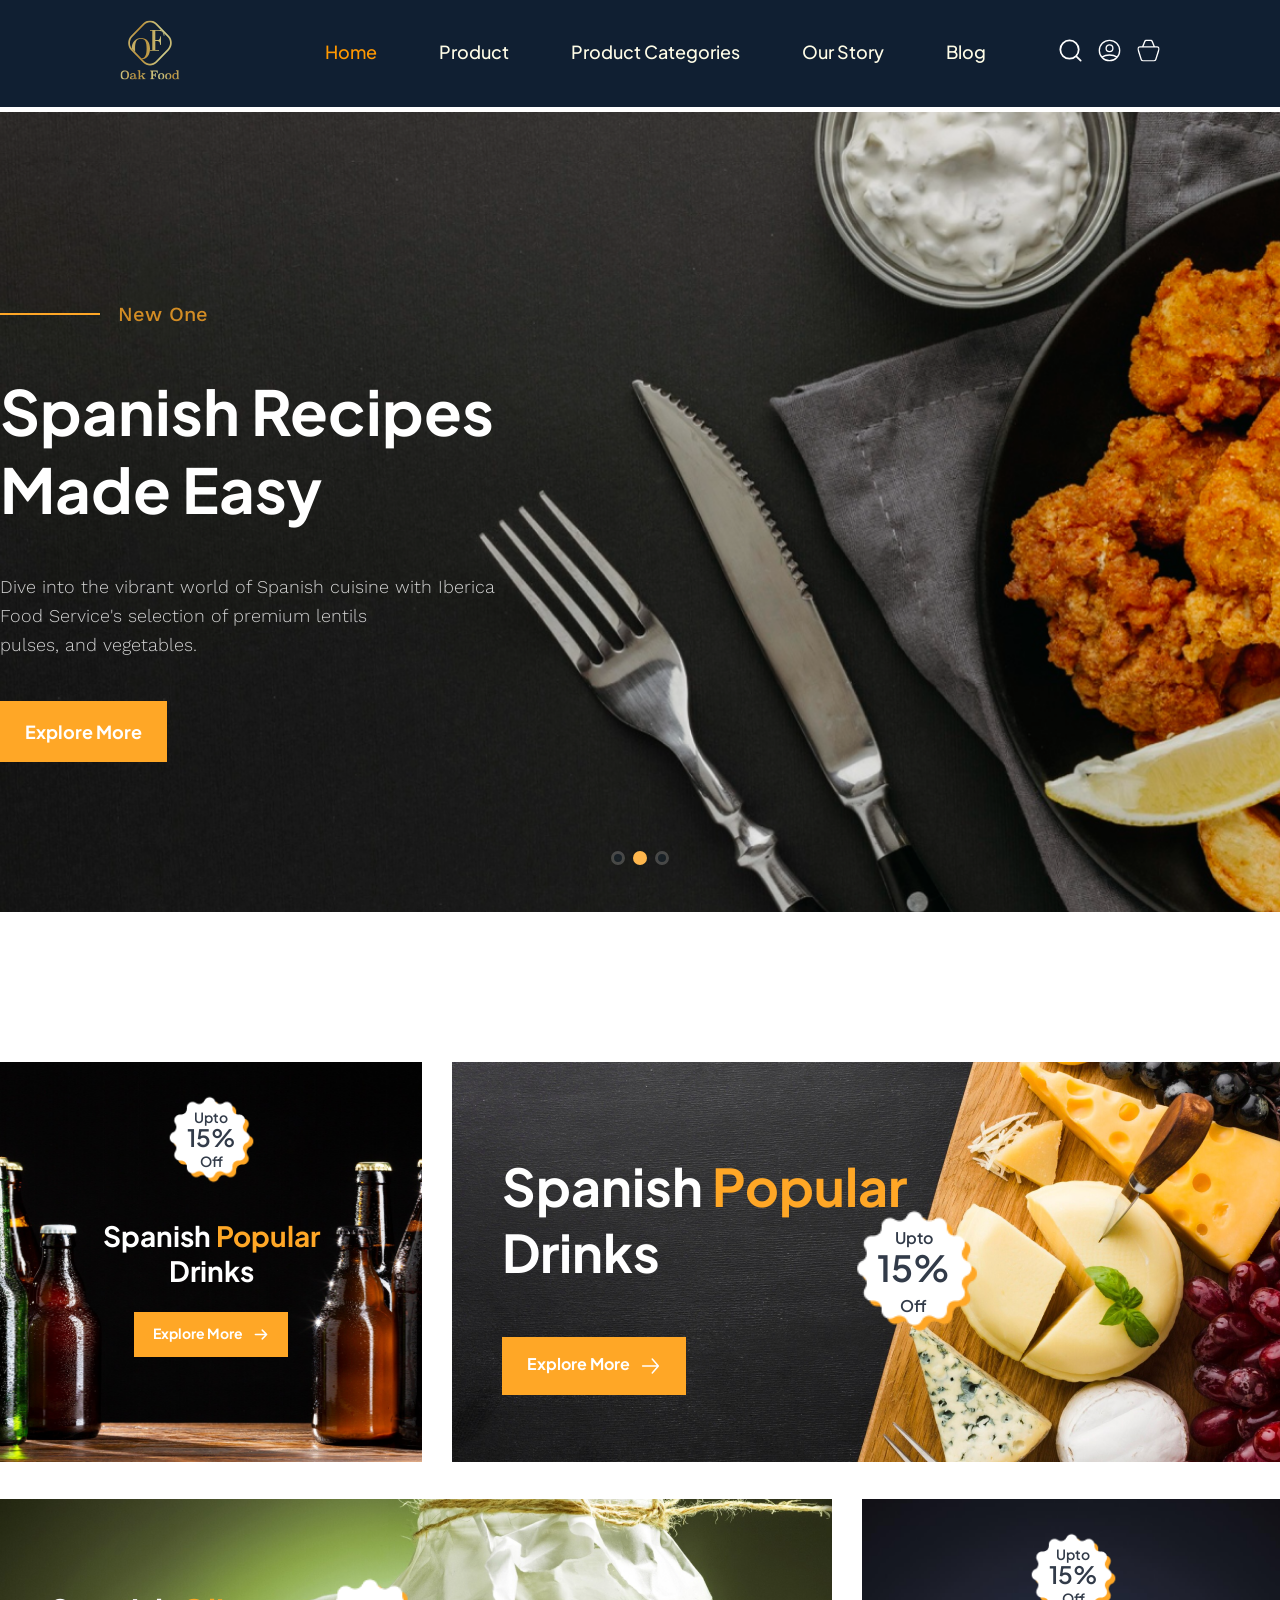
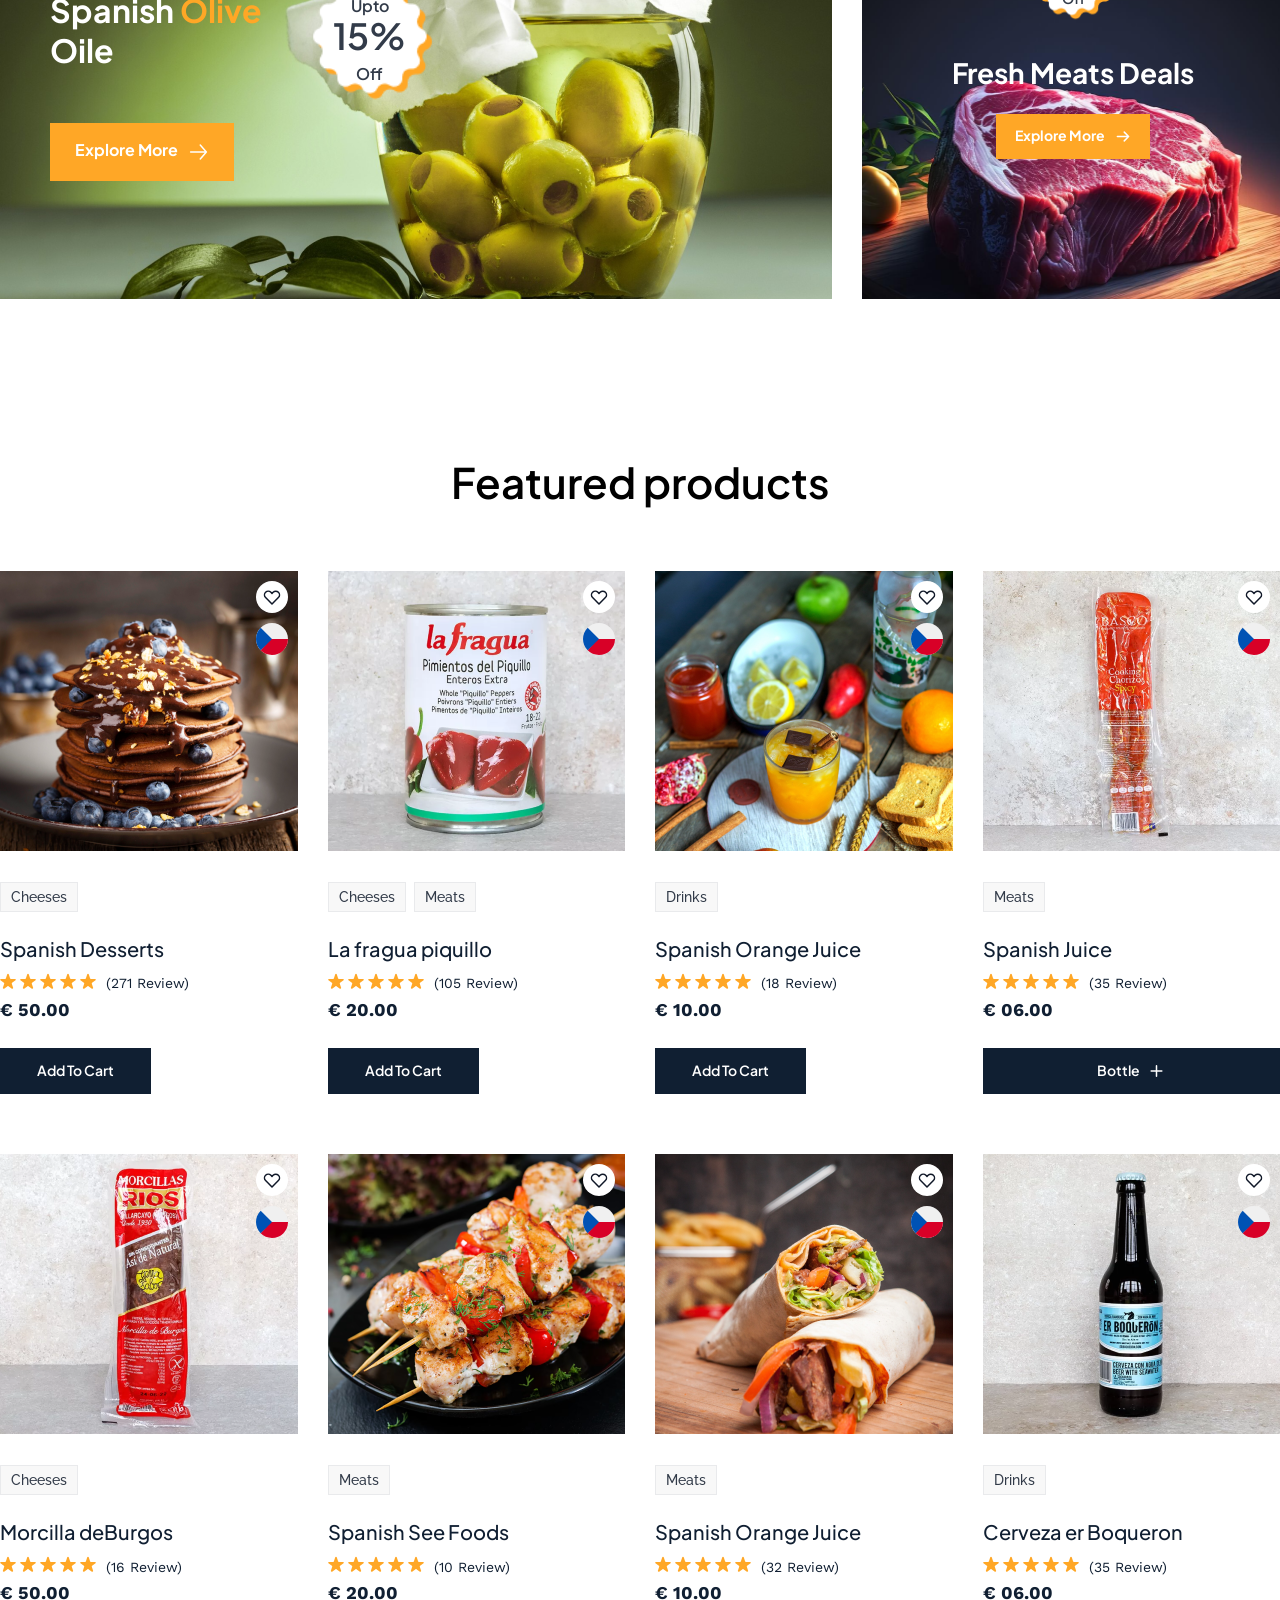
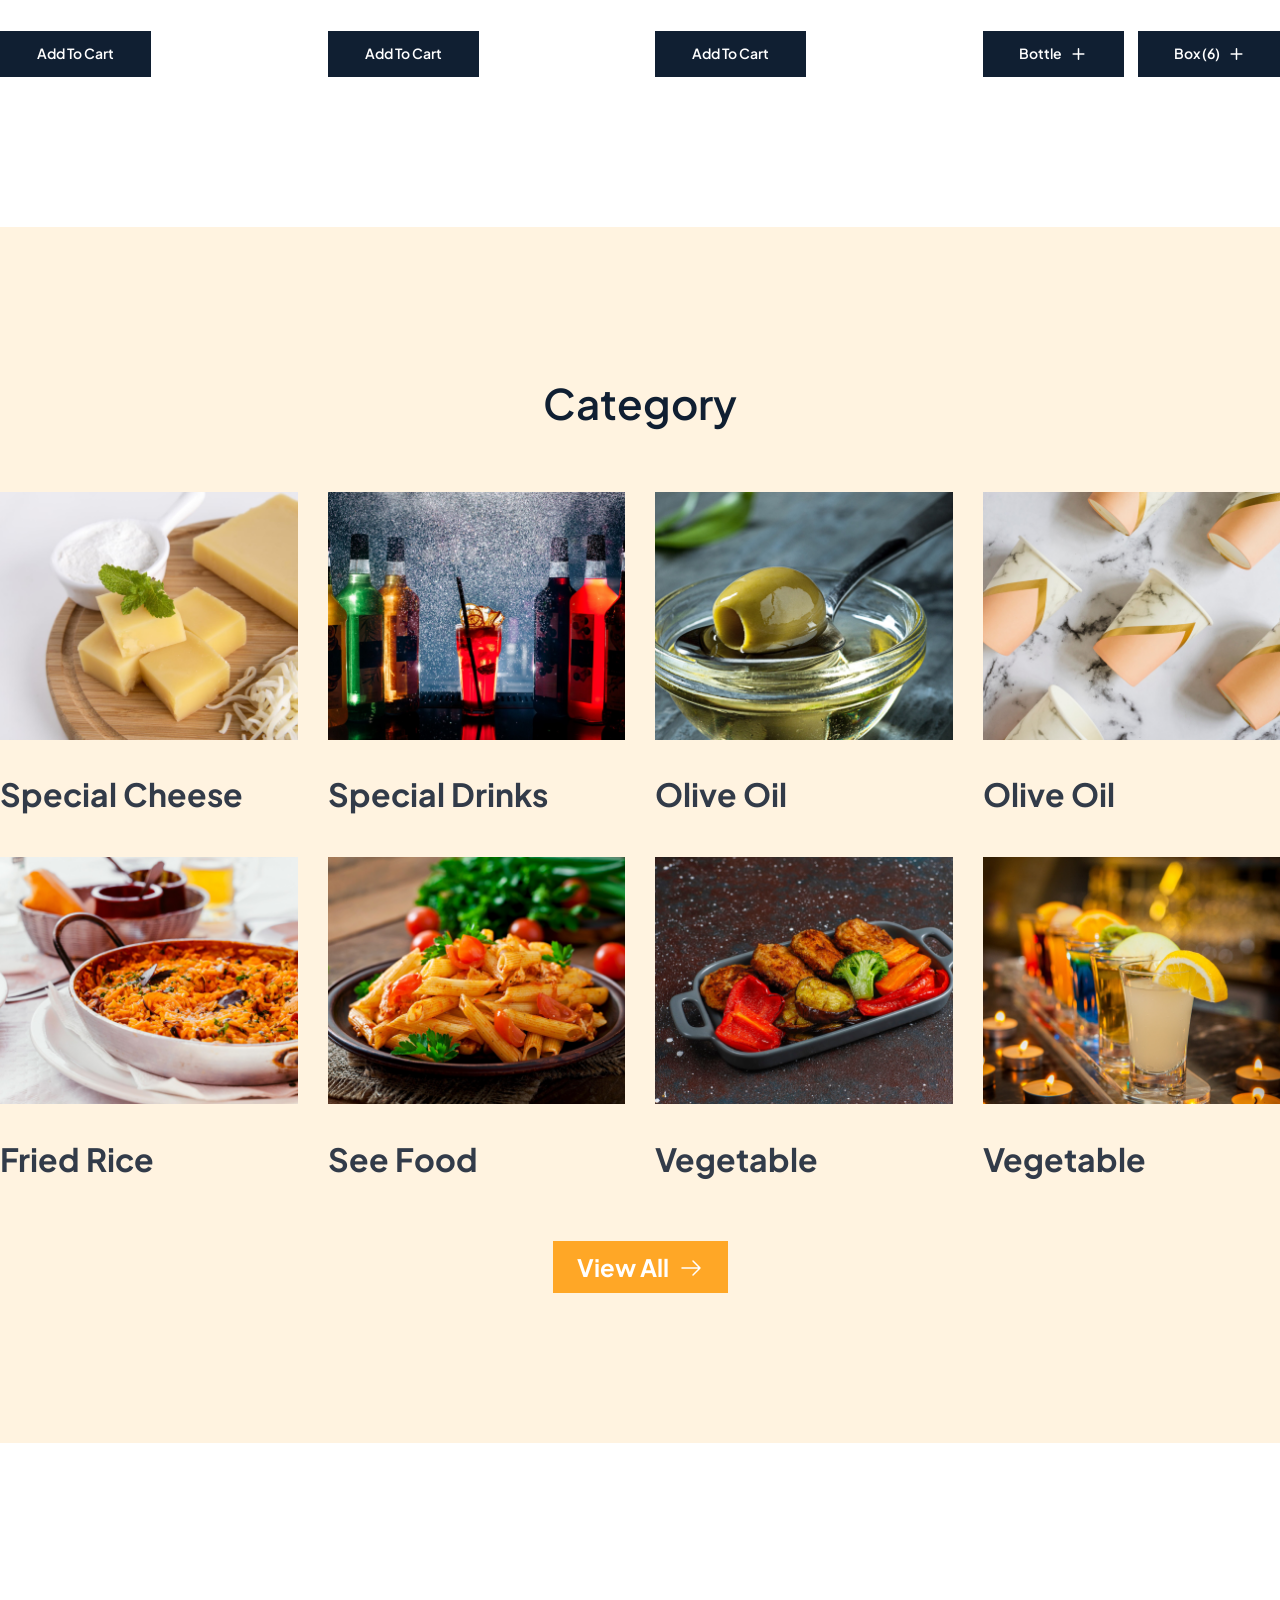
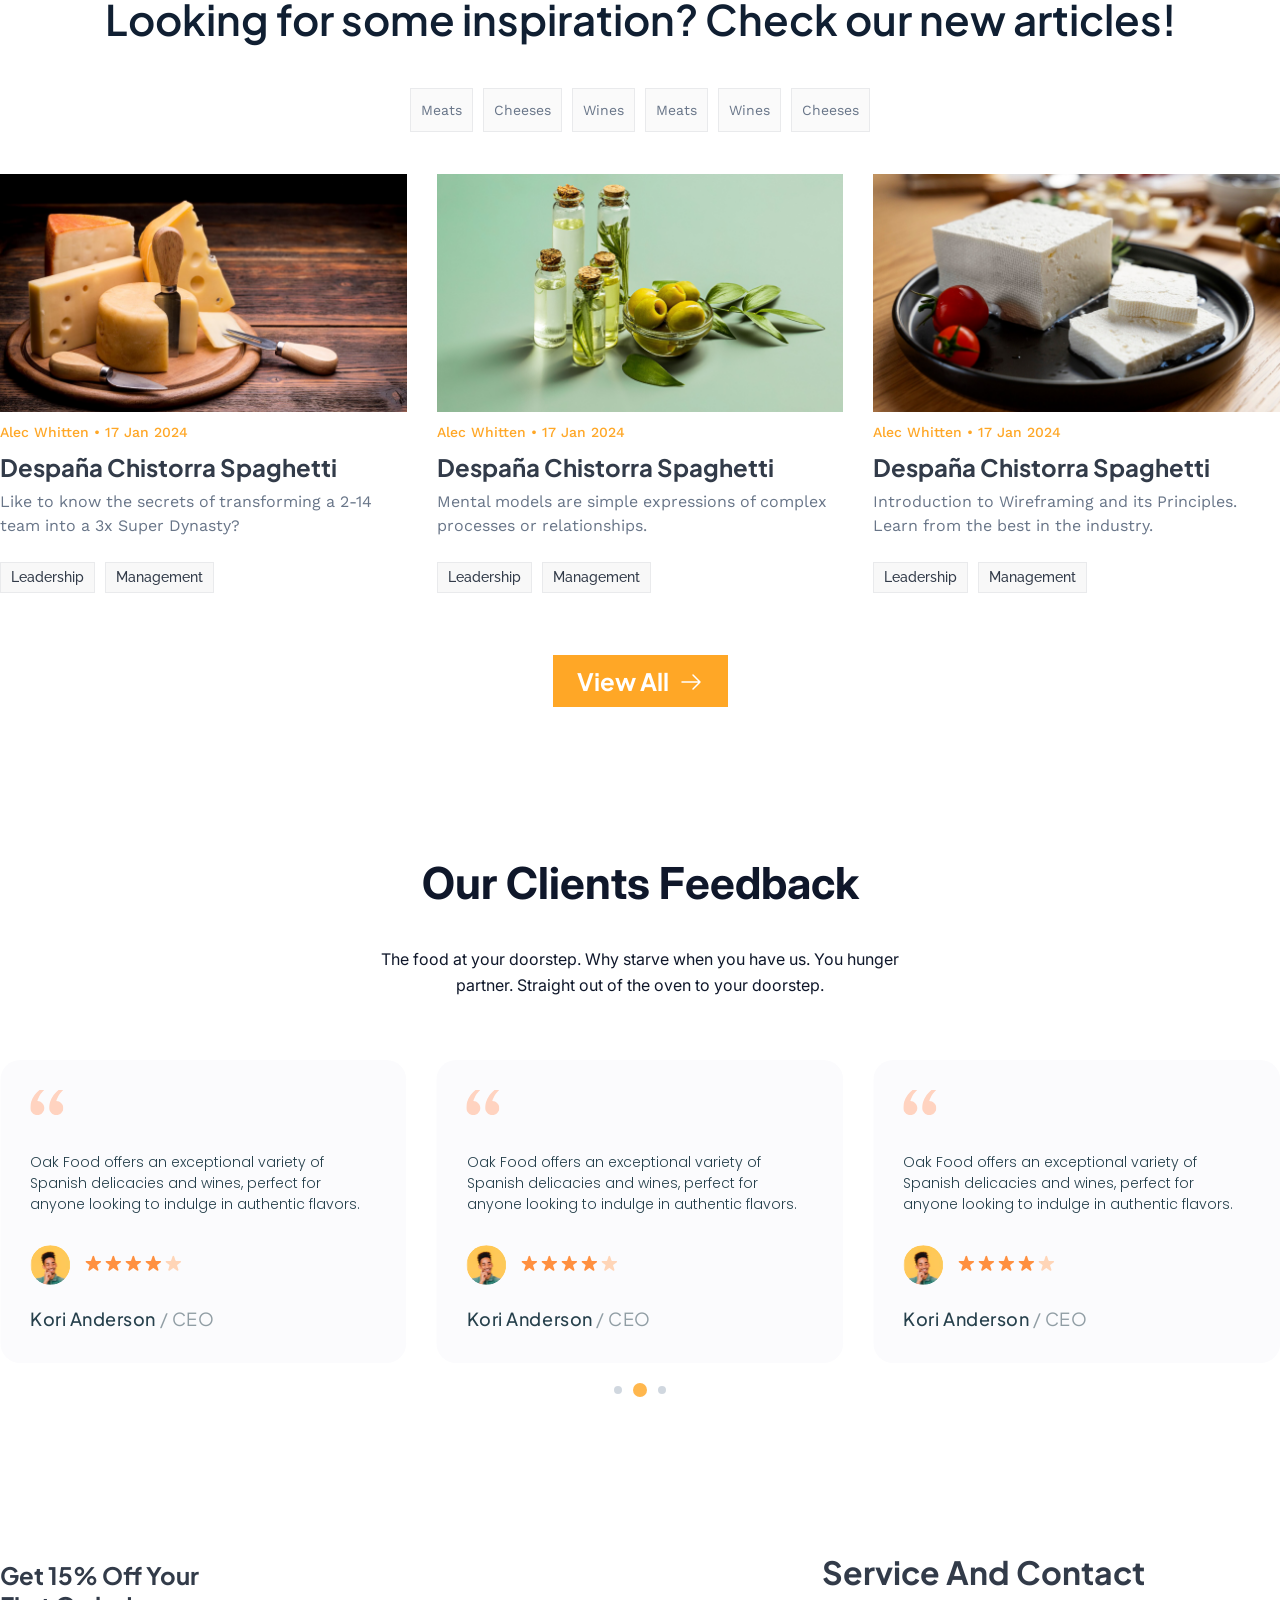
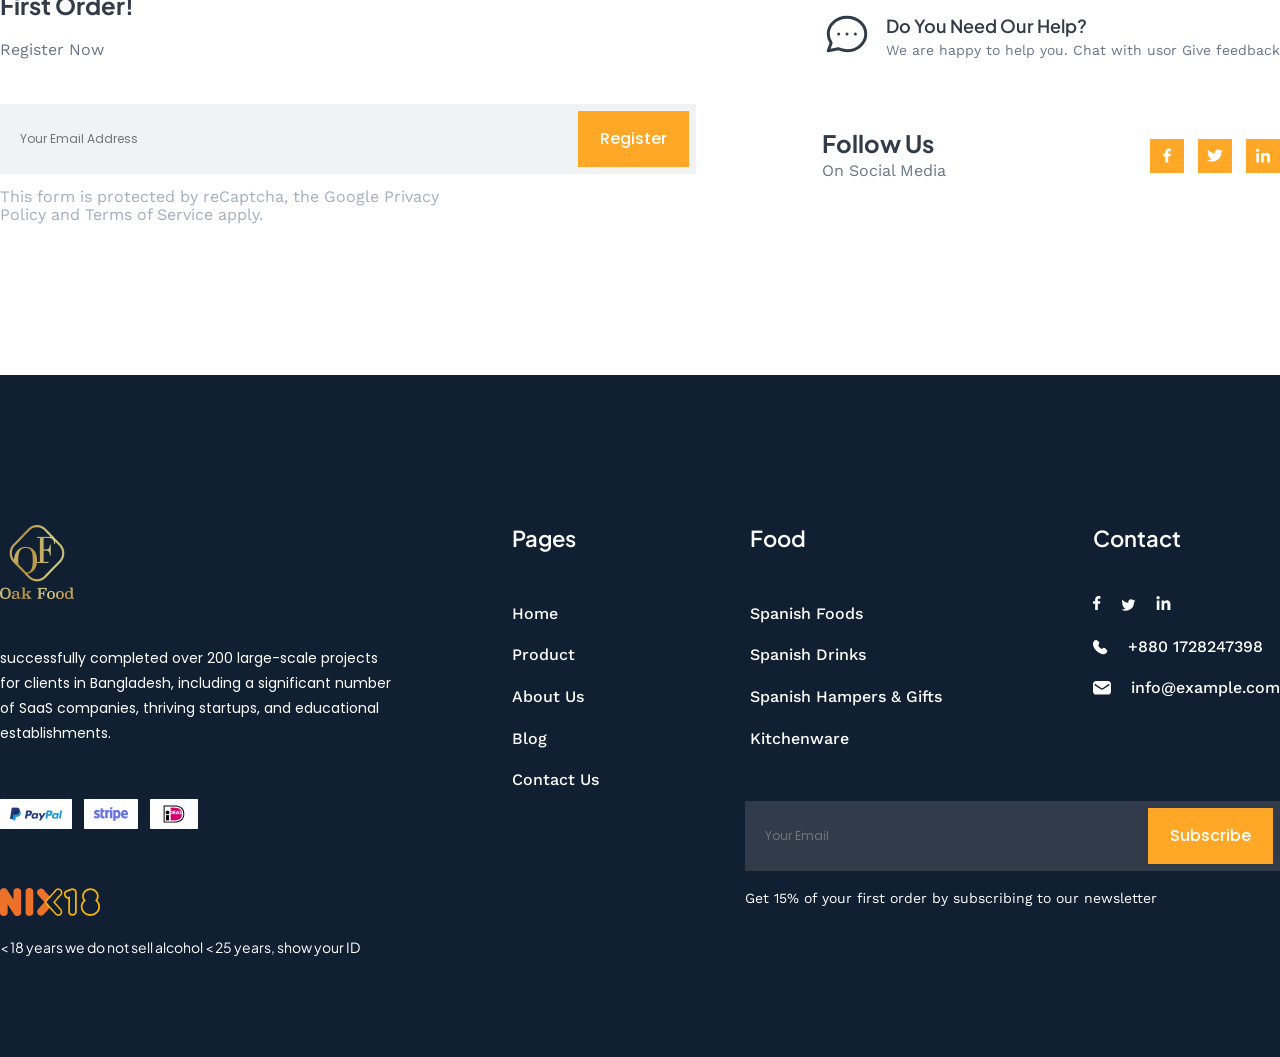
<file: public/html/index.html>
<!DOCTYPE html>
<html lang="en">
<head>
    <meta charset="UTF-8">
    <meta name="viewport" content="width=device-width, initial-scale=1.0">
    <title>oak website</title>
    <!-- swiper-js -->
    <link rel="stylesheet" href="https://cdn.jsdelivr.net/npm/swiper@11/swiper-bundle.min.css"/>
    <!-- swiper-js -->
    <link rel="stylesheet" href="https://cdnjs.cloudflare.com/ajax/libs/font-awesome/6.5.2/css/all.min.css" integrity="sha512-SnH5WK+bZxgPHs44uWIX+LLJAJ9/2PkPKZ5QiAj6Ta86w+fsb2TkcmfRyVX3pBnMFcV7oQPJkl9QevSCWr3W6A==" crossorigin="anonymous" referrerpolicy="no-referrer" />
    <link rel="stylesheet" href="assets/css/style.css">
    <link rel="stylesheet" href="assets/css/responsive.css">
</head>
<body>
    <!-- nav-secion -->
    <div class="header-all">
        <section class="nav-section">
            <div class="nav">
                <a href="#">
                    <img class="logo" width="60px" height="60px" src="assets/img/logo.svg" alt="logo"> 
                </a> 
    
                <input type="checkbox" id="check" name="nav-toggle"> 
                <label for="check">
                    <span class="menu">
                        <img src="assets/img/icon/menu-icon.svg" alt="icon">
                    </span>
                    <span class="menu-close">
                        <img src="assets/img/icon/menu-x.svg" alt="icon">
                    </span>
                </label>
    
                <ul class="nav-list-items">
                    <li>
                        <a class="nav-active" href="#">Home</a>
                    </li>
                    <li>
                        <a href="#">Product</a>
                    </li>
                    <li>
                        <a href="#">Product Categories</a>
                    </li>
                    <li>
                        <a href="#">Our Story</a>
                    </li>
                    <li>
                        <a href="#">Blog</a>
                    </li>
                </ul> 
                <div class="nav-icons">
                    <a href="#">
                        <img width="23px" height="23px" src="assets/img/icon/ser-icon.svg" alt="icon">
                    </a>
                    <a href="#">
                        <img width="23px" height="23px" src="assets/img/icon/user-icon.svg" alt="icon">
                    </a>
                    <a href="#">
                        <img width="23px" height="23px" src="assets/img/icon/in-icon.svg" alt="icon">
                    </a>
                </div>
            </div>
        </section>
        <!-- nav-secion -->
        <!-- hero-section --> 
        <!-- Swiper -->
        <div class="swiper heroSwiper">
            <div class="swiper-wrapper swiper-wrapper-extra">
                <div class="swiper-slide swiper-slide-extra">
                    <!-- hero-section -->
                    <section class="hero-section" style="background-image: url('./assets/img/hero-bg.png');">
                        <div class="container">
                            <div class="hero-all-content">
                                <div class="hero-title">
                                    <div class="dot"></div>
                                    <span>New One</span>
                                </div>
                                <h3>Spanish Recipes
                                    Made Easy
                                </h3>
                                <p>Dive into the vibrant world of Spanish cuisine with Iberica<br>
                                    Food Service's selection of premium lentils<br>
                                    pulses, and vegetables.
                                </p>
                                <a href="#">Explore More</a>   
                            </div>  
                        </div>
                    </section> 
                    <!-- hero-section --> 
                </div>
                
                <div class="swiper-slide swiper-slide-extra">
                    <!-- hero-section -->
                    <section class="hero-section" style="background-image: url('./assets/img/hero-bg-02.png');">
                        <div class="container">
                            <div class="hero-all-content hero-two">
                                <div class="hero-title">
                                    <div class="dot"></div>
                                    <span>New One</span>
                                </div>
                                <h3>Spanish Recipes
                                    Made Easy
                                </h3>
                                <p>Dive into the vibrant world of Spanish cuisine with Iberica<br>
                                    Food Service's selection of premium lentils<br>
                                    pulses, and vegetables.
                                </p>
                                <a href="#">Explore More</a>  
                            </div>  
                        </div>
                    </section>
                    <!-- hero-section -->  
                </div>  
                <div class="swiper-slide swiper-slide-extra">
                    <!-- hero-section -->
                    <section class="hero-section" style="background-image: url('./assets/img/hero-bg-03.png');">
                        <div class="container">
                            <div class="hero-all-content">
                                <div class="hero-special">
                                    <div class="hero-title">
                                        <div class="dot"></div>
                                        <span>New One</span>
                                    </div>
                                    <h3>Spanish Recipes
                                        Made Easy
                                    </h3>
                                </div>
                                <div class="hero-text">
                                    <p>Dive into the vibrant world of Spanish cuisine with Iberica<br>
                                        Food Service's selection of premium lentils<br>
                                        pulses, and vegetables.
                                    </p>
                                    <a href="#">Explore More</a> 
                                </div> 
                            </div>  
                        </div>
                    </section>
                    <!-- hero-section -->  
                </div>  
            </div> 
            <div class="swiper-pagination hero-pagination"></div>
        </div> 
    </div>
    <!-- Swiper JS --> 
    <!-- hero-section -->
    <!-- popular-products -->
    <section class="popular-products">
        <div class="container">
            <div class="popular-all-item">
                <!-- item -->
                <div class="discount-item">
                    <img width="100%" height="400px" src="assets/img/popular-product-01.png" alt="img">
                    <div class="popular-discount">
                        <div class="discount-text">
                            <img src="assets/img/discount-bg.png" alt="img">
                            <div class="discount-offer">
                                <p>Upto<br>
                                    <span>15%</span>
                                    <br>Off 
                                </p>
                            </div>
                        </div>
                        <h3>Spanish <span>Popular</span><br>
                            Drinks
                        </h3>
                        <a href="#"> 
                            <span>Explore More</span>
                            <svg width="16" height="15" viewBox="0 0 16 15" fill="none" xmlns="http://www.w3.org/2000/svg">
                                <path d="M9.25 3.125L13.625 7.5M13.625 7.5L9.25 11.875M13.625 7.5L2.375 7.5" stroke="white" stroke-width="1.5" stroke-linecap="round" stroke-linejoin="round"/>
                            </svg>   
                        </a>
                    </div>
                </div>
                <!-- item -->
                <!-- item -->
                <div class="big-discount-item">
                    <img class="bit-item-img" height="400px" src="assets/img/popular-product-02.png" alt="img">
                    <div class="popular-big-discount">
                        <div class="discount-text big-discount-text">
                            <img class="big-small-bg" src="assets/img/discount-bg.png" alt="img">
                            <img class="big-item-bg" src="assets/img/popular-discount-bg.png" alt="img">
                            <div class="discount-offer discount-big-offer">
                                <p>Upto<br>
                                    <span>15%</span>
                                    <br>Off 
                                </p>
                            </div>
                        </div>
                        <div class="big-discount-text">
                            <h3>Spanish <span>Popular</span><br>
                                Drinks
                            </h3>
                            <a href="#"> 
                                <span>Explore More</span>
                                <svg width="21" height="24" viewBox="0 0 21 24" fill="none" xmlns="http://www.w3.org/2000/svg">
                                    <path d="M12.25 5L18.375 12M18.375 12L12.25 19M18.375 12L2.625 12" stroke="white" stroke-width="1.5" stroke-linecap="round" stroke-linejoin="round"/>
                                </svg>  
                            </a>
                        </div>
                    </div>
                </div>
                <!-- item --> 
            </div>
            <div class="popular-all-bottom-item">
                <!-- item -->
                <div class="big-discount-item big-discount-item-extra">
                    <img height="400px" src="assets/img/popular-product-03.png" alt="img">
                    <div class="popular-big-discount popular-big-discount-extra">
                        <div class="discount-text big-discount-text big-discount-offar">
                            <img class="big-small-bg" src="assets/img/discount-bg.png" alt="img">
                            <img class="big-item-bg" src="assets/img/popular-discount-bg.png" alt="img">
                            <div class="discount-offer discount-big-offer">
                                <p>Upto<br>
                                    <span>15%</span>
                                    <br>Off 
                                </p>
                            </div>
                        </div>
                        <div class="big-discount-text big-discount-text-extra">
                            <h3>Spanish <span>Olive</span><br>
                                Oile
                            </h3>
                            <a href="#"> 
                                <span>Explore More</span>
                                <svg width="21" height="24" viewBox="0 0 21 24" fill="none" xmlns="http://www.w3.org/2000/svg">
                                    <path d="M12.25 5L18.375 12M18.375 12L12.25 19M18.375 12L2.625 12" stroke="white" stroke-width="1.5" stroke-linecap="round" stroke-linejoin="round"/>
                                </svg>   
                            </a>
                        </div>
                    </div>
                </div>
                <!-- item --> 
                <!-- item -->
                <div class="discount-item">
                    <img width="100%" height="400px" src="assets/img/popular-product-04.png" alt="img">
                    <div class="popular-discount">
                        <div class="discount-text">
                            <img src="assets/img/discount-bg.png" alt="img">
                            <div class="discount-offer">
                                <p>Upto<br>
                                    <span>15%</span>
                                    <br>Off 
                                </p>
                            </div>
                        </div>
                        <h3>Fresh Meats Deals</h3>
                        <a href="#"> 
                            <span>Explore More</span>
                            <svg width="16" height="15" viewBox="0 0 16 15" fill="none" xmlns="http://www.w3.org/2000/svg">
                                <path d="M9.25 3.125L13.625 7.5M13.625 7.5L9.25 11.875M13.625 7.5L2.375 7.5" stroke="white" stroke-width="1.5" stroke-linecap="round" stroke-linejoin="round"/>
                            </svg>   
                        </a>
                    </div>
                </div>
                <!-- item --> 
            </div>
        </div>
    </section>
    <!-- popular-products -->
    <!-- featured-products -->
    <section class="featured-section">
        <div class="container">
            <div class="all-featured-item">
                <h3>Featured products</h3>
                <div class="product-items">
                    <!-- item -->
                    <div class="product-card">
                        <div class="product-card-image">
                            <a href="#">
                                <img class="product-img" src="assets/img/dessert-item.png" alt="img">
                            </a>
                            <div class="product-view-icon">
                                <div class="product-card-view">
                                    <img src="assets/img/icon/view-white.png" alt="icon">
                                </div>
                            </div>
                            <div class="product-icon">
                                <div class="heart-icon">
                                    <img src="assets/img/heart-icon.svg" alt="icon">
                                </div>
                                <div class="flag-icon">
                                    <img width="32px" height="32px" src="assets/img/flag-icon.svg" alt="icon">
                                </div>
                            </div> 
                        </div> 
                        <div class="product-card-text">
                            <h4>Cheeses</h4>
                            <h5>Spanish Desserts</h5>
                            <div class="reviews">
                                <div class="stars-iocn">
                                    <img src="assets/img/star-icon.svg" alt="star">
                                    <img src="assets/img/star-icon.svg" alt="star">
                                    <img src="assets/img/star-icon.svg" alt="star">
                                    <img src="assets/img/star-icon.svg" alt="star">
                                    <img src="assets/img/star-icon.svg" alt="star"> 
                                </div>
                                <span>(271 Review)</span>
                            </div>
                            <p>€ 50.00</p>
                            <a href="#" class="card-button">Add To Cart</a>
                        </div>
                    </div>
                    <!-- item -->
                    <!-- item -->
                    <div class="product-card">
                        <div class="product-card-image">
                            <a href="#">
                                <img class="product-img" src="assets/img/la-fargua.png" alt="img">
                            </a>
                            <div class="product-view-icon">
                                <div class="product-card-view">
                                    <img src="assets/img/icon/view-white.png" alt="icon">
                                </div>
                            </div>
                            <div class="product-icon">
                                <div class="heart-icon">
                                    <img src="assets/img/heart-icon.svg" alt="icon">
                                </div>
                                <div class="flag-icon">
                                    <img width="32px" height="32px" src="assets/img/flag-icon.svg" alt="icon">
                                </div>
                            </div> 
                        </div> 
                        <div class="product-card-text">
                            <div class="product-card-two-btn">
                                <h4>Cheeses</h4>
                                <h4>Meats</h4>
                            </div>
                            <h5>La fragua piquillo</h5>
                            <div class="reviews">
                                <div class="stars-iocn">
                                    <img src="assets/img/star-icon.svg" alt="star">
                                    <img src="assets/img/star-icon.svg" alt="star">
                                    <img src="assets/img/star-icon.svg" alt="star">
                                    <img src="assets/img/star-icon.svg" alt="star">
                                    <img src="assets/img/star-icon.svg" alt="star"> 
                                </div>
                                <span>(105 Review)</span>
                            </div>
                            <p>€ 20.00</p>
                            <a href="#" class="card-button">Add To Cart</a>
                        </div>
                    </div>
                    <!-- item -->
                    <!-- item -->
                    <div class="product-card">
                        <div class="product-card-image">
                            <a href="#">
                                <img class="product-img" src="assets/img/spanish-orans.png" alt="img">
                            </a>
                            <div class="product-view-icon">
                                <div class="product-card-view">
                                    <img src="assets/img/icon/view-white.png" alt="icon">
                                </div>
                            </div>
                            <div class="product-icon">
                                <div class="heart-icon">
                                    <img src="assets/img/heart-icon.svg" alt="icon">
                                </div>
                                <div class="flag-icon">
                                    <img width="32px" height="32px" src="assets/img/flag-icon.svg" alt="icon">
                                </div>
                            </div> 
                        </div> 
                        <div class="product-card-text">
                            <h4>Drinks</h4>
                            <h5>Spanish Orange Juice</h5>
                            <div class="reviews">
                                <div class="stars-iocn">
                                    <img src="assets/img/star-icon.svg" alt="star">
                                    <img src="assets/img/star-icon.svg" alt="star">
                                    <img src="assets/img/star-icon.svg" alt="star">
                                    <img src="assets/img/star-icon.svg" alt="star">
                                    <img src="assets/img/star-icon.svg" alt="star"> 
                                </div>
                                <span>(18 Review)</span>
                            </div>
                            <p>€ 10.00</p>
                            <a href="#" class="card-button">Add To Cart</a>
                        </div>
                    </div>
                    <!-- item -->
                    <!-- item -->
                    <div class="product-card product-card-extra">
                        <div class="product-card-image">
                            <a href="#">
                                <img class="product-img" src="assets/img/spanish-juice.png" alt="img">
                            </a>
                            <div class="product-view-icon">
                                <div class="product-card-view">
                                    <img src="assets/img/icon/view-white.png" alt="icon">
                                </div>
                            </div>
                            <div class="product-icon">
                                <div class="heart-icon">
                                    <img src="assets/img/heart-icon.svg" alt="icon">
                                </div>
                                <div class="flag-icon">
                                    <img width="32px" height="32px" src="assets/img/flag-icon.svg" alt="icon">
                                </div>
                            </div> 
                        </div> 
                        <div class="product-card-text">
                            <h4>Meats</h4>
                            <h5>Spanish Juice</h5>
                            <div class="reviews">
                                <div class="stars-iocn">
                                    <img src="assets/img/star-icon.svg" alt="star">
                                    <img src="assets/img/star-icon.svg" alt="star">
                                    <img src="assets/img/star-icon.svg" alt="star">
                                    <img src="assets/img/star-icon.svg" alt="star">
                                    <img src="assets/img/star-icon.svg" alt="star"> 
                                </div>
                                <span>(35 Review)</span>
                            </div>
                            <p>€ 06.00</p>
                            <a href="#" class="card-button bottle-button">Bottle
                                <span class="add-plus-white">
                                    <svg width="17" height="16" viewBox="0 0 17 16" fill="none" xmlns="http://www.w3.org/2000/svg">
                                        <path d="M8.49984 2.66675V13.3334M13.8332 8.00008L3.1665 8.00008" stroke="white" stroke-width="1.5" stroke-linecap="round" stroke-linejoin="round"/>
                                    </svg>
                                </span>
                                <span class="add-plus-black">
                                    <svg width="17" height="16" viewBox="0 0 17 16" fill="#101F32" xmlns="http://www.w3.org/2000/svg">
                                        <path d="M8.49984 2.66675V13.3334M13.8332 8.00008L3.1665 8.00008" stroke="#101F32" stroke-width="1.5" stroke-linecap="round" stroke-linejoin="round"/>
                                    </svg>
                                </span>
                            </a>
                        </div>
                    </div>
                    <!-- item -->
                    <!-- item -->
                    <div class="product-card product-card-bottom">
                        <div class="product-card-image">
                            <a href="#">
                                <img class="product-img" src="assets/img/morcila-deburgos.png" alt="img">
                            </a>
                            <div class="product-view-icon">
                                <div class="product-card-view">
                                    <img src="assets/img/icon/view-white.png" alt="icon">
                                </div>
                            </div>
                            <div class="product-icon">
                                <div class="heart-icon">
                                    <img src="assets/img/heart-icon.svg" alt="icon">
                                </div>
                                <div class="flag-icon">
                                    <img width="32px" height="32px" src="assets/img/flag-icon.svg" alt="icon">
                                </div>
                            </div> 
                        </div> 
                        <div class="product-card-text">
                            <h4>Cheeses</h4>
                            <h5>Morcilla deBurgos</h5>
                            <div class="reviews">
                                <div class="stars-iocn">
                                    <img src="assets/img/star-icon.svg" alt="star">
                                    <img src="assets/img/star-icon.svg" alt="star">
                                    <img src="assets/img/star-icon.svg" alt="star">
                                    <img src="assets/img/star-icon.svg" alt="star">
                                    <img src="assets/img/star-icon.svg" alt="star"> 
                                </div>
                                <span>(16 Review)</span>
                            </div>
                            <p>€ 50.00</p>
                            <a href="#" class="card-button">Add To Cart</a>
                        </div>
                    </div>
                    <!-- item -->
                    <!-- item -->
                    <div class="product-card product-card-bottom">
                        <div class="product-card-image">
                            <a href="#">
                                <img class="product-img" src="assets/img/spnish-see-food.png" alt="img">
                            </a>
                            <div class="product-view-icon">
                                <div class="product-card-view">
                                    <img src="assets/img/icon/view-white.png" alt="icon">
                                </div>
                            </div>
                            <div class="product-icon">
                                <div class="heart-icon">
                                    <img src="assets/img/heart-icon.svg" alt="icon">
                                </div>
                                <div class="flag-icon">
                                    <img width="32px" height="32px" src="assets/img/flag-icon.svg" alt="icon">
                                </div>
                            </div> 
                        </div>
                        <div class="product-card-text">
                            <h4>Meats</h4>
                            <h5>Spanish See Foods</h5>
                            <div class="reviews">
                                <div class="stars-iocn">
                                    <img src="assets/img/star-icon.svg" alt="star">
                                    <img src="assets/img/star-icon.svg" alt="star">
                                    <img src="assets/img/star-icon.svg" alt="star">
                                    <img src="assets/img/star-icon.svg" alt="star">
                                    <img src="assets/img/star-icon.svg" alt="star"> 
                                </div>
                                <span>(10 Review)</span>
                            </div>
                            <p>€ 20.00</p>
                            <a href="#" class="card-button">Add To Cart</a>
                        </div>
                    </div>
                    <!-- item -->
                    <!-- item -->
                    <div class="product-card product-card-bottom">
                        <div class="product-card-image">
                            <a href="#">
                                <img class="product-img" src="assets/img/spanish-orange-juice.png" alt="img">
                            </a>
                            <div class="product-view-icon">
                                <div class="product-card-view">
                                    <img src="assets/img/icon/view-white.png" alt="icon">
                                </div>
                            </div>
                            <div class="product-icon">
                                <div class="heart-icon">
                                    <img src="assets/img/heart-icon.svg" alt="icon">
                                </div>
                                <div class="flag-icon">
                                    <img width="32px" height="32px" src="assets/img/flag-icon.svg" alt="icon">
                                </div>
                            </div> 
                        </div>
                        <div class="product-card-text">
                            <h4>Meats</h4>
                            <h5>Spanish Orange Juice</h5>
                            <div class="reviews">
                                <div class="stars-iocn">
                                    <img src="assets/img/star-icon.svg" alt="star">
                                    <img src="assets/img/star-icon.svg" alt="star">
                                    <img src="assets/img/star-icon.svg" alt="star">
                                    <img src="assets/img/star-icon.svg" alt="star">
                                    <img src="assets/img/star-icon.svg" alt="star"> 
                                </div>
                                <span>(32 Review)</span>
                            </div>
                            <p>€ 10.00</p>
                            <a href="#" class="card-button">Add To Cart</a>
                        </div>
                    </div>
                    <!-- item -->
                    <!-- item -->
                    <div class="product-card product-card-bottom">
                        <div class="product-card-image">
                            <a href="#">
                                <img class="product-img" src="assets/img/cerveza-boqueron.png" alt="img">
                            </a>
                            <div class="product-view-icon">
                                <div class="product-card-view">
                                    <img src="assets/img/icon/view-white.png" alt="icon">
                                </div>
                            </div>
                            <div class="product-icon">
                                <div class="heart-icon">
                                    <img src="assets/img/heart-icon.svg" alt="icon">
                                </div>
                                <div class="flag-icon">
                                    <img width="32px" height="32px" src="assets/img/flag-icon.svg" alt="icon">
                                </div>
                            </div> 
                        </div>
                        <div class="product-card-text">
                            <h4>Drinks</h4>
                            <h5>Cerveza er Boqueron</h5>
                            <div class="reviews">
                                <div class="stars-iocn">
                                    <img src="assets/img/star-icon.svg" alt="star">
                                    <img src="assets/img/star-icon.svg" alt="star">
                                    <img src="assets/img/star-icon.svg" alt="star">
                                    <img src="assets/img/star-icon.svg" alt="star">
                                    <img src="assets/img/star-icon.svg" alt="star"> 
                                </div>
                                <span>(35 Review)</span>
                            </div>
                            <p>€ 06.00</p>
                            <div class="bottle-tow-button">
                                <a href="#" class="card-button bottle-button">Bottle
                                    <span class="add-plus-white">
                                        <svg width="17" height="16" viewBox="0 0 17 16" fill="none" xmlns="http://www.w3.org/2000/svg">
                                            <path d="M8.49984 2.66675V13.3334M13.8332 8.00008L3.1665 8.00008" stroke="white" stroke-width="1.5" stroke-linecap="round" stroke-linejoin="round"/>
                                        </svg>
                                    </span>
                                    <span class="add-plus-black">
                                        <svg width="17" height="16" viewBox="0 0 17 16" fill="#101F32" xmlns="http://www.w3.org/2000/svg">
                                            <path d="M8.49984 2.66675V13.3334M13.8332 8.00008L3.1665 8.00008" stroke="#101F32" stroke-width="1.5" stroke-linecap="round" stroke-linejoin="round"/>
                                        </svg>
                                    </span>
                                </a>
                                <a href="#" class="card-button bottle-button">Box (6)
                                    <span class="add-plus-white">
                                        <svg width="17" height="16" viewBox="0 0 17 16" fill="none" xmlns="http://www.w3.org/2000/svg">
                                            <path d="M8.49984 2.66675V13.3334M13.8332 8.00008L3.1665 8.00008" stroke="white" stroke-width="1.5" stroke-linecap="round" stroke-linejoin="round"/>
                                        </svg>
                                    </span>
                                    <span class="add-plus-black">
                                        <svg width="17" height="16" viewBox="0 0 17 16" fill="#101F32" xmlns="http://www.w3.org/2000/svg">
                                            <path d="M8.49984 2.66675V13.3334M13.8332 8.00008L3.1665 8.00008" stroke="#101F32" stroke-width="1.5" stroke-linecap="round" stroke-linejoin="round"/>
                                        </svg>
                                    </span>
                                </a>
                            </div>
                        </div>
                    </div>
                    <!-- item -->
                </div>
            </div>
        </div>
    </section>
    <!-- featured-products -->
    <!-- category-section -->
    <section class="category-section">
        <div class="container">
            <div class="category-all-content">
                <h3>Category</h3>

                <div class="category-items">
                    <div class="category-card">
                        <div class="category-img">
                            <a href="#">
                                <img src="assets/img/category-img-01.png" alt="img"> 
                            </a>
                        </div>
                        <p>Special Cheese</p>
                    </div>
                    <div class="category-card"> 
                        <div class="category-img">
                            <a href="#">
                                <img src="assets/img/category-img-02.png" alt="img"> 
                            </a>
                        </div> 
                        <p>Special Drinks</p>
                    </div>
                    <div class="category-card">
                        <div class="category-img">
                            <a href="#">
                                <img src="assets/img/category-img-03.png" alt="img"> 
                            </a>
                        </div>  
                        <p>Olive Oil</p>
                    </div>
                    <div class="category-card">
                        <div class="category-img">
                            <a href="#">
                                <img src="assets/img/category-img-04.png" alt="img"> 
                            </a>
                        </div>  
                        <p>Olive Oil</p>
                    </div>
                    <div class="category-card category-bottom-item">
                        <div class="category-img">
                            <a href="#">
                                <img src="assets/img/category-img-05.png" alt="img"> 
                            </a>
                        </div>   
                        <p>Fried Rice</p>
                    </div>
                    <div class="category-card category-bottom-item">
                        <div class="category-img">
                            <a href="#">
                                <img src="assets/img/category-img-06.png" alt="img"> 
                            </a>
                        </div>    
                        <p>See Food</p>
                    </div>
                    <div class="category-card category-bottom-item">
                        <div class="category-img">
                            <a href="#">
                                <img src="assets/img/category-img-07.png" alt="img"> 
                            </a>
                        </div>  
                        <p>Vegetable</p>
                    </div>
                    <div class="category-card category-bottom-item">
                        <div class="category-img">
                            <a href="#">
                                <img src="assets/img/category-img-08.png" alt="img"> 
                            </a>
                        </div>  
                        <p>Vegetable</p>
                    </div>
                </div>
                <div class="category-button">
                    <a href="#">
                        View All
                        <span>
                            <svg width="24" height="24" viewBox="0 0 24 24" fill="none" xmlns="http://www.w3.org/2000/svg">
                            <path d="M14 5L21 12M21 12L14 19M21 12L3 12" stroke="white" stroke-width="1.5" stroke-linecap="round" stroke-linejoin="round"/>
                            </svg>
                        </span>
                    </a>
                </div>
            </div>
        </div>
    </section>
    <!-- category-section -->
    <!-- special-project -->
    <div class="special-product">
        <div class="container">
            <div class="special-all-item">
                <h3>Looking for some inspiration? Check our new articles!</h3>
                <div class="product-list-text">
                    <ul>
                        <li>
                            <a href="#">Meats</a>
                        </li>
                        <li>
                            <a href="#">Cheeses</a>
                        </li>
                        <li>
                            <a href="#">Wines</a>
                        </li>
                        <li>
                            <a href="#">Meats</a>
                        </li>
                        <li>
                            <a href="#">Wines</a>
                        </li>
                        <li>
                            <a href="#">Cheeses</a>
                        </li> 
                    </ul>
                </div>
                <div class="special-food">
                    <!-- item -->
                    <div class="special-food-img">
                        <div class="special-product-img">
                            <a href="#">
                                <img src="assets/img/spacial-produt-01.png" alt="img">
                            </a>
                        </div>
                        <div class="special-food-text">
                            <span>Alec Whitten • 17 Jan 2024</span>
                            <h3>Despaña Chistorra Spaghetti</h3>
                            <p>Like to know the secrets of transforming a 2-14 team into a 3x Super Dynasty?</p>
                            <div class="special-two-button">
                                <a href="#">Leadership</a>
                                <a href="#">Management</a> 
                            </div>
                        </div>
                    </div>
                    <!-- item -->
                    <!-- item -->
                    <div class="special-food-img">
                        <div class="special-product-img">
                            <a href="#">
                                <img src="assets/img/spacial-produt-02.png" alt="img">
                            </a>
                        </div> 
                        <div class="special-food-text">
                            <span>Alec Whitten • 17 Jan 2024</span>
                            <h3>Despaña Chistorra Spaghetti</h3>
                            <p>Mental models are simple expressions of complex processes or relationships.</p>
                            <div class="special-two-button">
                                <a href="#">Leadership</a>
                                <a href="#">Management</a> 
                            </div>
                        </div>
                    </div>
                    <!-- item -->
                    <!-- item -->
                    <div class="special-food-img">
                        <div class="special-product-img">
                            <a href="#">
                                <img src="assets/img/spacial-produt-03.png" alt="img">
                            </a>
                        </div>  
                        <div class="special-food-text">
                            <span>Alec Whitten • 17 Jan 2024</span>
                            <h3>Despaña Chistorra Spaghetti</h3>
                            <p>Introduction to Wireframing and its Principles. Learn from the best in the industry.</p>
                            <div class="special-two-button">
                                <a href="#">Leadership</a>
                                <a href="#">Management</a> 
                            </div>
                        </div>
                    </div>
                    <!-- item -->
                </div>
                <div class="category-button">
                    <a href="#">
                        View All
                        <span>
                            <svg width="24" height="24" viewBox="0 0 24 24" fill="none" xmlns="http://www.w3.org/2000/svg">
                            <path d="M14 5L21 12M21 12L14 19M21 12L3 12" stroke="white" stroke-width="1.5" stroke-linecap="round" stroke-linejoin="round"/>
                            </svg>
                        </span>
                    </a>
                </div>
            </div>
        </div>
    </div>
    <!-- special-project -->
    <!-- client-feedback-section -->
    <section class="client-feedback">
        <div class="container">
            <div class="client-feedback-content">
                <h3>Our Clients Feedback</h3>
                <p>The food at your doorstep. Why starve when you have us. You hunger<br>partner. Straight out of the oven to your doorstep.</p>
                
                <!-- swiper-js -->  
                <div class="swiper swiperReview">
                    <div class="swiper-wrapper swiper-extra">
                        <div class="swiper-slide">
                            <!-- item -->
                            <div class="client-review">
                                <span><svg width="33" height="25" viewBox="0 0 33 25" fill="none" xmlns="http://www.w3.org/2000/svg">
                                    <path id="&#226;&#128;&#156;" d="M25.9704 25C24.0178 25 22.358 24.3243 20.9911 22.973C19.6243 21.6216 18.9408 19.9807 18.9408 18.0502C18.9408 17.7284 18.9734 16.9884 19.0385 15.8301C19.1035 14.6075 19.3965 13.1596 19.9172 11.4865C20.503 9.81339 21.4142 7.97941 22.6509 5.98456C23.9527 3.92535 25.8077 1.9305 28.216 0H32.8047C31.503 1.287 30.3965 2.574 29.4852 3.861C28.6391 5.14801 27.9231 6.33848 27.3373 7.43243C26.6864 8.65508 26.2308 9.87774 25.9704 11.1004C27.9231 11.1004 29.5828 11.7761 30.9497 13.1274C32.3166 14.4788 33 16.1197 33 18.0502C33 19.9807 32.3166 21.6216 30.9497 22.973C29.5828 24.3243 27.9231 25 25.9704 25ZM7.02959 25C5.07692 25 3.41716 24.3243 2.0503 22.973C0.683432 21.6216 0 19.9807 0 18.0502C0 17.7284 0.0325444 16.9884 0.0976331 15.8301C0.162722 14.6075 0.455621 13.1596 0.976331 11.4865C1.49704 9.81339 2.37574 7.97941 3.61243 5.98456C4.9142 3.92535 6.76923 1.9305 9.17752 0H13.7663C12.4645 1.287 11.358 2.574 10.4467 3.861C9.60059 5.14801 8.91716 6.33848 8.39645 7.43243C7.74556 8.65508 7.28994 9.87774 7.02959 11.1004C8.98225 11.1004 10.6095 11.7761 11.9112 13.1274C13.2781 14.4788 13.9615 16.1197 13.9615 18.0502C13.9615 19.9807 13.2781 21.6216 11.9112 22.973C10.6095 24.3243 8.98225 25 7.02959 25Z" fill="#FFD3C0"/>
                                    </svg>
                                </span>
                              
                                <p>Oak Food offers an exceptional variety of Spanish delicacies and wines, perfect for anyone looking to indulge in authentic flavors.</p>
                              
                                <div class="review-man">
                                  <img src="assets/img/review-man.svg" alt="img">
                                  <div class="review-star">
                                      <span>
                                          <svg width="16" height="16" viewBox="0 0 16 16" fill="none" xmlns="http://www.w3.org/2000/svg">
                                          <path d="M7.23915 1.34164C7.47864 0.604591 8.52136 0.604592 8.76085 1.34164L10.0655 5.35704C10.1726 5.68666 10.4798 5.90983 10.8264 5.90983H15.0484C15.8234 5.90983 16.1456 6.90152 15.5186 7.35704L12.1029 9.8387C11.8226 10.0424 11.7052 10.4035 11.8123 10.7331L13.117 14.7485C13.3565 15.4856 12.5129 16.0985 11.8859 15.643L8.47023 13.1613C8.18984 12.9576 7.81016 12.9576 7.52977 13.1613L4.11407 15.643C3.48709 16.0985 2.64351 15.4856 2.88299 14.7485L4.18768 10.7331C4.29478 10.4035 4.17745 10.0424 3.89706 9.8387L0.481353 7.35704C-0.145618 6.90152 0.176603 5.90983 0.951581 5.90983H5.17363C5.52021 5.90983 5.82737 5.68666 5.93447 5.35704L7.23915 1.34164Z" fill="#FF9040"/>
                                          </svg>
                                      </span>
                                      <span>
                                          <svg width="16" height="16" viewBox="0 0 16 16" fill="none" xmlns="http://www.w3.org/2000/svg">
                                          <path d="M7.23915 1.34164C7.47864 0.604591 8.52136 0.604592 8.76085 1.34164L10.0655 5.35704C10.1726 5.68666 10.4798 5.90983 10.8264 5.90983H15.0484C15.8234 5.90983 16.1456 6.90152 15.5186 7.35704L12.1029 9.8387C11.8226 10.0424 11.7052 10.4035 11.8123 10.7331L13.117 14.7485C13.3565 15.4856 12.5129 16.0985 11.8859 15.643L8.47023 13.1613C8.18984 12.9576 7.81016 12.9576 7.52977 13.1613L4.11407 15.643C3.48709 16.0985 2.64351 15.4856 2.88299 14.7485L4.18768 10.7331C4.29478 10.4035 4.17745 10.0424 3.89706 9.8387L0.481353 7.35704C-0.145618 6.90152 0.176603 5.90983 0.951581 5.90983H5.17363C5.52021 5.90983 5.82737 5.68666 5.93447 5.35704L7.23915 1.34164Z" fill="#FF9040"/>
                                          </svg>
                                      </span>
                                      <span>
                                          <svg width="16" height="16" viewBox="0 0 16 16" fill="none" xmlns="http://www.w3.org/2000/svg">
                                          <path d="M7.23915 1.34164C7.47864 0.604591 8.52136 0.604592 8.76085 1.34164L10.0655 5.35704C10.1726 5.68666 10.4798 5.90983 10.8264 5.90983H15.0484C15.8234 5.90983 16.1456 6.90152 15.5186 7.35704L12.1029 9.8387C11.8226 10.0424 11.7052 10.4035 11.8123 10.7331L13.117 14.7485C13.3565 15.4856 12.5129 16.0985 11.8859 15.643L8.47023 13.1613C8.18984 12.9576 7.81016 12.9576 7.52977 13.1613L4.11407 15.643C3.48709 16.0985 2.64351 15.4856 2.88299 14.7485L4.18768 10.7331C4.29478 10.4035 4.17745 10.0424 3.89706 9.8387L0.481353 7.35704C-0.145618 6.90152 0.176603 5.90983 0.951581 5.90983H5.17363C5.52021 5.90983 5.82737 5.68666 5.93447 5.35704L7.23915 1.34164Z" fill="#FF9040"/>
                                          </svg>
                                      </span>
                                      <span>
                                          <svg width="16" height="16" viewBox="0 0 16 16" fill="none" xmlns="http://www.w3.org/2000/svg">
                                          <path d="M7.23915 1.34164C7.47864 0.604591 8.52136 0.604592 8.76085 1.34164L10.0655 5.35704C10.1726 5.68666 10.4798 5.90983 10.8264 5.90983H15.0484C15.8234 5.90983 16.1456 6.90152 15.5186 7.35704L12.1029 9.8387C11.8226 10.0424 11.7052 10.4035 11.8123 10.7331L13.117 14.7485C13.3565 15.4856 12.5129 16.0985 11.8859 15.643L8.47023 13.1613C8.18984 12.9576 7.81016 12.9576 7.52977 13.1613L4.11407 15.643C3.48709 16.0985 2.64351 15.4856 2.88299 14.7485L4.18768 10.7331C4.29478 10.4035 4.17745 10.0424 3.89706 9.8387L0.481353 7.35704C-0.145618 6.90152 0.176603 5.90983 0.951581 5.90983H5.17363C5.52021 5.90983 5.82737 5.68666 5.93447 5.35704L7.23915 1.34164Z" fill="#FF9040"/>
                                          </svg>
                                      </span>
                                      <span>
                                          <svg width="16" height="16" viewBox="0 0 16 16" fill="none" xmlns="http://www.w3.org/2000/svg">
                                              <path d="M7.23915 1.34164C7.47864 0.604591 8.52136 0.604592 8.76085 1.34164L10.0655 5.35704C10.1726 5.68666 10.4798 5.90983 10.8264 5.90983H15.0484C15.8234 5.90983 16.1456 6.90152 15.5186 7.35704L12.1029 9.8387C11.8226 10.0424 11.7052 10.4035 11.8123 10.7331L13.117 14.7485C13.3565 15.4856 12.5129 16.0985 11.8859 15.643L8.47023 13.1613C8.18984 12.9576 7.81016 12.9576 7.52977 13.1613L4.11407 15.643C3.48709 16.0985 2.64351 15.4856 2.88299 14.7485L4.18768 10.7331C4.29478 10.4035 4.17745 10.0424 3.89706 9.8387L0.481353 7.35704C-0.145618 6.90152 0.176603 5.90983 0.951581 5.90983H5.17363C5.52021 5.90983 5.82737 5.68666 5.93447 5.35704L7.23915 1.34164Z" fill="#FFD5B7"/>
                                          </svg>
                                      </span>
                                  </div> 
                                </div>
                                <h5>Kori Anderson <span>/ CEO</span></h5>
                            </div> 
                            <!-- item -->
                        </div>
                        <div class="swiper-slide">
                            <!-- item -->
                            <div class="client-review">
                                <span><svg width="33" height="25" viewBox="0 0 33 25" fill="none" xmlns="http://www.w3.org/2000/svg">
                                    <path id="&#226;&#128;&#156;" d="M25.9704 25C24.0178 25 22.358 24.3243 20.9911 22.973C19.6243 21.6216 18.9408 19.9807 18.9408 18.0502C18.9408 17.7284 18.9734 16.9884 19.0385 15.8301C19.1035 14.6075 19.3965 13.1596 19.9172 11.4865C20.503 9.81339 21.4142 7.97941 22.6509 5.98456C23.9527 3.92535 25.8077 1.9305 28.216 0H32.8047C31.503 1.287 30.3965 2.574 29.4852 3.861C28.6391 5.14801 27.9231 6.33848 27.3373 7.43243C26.6864 8.65508 26.2308 9.87774 25.9704 11.1004C27.9231 11.1004 29.5828 11.7761 30.9497 13.1274C32.3166 14.4788 33 16.1197 33 18.0502C33 19.9807 32.3166 21.6216 30.9497 22.973C29.5828 24.3243 27.9231 25 25.9704 25ZM7.02959 25C5.07692 25 3.41716 24.3243 2.0503 22.973C0.683432 21.6216 0 19.9807 0 18.0502C0 17.7284 0.0325444 16.9884 0.0976331 15.8301C0.162722 14.6075 0.455621 13.1596 0.976331 11.4865C1.49704 9.81339 2.37574 7.97941 3.61243 5.98456C4.9142 3.92535 6.76923 1.9305 9.17752 0H13.7663C12.4645 1.287 11.358 2.574 10.4467 3.861C9.60059 5.14801 8.91716 6.33848 8.39645 7.43243C7.74556 8.65508 7.28994 9.87774 7.02959 11.1004C8.98225 11.1004 10.6095 11.7761 11.9112 13.1274C13.2781 14.4788 13.9615 16.1197 13.9615 18.0502C13.9615 19.9807 13.2781 21.6216 11.9112 22.973C10.6095 24.3243 8.98225 25 7.02959 25Z" fill="#FFD3C0"/>
                                    </svg>
                                </span> 
                                <p>Oak Food offers an exceptional variety of Spanish delicacies and wines, perfect for anyone looking to indulge in authentic flavors.</p>
                            
                                <div class="review-man">
                                    <img src="assets/img/review-man.svg" alt="img">
                                    <div class="review-star">
                                        <span>
                                            <svg width="16" height="16" viewBox="0 0 16 16" fill="none" xmlns="http://www.w3.org/2000/svg">
                                            <path d="M7.23915 1.34164C7.47864 0.604591 8.52136 0.604592 8.76085 1.34164L10.0655 5.35704C10.1726 5.68666 10.4798 5.90983 10.8264 5.90983H15.0484C15.8234 5.90983 16.1456 6.90152 15.5186 7.35704L12.1029 9.8387C11.8226 10.0424 11.7052 10.4035 11.8123 10.7331L13.117 14.7485C13.3565 15.4856 12.5129 16.0985 11.8859 15.643L8.47023 13.1613C8.18984 12.9576 7.81016 12.9576 7.52977 13.1613L4.11407 15.643C3.48709 16.0985 2.64351 15.4856 2.88299 14.7485L4.18768 10.7331C4.29478 10.4035 4.17745 10.0424 3.89706 9.8387L0.481353 7.35704C-0.145618 6.90152 0.176603 5.90983 0.951581 5.90983H5.17363C5.52021 5.90983 5.82737 5.68666 5.93447 5.35704L7.23915 1.34164Z" fill="#FF9040"/>
                                            </svg>
                                        </span>
                                        <span>
                                            <svg width="16" height="16" viewBox="0 0 16 16" fill="none" xmlns="http://www.w3.org/2000/svg">
                                            <path d="M7.23915 1.34164C7.47864 0.604591 8.52136 0.604592 8.76085 1.34164L10.0655 5.35704C10.1726 5.68666 10.4798 5.90983 10.8264 5.90983H15.0484C15.8234 5.90983 16.1456 6.90152 15.5186 7.35704L12.1029 9.8387C11.8226 10.0424 11.7052 10.4035 11.8123 10.7331L13.117 14.7485C13.3565 15.4856 12.5129 16.0985 11.8859 15.643L8.47023 13.1613C8.18984 12.9576 7.81016 12.9576 7.52977 13.1613L4.11407 15.643C3.48709 16.0985 2.64351 15.4856 2.88299 14.7485L4.18768 10.7331C4.29478 10.4035 4.17745 10.0424 3.89706 9.8387L0.481353 7.35704C-0.145618 6.90152 0.176603 5.90983 0.951581 5.90983H5.17363C5.52021 5.90983 5.82737 5.68666 5.93447 5.35704L7.23915 1.34164Z" fill="#FF9040"/>
                                            </svg>
                                        </span>
                                        <span>
                                            <svg width="16" height="16" viewBox="0 0 16 16" fill="none" xmlns="http://www.w3.org/2000/svg">
                                            <path d="M7.23915 1.34164C7.47864 0.604591 8.52136 0.604592 8.76085 1.34164L10.0655 5.35704C10.1726 5.68666 10.4798 5.90983 10.8264 5.90983H15.0484C15.8234 5.90983 16.1456 6.90152 15.5186 7.35704L12.1029 9.8387C11.8226 10.0424 11.7052 10.4035 11.8123 10.7331L13.117 14.7485C13.3565 15.4856 12.5129 16.0985 11.8859 15.643L8.47023 13.1613C8.18984 12.9576 7.81016 12.9576 7.52977 13.1613L4.11407 15.643C3.48709 16.0985 2.64351 15.4856 2.88299 14.7485L4.18768 10.7331C4.29478 10.4035 4.17745 10.0424 3.89706 9.8387L0.481353 7.35704C-0.145618 6.90152 0.176603 5.90983 0.951581 5.90983H5.17363C5.52021 5.90983 5.82737 5.68666 5.93447 5.35704L7.23915 1.34164Z" fill="#FF9040"/>
                                            </svg>
                                        </span>
                                        <span>
                                            <svg width="16" height="16" viewBox="0 0 16 16" fill="none" xmlns="http://www.w3.org/2000/svg">
                                            <path d="M7.23915 1.34164C7.47864 0.604591 8.52136 0.604592 8.76085 1.34164L10.0655 5.35704C10.1726 5.68666 10.4798 5.90983 10.8264 5.90983H15.0484C15.8234 5.90983 16.1456 6.90152 15.5186 7.35704L12.1029 9.8387C11.8226 10.0424 11.7052 10.4035 11.8123 10.7331L13.117 14.7485C13.3565 15.4856 12.5129 16.0985 11.8859 15.643L8.47023 13.1613C8.18984 12.9576 7.81016 12.9576 7.52977 13.1613L4.11407 15.643C3.48709 16.0985 2.64351 15.4856 2.88299 14.7485L4.18768 10.7331C4.29478 10.4035 4.17745 10.0424 3.89706 9.8387L0.481353 7.35704C-0.145618 6.90152 0.176603 5.90983 0.951581 5.90983H5.17363C5.52021 5.90983 5.82737 5.68666 5.93447 5.35704L7.23915 1.34164Z" fill="#FF9040"/>
                                            </svg>
                                        </span>
                                        <span>
                                            <svg width="16" height="16" viewBox="0 0 16 16" fill="none" xmlns="http://www.w3.org/2000/svg">
                                                <path d="M7.23915 1.34164C7.47864 0.604591 8.52136 0.604592 8.76085 1.34164L10.0655 5.35704C10.1726 5.68666 10.4798 5.90983 10.8264 5.90983H15.0484C15.8234 5.90983 16.1456 6.90152 15.5186 7.35704L12.1029 9.8387C11.8226 10.0424 11.7052 10.4035 11.8123 10.7331L13.117 14.7485C13.3565 15.4856 12.5129 16.0985 11.8859 15.643L8.47023 13.1613C8.18984 12.9576 7.81016 12.9576 7.52977 13.1613L4.11407 15.643C3.48709 16.0985 2.64351 15.4856 2.88299 14.7485L4.18768 10.7331C4.29478 10.4035 4.17745 10.0424 3.89706 9.8387L0.481353 7.35704C-0.145618 6.90152 0.176603 5.90983 0.951581 5.90983H5.17363C5.52021 5.90983 5.82737 5.68666 5.93447 5.35704L7.23915 1.34164Z" fill="#FFD5B7"/>
                                            </svg>
                                        </span>
                                    </div> 
                                </div>
                                <h5>Kori Anderson <span>/ CEO</span></h5>
                            </div> 
                            <!-- item -->
                        </div> 
                        <div class="swiper-slide">
                            <!-- item -->
                            <div class="client-review">
                                <span><svg width="33" height="25" viewBox="0 0 33 25" fill="none" xmlns="http://www.w3.org/2000/svg">
                                    <path id="&#226;&#128;&#156;" d="M25.9704 25C24.0178 25 22.358 24.3243 20.9911 22.973C19.6243 21.6216 18.9408 19.9807 18.9408 18.0502C18.9408 17.7284 18.9734 16.9884 19.0385 15.8301C19.1035 14.6075 19.3965 13.1596 19.9172 11.4865C20.503 9.81339 21.4142 7.97941 22.6509 5.98456C23.9527 3.92535 25.8077 1.9305 28.216 0H32.8047C31.503 1.287 30.3965 2.574 29.4852 3.861C28.6391 5.14801 27.9231 6.33848 27.3373 7.43243C26.6864 8.65508 26.2308 9.87774 25.9704 11.1004C27.9231 11.1004 29.5828 11.7761 30.9497 13.1274C32.3166 14.4788 33 16.1197 33 18.0502C33 19.9807 32.3166 21.6216 30.9497 22.973C29.5828 24.3243 27.9231 25 25.9704 25ZM7.02959 25C5.07692 25 3.41716 24.3243 2.0503 22.973C0.683432 21.6216 0 19.9807 0 18.0502C0 17.7284 0.0325444 16.9884 0.0976331 15.8301C0.162722 14.6075 0.455621 13.1596 0.976331 11.4865C1.49704 9.81339 2.37574 7.97941 3.61243 5.98456C4.9142 3.92535 6.76923 1.9305 9.17752 0H13.7663C12.4645 1.287 11.358 2.574 10.4467 3.861C9.60059 5.14801 8.91716 6.33848 8.39645 7.43243C7.74556 8.65508 7.28994 9.87774 7.02959 11.1004C8.98225 11.1004 10.6095 11.7761 11.9112 13.1274C13.2781 14.4788 13.9615 16.1197 13.9615 18.0502C13.9615 19.9807 13.2781 21.6216 11.9112 22.973C10.6095 24.3243 8.98225 25 7.02959 25Z" fill="#FFD3C0"/>
                                    </svg>
                                </span> 
                                <p>Oak Food offers an exceptional variety of Spanish delicacies and wines, perfect for anyone looking to indulge in authentic flavors.</p>
                            
                                <div class="review-man">
                                    <img src="assets/img/review-man.svg" alt="img">
                                    <div class="review-star">
                                        <span>
                                            <svg width="16" height="16" viewBox="0 0 16 16" fill="none" xmlns="http://www.w3.org/2000/svg">
                                            <path d="M7.23915 1.34164C7.47864 0.604591 8.52136 0.604592 8.76085 1.34164L10.0655 5.35704C10.1726 5.68666 10.4798 5.90983 10.8264 5.90983H15.0484C15.8234 5.90983 16.1456 6.90152 15.5186 7.35704L12.1029 9.8387C11.8226 10.0424 11.7052 10.4035 11.8123 10.7331L13.117 14.7485C13.3565 15.4856 12.5129 16.0985 11.8859 15.643L8.47023 13.1613C8.18984 12.9576 7.81016 12.9576 7.52977 13.1613L4.11407 15.643C3.48709 16.0985 2.64351 15.4856 2.88299 14.7485L4.18768 10.7331C4.29478 10.4035 4.17745 10.0424 3.89706 9.8387L0.481353 7.35704C-0.145618 6.90152 0.176603 5.90983 0.951581 5.90983H5.17363C5.52021 5.90983 5.82737 5.68666 5.93447 5.35704L7.23915 1.34164Z" fill="#FF9040"/>
                                            </svg>
                                        </span>
                                        <span>
                                            <svg width="16" height="16" viewBox="0 0 16 16" fill="none" xmlns="http://www.w3.org/2000/svg">
                                            <path d="M7.23915 1.34164C7.47864 0.604591 8.52136 0.604592 8.76085 1.34164L10.0655 5.35704C10.1726 5.68666 10.4798 5.90983 10.8264 5.90983H15.0484C15.8234 5.90983 16.1456 6.90152 15.5186 7.35704L12.1029 9.8387C11.8226 10.0424 11.7052 10.4035 11.8123 10.7331L13.117 14.7485C13.3565 15.4856 12.5129 16.0985 11.8859 15.643L8.47023 13.1613C8.18984 12.9576 7.81016 12.9576 7.52977 13.1613L4.11407 15.643C3.48709 16.0985 2.64351 15.4856 2.88299 14.7485L4.18768 10.7331C4.29478 10.4035 4.17745 10.0424 3.89706 9.8387L0.481353 7.35704C-0.145618 6.90152 0.176603 5.90983 0.951581 5.90983H5.17363C5.52021 5.90983 5.82737 5.68666 5.93447 5.35704L7.23915 1.34164Z" fill="#FF9040"/>
                                            </svg>
                                        </span>
                                        <span>
                                            <svg width="16" height="16" viewBox="0 0 16 16" fill="none" xmlns="http://www.w3.org/2000/svg">
                                            <path d="M7.23915 1.34164C7.47864 0.604591 8.52136 0.604592 8.76085 1.34164L10.0655 5.35704C10.1726 5.68666 10.4798 5.90983 10.8264 5.90983H15.0484C15.8234 5.90983 16.1456 6.90152 15.5186 7.35704L12.1029 9.8387C11.8226 10.0424 11.7052 10.4035 11.8123 10.7331L13.117 14.7485C13.3565 15.4856 12.5129 16.0985 11.8859 15.643L8.47023 13.1613C8.18984 12.9576 7.81016 12.9576 7.52977 13.1613L4.11407 15.643C3.48709 16.0985 2.64351 15.4856 2.88299 14.7485L4.18768 10.7331C4.29478 10.4035 4.17745 10.0424 3.89706 9.8387L0.481353 7.35704C-0.145618 6.90152 0.176603 5.90983 0.951581 5.90983H5.17363C5.52021 5.90983 5.82737 5.68666 5.93447 5.35704L7.23915 1.34164Z" fill="#FF9040"/>
                                            </svg>
                                        </span>
                                        <span>
                                            <svg width="16" height="16" viewBox="0 0 16 16" fill="none" xmlns="http://www.w3.org/2000/svg">
                                            <path d="M7.23915 1.34164C7.47864 0.604591 8.52136 0.604592 8.76085 1.34164L10.0655 5.35704C10.1726 5.68666 10.4798 5.90983 10.8264 5.90983H15.0484C15.8234 5.90983 16.1456 6.90152 15.5186 7.35704L12.1029 9.8387C11.8226 10.0424 11.7052 10.4035 11.8123 10.7331L13.117 14.7485C13.3565 15.4856 12.5129 16.0985 11.8859 15.643L8.47023 13.1613C8.18984 12.9576 7.81016 12.9576 7.52977 13.1613L4.11407 15.643C3.48709 16.0985 2.64351 15.4856 2.88299 14.7485L4.18768 10.7331C4.29478 10.4035 4.17745 10.0424 3.89706 9.8387L0.481353 7.35704C-0.145618 6.90152 0.176603 5.90983 0.951581 5.90983H5.17363C5.52021 5.90983 5.82737 5.68666 5.93447 5.35704L7.23915 1.34164Z" fill="#FF9040"/>
                                            </svg>
                                        </span>
                                        <span>
                                            <svg width="16" height="16" viewBox="0 0 16 16" fill="none" xmlns="http://www.w3.org/2000/svg">
                                                <path d="M7.23915 1.34164C7.47864 0.604591 8.52136 0.604592 8.76085 1.34164L10.0655 5.35704C10.1726 5.68666 10.4798 5.90983 10.8264 5.90983H15.0484C15.8234 5.90983 16.1456 6.90152 15.5186 7.35704L12.1029 9.8387C11.8226 10.0424 11.7052 10.4035 11.8123 10.7331L13.117 14.7485C13.3565 15.4856 12.5129 16.0985 11.8859 15.643L8.47023 13.1613C8.18984 12.9576 7.81016 12.9576 7.52977 13.1613L4.11407 15.643C3.48709 16.0985 2.64351 15.4856 2.88299 14.7485L4.18768 10.7331C4.29478 10.4035 4.17745 10.0424 3.89706 9.8387L0.481353 7.35704C-0.145618 6.90152 0.176603 5.90983 0.951581 5.90983H5.17363C5.52021 5.90983 5.82737 5.68666 5.93447 5.35704L7.23915 1.34164Z" fill="#FFD5B7"/>
                                            </svg>
                                        </span>
                                    </div> 
                                </div>
                                <h5>Kori Anderson <span>/ CEO</span></h5>
                            </div> 
                            <!-- item -->
                        </div> 
                        <div class="swiper-slide">
                            <!-- item -->
                            <div class="client-review">
                                <span><svg width="33" height="25" viewBox="0 0 33 25" fill="none" xmlns="http://www.w3.org/2000/svg">
                                    <path id="&#226;&#128;&#156;" d="M25.9704 25C24.0178 25 22.358 24.3243 20.9911 22.973C19.6243 21.6216 18.9408 19.9807 18.9408 18.0502C18.9408 17.7284 18.9734 16.9884 19.0385 15.8301C19.1035 14.6075 19.3965 13.1596 19.9172 11.4865C20.503 9.81339 21.4142 7.97941 22.6509 5.98456C23.9527 3.92535 25.8077 1.9305 28.216 0H32.8047C31.503 1.287 30.3965 2.574 29.4852 3.861C28.6391 5.14801 27.9231 6.33848 27.3373 7.43243C26.6864 8.65508 26.2308 9.87774 25.9704 11.1004C27.9231 11.1004 29.5828 11.7761 30.9497 13.1274C32.3166 14.4788 33 16.1197 33 18.0502C33 19.9807 32.3166 21.6216 30.9497 22.973C29.5828 24.3243 27.9231 25 25.9704 25ZM7.02959 25C5.07692 25 3.41716 24.3243 2.0503 22.973C0.683432 21.6216 0 19.9807 0 18.0502C0 17.7284 0.0325444 16.9884 0.0976331 15.8301C0.162722 14.6075 0.455621 13.1596 0.976331 11.4865C1.49704 9.81339 2.37574 7.97941 3.61243 5.98456C4.9142 3.92535 6.76923 1.9305 9.17752 0H13.7663C12.4645 1.287 11.358 2.574 10.4467 3.861C9.60059 5.14801 8.91716 6.33848 8.39645 7.43243C7.74556 8.65508 7.28994 9.87774 7.02959 11.1004C8.98225 11.1004 10.6095 11.7761 11.9112 13.1274C13.2781 14.4788 13.9615 16.1197 13.9615 18.0502C13.9615 19.9807 13.2781 21.6216 11.9112 22.973C10.6095 24.3243 8.98225 25 7.02959 25Z" fill="#FFD3C0"/>
                                    </svg>
                                </span> 
                                <p>Oak Food offers an exceptional variety of Spanish delicacies and wines, perfect for anyone looking to indulge in authentic flavors.</p>
                            
                                <div class="review-man">
                                    <img src="assets/img/review-man.svg" alt="img">
                                    <div class="review-star">
                                        <span>
                                            <svg width="16" height="16" viewBox="0 0 16 16" fill="none" xmlns="http://www.w3.org/2000/svg">
                                            <path d="M7.23915 1.34164C7.47864 0.604591 8.52136 0.604592 8.76085 1.34164L10.0655 5.35704C10.1726 5.68666 10.4798 5.90983 10.8264 5.90983H15.0484C15.8234 5.90983 16.1456 6.90152 15.5186 7.35704L12.1029 9.8387C11.8226 10.0424 11.7052 10.4035 11.8123 10.7331L13.117 14.7485C13.3565 15.4856 12.5129 16.0985 11.8859 15.643L8.47023 13.1613C8.18984 12.9576 7.81016 12.9576 7.52977 13.1613L4.11407 15.643C3.48709 16.0985 2.64351 15.4856 2.88299 14.7485L4.18768 10.7331C4.29478 10.4035 4.17745 10.0424 3.89706 9.8387L0.481353 7.35704C-0.145618 6.90152 0.176603 5.90983 0.951581 5.90983H5.17363C5.52021 5.90983 5.82737 5.68666 5.93447 5.35704L7.23915 1.34164Z" fill="#FF9040"/>
                                            </svg>
                                        </span>
                                        <span>
                                            <svg width="16" height="16" viewBox="0 0 16 16" fill="none" xmlns="http://www.w3.org/2000/svg">
                                            <path d="M7.23915 1.34164C7.47864 0.604591 8.52136 0.604592 8.76085 1.34164L10.0655 5.35704C10.1726 5.68666 10.4798 5.90983 10.8264 5.90983H15.0484C15.8234 5.90983 16.1456 6.90152 15.5186 7.35704L12.1029 9.8387C11.8226 10.0424 11.7052 10.4035 11.8123 10.7331L13.117 14.7485C13.3565 15.4856 12.5129 16.0985 11.8859 15.643L8.47023 13.1613C8.18984 12.9576 7.81016 12.9576 7.52977 13.1613L4.11407 15.643C3.48709 16.0985 2.64351 15.4856 2.88299 14.7485L4.18768 10.7331C4.29478 10.4035 4.17745 10.0424 3.89706 9.8387L0.481353 7.35704C-0.145618 6.90152 0.176603 5.90983 0.951581 5.90983H5.17363C5.52021 5.90983 5.82737 5.68666 5.93447 5.35704L7.23915 1.34164Z" fill="#FF9040"/>
                                            </svg>
                                        </span>
                                        <span>
                                            <svg width="16" height="16" viewBox="0 0 16 16" fill="none" xmlns="http://www.w3.org/2000/svg">
                                            <path d="M7.23915 1.34164C7.47864 0.604591 8.52136 0.604592 8.76085 1.34164L10.0655 5.35704C10.1726 5.68666 10.4798 5.90983 10.8264 5.90983H15.0484C15.8234 5.90983 16.1456 6.90152 15.5186 7.35704L12.1029 9.8387C11.8226 10.0424 11.7052 10.4035 11.8123 10.7331L13.117 14.7485C13.3565 15.4856 12.5129 16.0985 11.8859 15.643L8.47023 13.1613C8.18984 12.9576 7.81016 12.9576 7.52977 13.1613L4.11407 15.643C3.48709 16.0985 2.64351 15.4856 2.88299 14.7485L4.18768 10.7331C4.29478 10.4035 4.17745 10.0424 3.89706 9.8387L0.481353 7.35704C-0.145618 6.90152 0.176603 5.90983 0.951581 5.90983H5.17363C5.52021 5.90983 5.82737 5.68666 5.93447 5.35704L7.23915 1.34164Z" fill="#FF9040"/>
                                            </svg>
                                        </span>
                                        <span>
                                            <svg width="16" height="16" viewBox="0 0 16 16" fill="none" xmlns="http://www.w3.org/2000/svg">
                                            <path d="M7.23915 1.34164C7.47864 0.604591 8.52136 0.604592 8.76085 1.34164L10.0655 5.35704C10.1726 5.68666 10.4798 5.90983 10.8264 5.90983H15.0484C15.8234 5.90983 16.1456 6.90152 15.5186 7.35704L12.1029 9.8387C11.8226 10.0424 11.7052 10.4035 11.8123 10.7331L13.117 14.7485C13.3565 15.4856 12.5129 16.0985 11.8859 15.643L8.47023 13.1613C8.18984 12.9576 7.81016 12.9576 7.52977 13.1613L4.11407 15.643C3.48709 16.0985 2.64351 15.4856 2.88299 14.7485L4.18768 10.7331C4.29478 10.4035 4.17745 10.0424 3.89706 9.8387L0.481353 7.35704C-0.145618 6.90152 0.176603 5.90983 0.951581 5.90983H5.17363C5.52021 5.90983 5.82737 5.68666 5.93447 5.35704L7.23915 1.34164Z" fill="#FF9040"/>
                                            </svg>
                                        </span>
                                        <span>
                                            <svg width="16" height="16" viewBox="0 0 16 16" fill="none" xmlns="http://www.w3.org/2000/svg">
                                                <path d="M7.23915 1.34164C7.47864 0.604591 8.52136 0.604592 8.76085 1.34164L10.0655 5.35704C10.1726 5.68666 10.4798 5.90983 10.8264 5.90983H15.0484C15.8234 5.90983 16.1456 6.90152 15.5186 7.35704L12.1029 9.8387C11.8226 10.0424 11.7052 10.4035 11.8123 10.7331L13.117 14.7485C13.3565 15.4856 12.5129 16.0985 11.8859 15.643L8.47023 13.1613C8.18984 12.9576 7.81016 12.9576 7.52977 13.1613L4.11407 15.643C3.48709 16.0985 2.64351 15.4856 2.88299 14.7485L4.18768 10.7331C4.29478 10.4035 4.17745 10.0424 3.89706 9.8387L0.481353 7.35704C-0.145618 6.90152 0.176603 5.90983 0.951581 5.90983H5.17363C5.52021 5.90983 5.82737 5.68666 5.93447 5.35704L7.23915 1.34164Z" fill="#FFD5B7"/>
                                            </svg>
                                        </span>
                                    </div> 
                                </div>
                                <h5>Kori Anderson <span>/ CEO</span></h5>
                            </div> 
                            <!-- item -->
                        </div> 
                        <div class="swiper-slide">
                            <!-- item -->
                            <div class="client-review">
                                <span><svg width="33" height="25" viewBox="0 0 33 25" fill="none" xmlns="http://www.w3.org/2000/svg">
                                    <path id="&#226;&#128;&#156;" d="M25.9704 25C24.0178 25 22.358 24.3243 20.9911 22.973C19.6243 21.6216 18.9408 19.9807 18.9408 18.0502C18.9408 17.7284 18.9734 16.9884 19.0385 15.8301C19.1035 14.6075 19.3965 13.1596 19.9172 11.4865C20.503 9.81339 21.4142 7.97941 22.6509 5.98456C23.9527 3.92535 25.8077 1.9305 28.216 0H32.8047C31.503 1.287 30.3965 2.574 29.4852 3.861C28.6391 5.14801 27.9231 6.33848 27.3373 7.43243C26.6864 8.65508 26.2308 9.87774 25.9704 11.1004C27.9231 11.1004 29.5828 11.7761 30.9497 13.1274C32.3166 14.4788 33 16.1197 33 18.0502C33 19.9807 32.3166 21.6216 30.9497 22.973C29.5828 24.3243 27.9231 25 25.9704 25ZM7.02959 25C5.07692 25 3.41716 24.3243 2.0503 22.973C0.683432 21.6216 0 19.9807 0 18.0502C0 17.7284 0.0325444 16.9884 0.0976331 15.8301C0.162722 14.6075 0.455621 13.1596 0.976331 11.4865C1.49704 9.81339 2.37574 7.97941 3.61243 5.98456C4.9142 3.92535 6.76923 1.9305 9.17752 0H13.7663C12.4645 1.287 11.358 2.574 10.4467 3.861C9.60059 5.14801 8.91716 6.33848 8.39645 7.43243C7.74556 8.65508 7.28994 9.87774 7.02959 11.1004C8.98225 11.1004 10.6095 11.7761 11.9112 13.1274C13.2781 14.4788 13.9615 16.1197 13.9615 18.0502C13.9615 19.9807 13.2781 21.6216 11.9112 22.973C10.6095 24.3243 8.98225 25 7.02959 25Z" fill="#FFD3C0"/>
                                    </svg>
                                </span> 
                                <p>Oak Food offers an exceptional variety of Spanish delicacies and wines, perfect for anyone looking to indulge in authentic flavors.</p>
                            
                                <div class="review-man">
                                    <img src="assets/img/review-man.svg" alt="img">
                                    <div class="review-star">
                                        <span>
                                            <svg width="16" height="16" viewBox="0 0 16 16" fill="none" xmlns="http://www.w3.org/2000/svg">
                                            <path d="M7.23915 1.34164C7.47864 0.604591 8.52136 0.604592 8.76085 1.34164L10.0655 5.35704C10.1726 5.68666 10.4798 5.90983 10.8264 5.90983H15.0484C15.8234 5.90983 16.1456 6.90152 15.5186 7.35704L12.1029 9.8387C11.8226 10.0424 11.7052 10.4035 11.8123 10.7331L13.117 14.7485C13.3565 15.4856 12.5129 16.0985 11.8859 15.643L8.47023 13.1613C8.18984 12.9576 7.81016 12.9576 7.52977 13.1613L4.11407 15.643C3.48709 16.0985 2.64351 15.4856 2.88299 14.7485L4.18768 10.7331C4.29478 10.4035 4.17745 10.0424 3.89706 9.8387L0.481353 7.35704C-0.145618 6.90152 0.176603 5.90983 0.951581 5.90983H5.17363C5.52021 5.90983 5.82737 5.68666 5.93447 5.35704L7.23915 1.34164Z" fill="#FF9040"/>
                                            </svg>
                                        </span>
                                        <span>
                                            <svg width="16" height="16" viewBox="0 0 16 16" fill="none" xmlns="http://www.w3.org/2000/svg">
                                            <path d="M7.23915 1.34164C7.47864 0.604591 8.52136 0.604592 8.76085 1.34164L10.0655 5.35704C10.1726 5.68666 10.4798 5.90983 10.8264 5.90983H15.0484C15.8234 5.90983 16.1456 6.90152 15.5186 7.35704L12.1029 9.8387C11.8226 10.0424 11.7052 10.4035 11.8123 10.7331L13.117 14.7485C13.3565 15.4856 12.5129 16.0985 11.8859 15.643L8.47023 13.1613C8.18984 12.9576 7.81016 12.9576 7.52977 13.1613L4.11407 15.643C3.48709 16.0985 2.64351 15.4856 2.88299 14.7485L4.18768 10.7331C4.29478 10.4035 4.17745 10.0424 3.89706 9.8387L0.481353 7.35704C-0.145618 6.90152 0.176603 5.90983 0.951581 5.90983H5.17363C5.52021 5.90983 5.82737 5.68666 5.93447 5.35704L7.23915 1.34164Z" fill="#FF9040"/>
                                            </svg>
                                        </span>
                                        <span>
                                            <svg width="16" height="16" viewBox="0 0 16 16" fill="none" xmlns="http://www.w3.org/2000/svg">
                                            <path d="M7.23915 1.34164C7.47864 0.604591 8.52136 0.604592 8.76085 1.34164L10.0655 5.35704C10.1726 5.68666 10.4798 5.90983 10.8264 5.90983H15.0484C15.8234 5.90983 16.1456 6.90152 15.5186 7.35704L12.1029 9.8387C11.8226 10.0424 11.7052 10.4035 11.8123 10.7331L13.117 14.7485C13.3565 15.4856 12.5129 16.0985 11.8859 15.643L8.47023 13.1613C8.18984 12.9576 7.81016 12.9576 7.52977 13.1613L4.11407 15.643C3.48709 16.0985 2.64351 15.4856 2.88299 14.7485L4.18768 10.7331C4.29478 10.4035 4.17745 10.0424 3.89706 9.8387L0.481353 7.35704C-0.145618 6.90152 0.176603 5.90983 0.951581 5.90983H5.17363C5.52021 5.90983 5.82737 5.68666 5.93447 5.35704L7.23915 1.34164Z" fill="#FF9040"/>
                                            </svg>
                                        </span>
                                        <span>
                                            <svg width="16" height="16" viewBox="0 0 16 16" fill="none" xmlns="http://www.w3.org/2000/svg">
                                            <path d="M7.23915 1.34164C7.47864 0.604591 8.52136 0.604592 8.76085 1.34164L10.0655 5.35704C10.1726 5.68666 10.4798 5.90983 10.8264 5.90983H15.0484C15.8234 5.90983 16.1456 6.90152 15.5186 7.35704L12.1029 9.8387C11.8226 10.0424 11.7052 10.4035 11.8123 10.7331L13.117 14.7485C13.3565 15.4856 12.5129 16.0985 11.8859 15.643L8.47023 13.1613C8.18984 12.9576 7.81016 12.9576 7.52977 13.1613L4.11407 15.643C3.48709 16.0985 2.64351 15.4856 2.88299 14.7485L4.18768 10.7331C4.29478 10.4035 4.17745 10.0424 3.89706 9.8387L0.481353 7.35704C-0.145618 6.90152 0.176603 5.90983 0.951581 5.90983H5.17363C5.52021 5.90983 5.82737 5.68666 5.93447 5.35704L7.23915 1.34164Z" fill="#FF9040"/>
                                            </svg>
                                        </span>
                                        <span>
                                            <svg width="16" height="16" viewBox="0 0 16 16" fill="none" xmlns="http://www.w3.org/2000/svg">
                                                <path d="M7.23915 1.34164C7.47864 0.604591 8.52136 0.604592 8.76085 1.34164L10.0655 5.35704C10.1726 5.68666 10.4798 5.90983 10.8264 5.90983H15.0484C15.8234 5.90983 16.1456 6.90152 15.5186 7.35704L12.1029 9.8387C11.8226 10.0424 11.7052 10.4035 11.8123 10.7331L13.117 14.7485C13.3565 15.4856 12.5129 16.0985 11.8859 15.643L8.47023 13.1613C8.18984 12.9576 7.81016 12.9576 7.52977 13.1613L4.11407 15.643C3.48709 16.0985 2.64351 15.4856 2.88299 14.7485L4.18768 10.7331C4.29478 10.4035 4.17745 10.0424 3.89706 9.8387L0.481353 7.35704C-0.145618 6.90152 0.176603 5.90983 0.951581 5.90983H5.17363C5.52021 5.90983 5.82737 5.68666 5.93447 5.35704L7.23915 1.34164Z" fill="#FFD5B7"/>
                                            </svg>
                                        </span>
                                    </div> 
                                </div>
                                <h5>Kori Anderson <span>/ CEO</span></h5>
                            </div> 
                            <!-- item -->
                        </div> 
                    </div> 
                    <!-- client-feedback-dot -->
                    <div class="swiper-pagination swiper-pagination-extra"></div>
                    <!-- client-feedback-dot -->
                </div>
                <!-- swiper-js -->   
            </div>
        </div>
    </section>
    <!-- client-feedback-section -->
    <!-- service-and-contact-section -->
    <section class="service-contact">
        <div class="container">
            <div class="service-contact-content">
                <div class="contact-left-site">
                    <h3>Get 15% Off Your<br>
                        First Order!
                    </h3>
                    <span>Register Now</span>

                    <div class="service-contact-Register">
                        <div class="input-button input-button-ectra">
                            <input type="text" placeholder="Your Email Address">
                            <a href="#">
                                Register 
                            </a>
                        </div> 
                    </div> 
                    <p>This form is protected by reCaptcha, the Google Privacy<br>
                        Policy and Terms of Service apply.</p>
                </div>
                <div class="contact-right-site">
                    <h3>Service And Contact</h3>
                    <div class="contact-comment">
                        <span>
                            <svg width="50" height="50" viewBox="0 0 50 50" fill="none" xmlns="http://www.w3.org/2000/svg">
                                <path d="M16.6667 25.0002H16.6875M25 25.0002H25.0208M33.3333 25.0002H33.3542M43.75 25.0002C43.75 34.2049 35.3553 41.6668 25 41.6668C21.7932 41.6668 18.7744 40.9512 16.1347 39.6899L6.25 41.6668L9.15623 33.9169C7.31576 31.3384 6.25 28.2799 6.25 25.0002C6.25 15.7954 14.6447 8.3335 25 8.3335C35.3553 8.3335 43.75 15.7954 43.75 25.0002Z" stroke="#323B49" stroke-width="3" stroke-linecap="round" stroke-linejoin="round"/>
                            </svg>   
                        </span>
                        <div class="contact-comment-text">
                            <h4>Do You Need Our Help?</h4>
                            <p>We are happy to help you. Chat with usor Give feedback</p>
                        </div>
                    </div>
                    <div class="contact-social">
                        <div class="contact-social-text">
                            <h5>Follow Us</h5>
                            <p>On Social Media</p>
                        </div>
                        <div class="contact-social-icon">
                            <a href="#" class="social-link">
                                <svg width="8" height="15" viewBox="0 0 8 15" fill="none" xmlns="http://www.w3.org/2000/svg">
                                    <path d="M8 5.65054H5.22424V3.6948C5.22424 3.21596 5.81899 3.18005 6.00242 3.18005H7.89172V0.504562H6.00242C5.53284 0.48141 5.06305 0.546544 4.62139 0.696037C4.17972 0.845531 3.77533 1.07629 3.43259 1.37439C3.08985 1.6725 2.81586 2.03178 2.62715 2.43058C2.43843 2.82937 2.3389 3.25942 2.33455 3.6948V5.64979H0V8.32528H2.33455V14.5H5.22424V8.32603H7.55879L8 5.65054Z" fill="white"/>
                                </svg>
                            </a>
                            <a href="#" class="social-link">
                                <svg width="16" height="13" viewBox="0 0 16 13" fill="none" xmlns="http://www.w3.org/2000/svg">
                                    <path d="M5.02664 12.4998C6.25483 12.5082 7.47258 12.2912 8.60918 11.8614C9.74578 11.4315 10.7786 10.7975 11.6476 9.99606C12.5166 9.19461 13.2045 8.24173 13.6713 7.19275C14.1381 6.14377 14.3746 5.0196 14.367 3.88553C14.367 3.75593 14.367 3.62553 14.361 3.49592C15.0039 3.06674 15.5589 2.53526 16 1.92639C15.3991 2.16948 14.7626 2.32926 14.1111 2.40057C14.7972 2.02209 15.3112 1.42645 15.5575 0.724351C14.9125 1.07696 14.2067 1.3245 13.4708 1.45617C13.0204 1.01347 12.4363 0.705868 11.7943 0.57321C11.1523 0.440552 10.4819 0.488947 9.87004 0.712129C9.25817 0.935311 8.73297 1.32299 8.36247 1.82497C7.99197 2.32694 7.79324 2.92007 7.79202 3.52753C7.79446 3.75989 7.82314 3.99139 7.87761 4.21825C6.57288 4.15816 5.29637 3.84571 4.13072 3.30116C2.96507 2.7566 1.93628 1.99207 1.11095 1.05707C0.693118 1.72426 0.565776 2.51323 0.754761 3.26392C0.943745 4.01461 1.4349 4.67081 2.1286 5.09942C1.60841 5.08256 1.09977 4.95317 0.643628 4.72167V4.76276C0.643114 5.4624 0.904494 6.1407 1.38349 6.6828C1.86249 7.2249 2.52968 7.59748 3.27206 7.73744C2.78974 7.85806 2.28408 7.87617 1.79309 7.79039C2.00312 8.39212 2.41168 8.91814 2.96157 9.29481C3.51147 9.67148 4.17516 9.87993 4.85974 9.89099C3.69656 10.734 2.26013 11.1914 0.781429 11.1895C0.520285 11.1906 0.259309 11.1769 0 11.1484C1.50172 12.0315 3.24619 12.5004 5.02664 12.4998Z" fill="white"/>
                                </svg>
                            </a>
                            <a href="#" class="social-link">
                                <svg width="14" height="15" viewBox="0 0 14 15" fill="none" xmlns="http://www.w3.org/2000/svg">
                                    <path d="M2.94423 5.05762H0.32666V14.4964H2.94423V5.05762Z" fill="white"/>
                                    <path d="M11.6909 5.05841C10.9941 4.81471 10.2372 4.79946 9.53107 5.01488C8.82494 5.2303 8.20666 5.66508 7.76676 6.25556V5.05841H5.1582V14.4972H7.76676V9.51778C7.75205 8.8868 7.9838 8.27473 8.41326 7.81035C8.53564 7.66752 8.6862 7.55125 8.8556 7.46875C9.02501 7.38624 9.20964 7.33927 9.39804 7.33074C9.6096 7.32672 9.8198 7.36527 10.016 7.44409C10.2122 7.5229 10.3904 7.64036 10.5399 7.7894C10.864 8.1266 11.041 8.57762 11.0323 9.04416V14.4994H13.9837V8.65284C14.058 7.88517 13.8729 7.11476 13.4576 6.46366C13.0422 5.81257 12.4205 5.31803 11.6909 5.05841Z" fill="white"/>
                                    <path d="M1.63504 3.75325C2.53805 3.75325 3.27009 3.02498 3.27009 2.12662C3.27009 1.22826 2.53805 0.5 1.63504 0.5C0.732034 0.5 0 1.22826 0 2.12662C0 3.02498 0.732034 3.75325 1.63504 3.75325Z" fill="white"/>
                                </svg>  
                            </a>
                        </div>
                    </div>
                </div>
            </div>
        </div>
    </section>
    <!-- service-and-contact-section -->
    <!-- footer-section -->
    <footer class="footer-section">
        <div class="container">
            <div class="footer-all-content">
                <div class="footer-leftsite">
                    <a href="#">
                        <img class="footer-logo" width="74px" height="74px" src="assets/img/footer-logo.png" alt="logo">
                    </a>
                    <p class="font-poppins">successfully completed over 200 
                        large-scale projects for clients in 
                        Bangladesh, including a significant 
                        number of SaaS companies, 
                        thriving startups, and educational 
                        establishments.
                    </p>
                    <div class="footer-brand-logo">
                        <a href="#">
                            <img src="assets/img/paypal.png" alt="logo">
                        </a>
                        <a href="#">
                            <img src="assets/img/stripe.png" alt="logo">
                        </a>
                        <a href="#">
                            <img src="assets/img/id.png" alt="logo">
                        </a>
                    </div>
                    <div class="nix-logo">
                        <a href="#">
                            <img src="assets/img/nix.png" alt="logo">
                        </a>
                        <span>< 18 years we do not sell alcohol < 25 years, show your ID</span>
                    </div>
                </div>
                <div class="footer-rightsite">
                    <div class="footer-all-page-content">
                        <div class="footer-page">
                            <h4>Pages</h4>
                            <ul>
                                <li>
                                    <a href="#">Home</a>
                                </li>
                                <li>
                                    <a href="#">Product</a>
                                </li>
                                <li>
                                    <a href="#">About Us</a>
                                </li>
                                <li>
                                    <a href="#">Blog</a>
                                </li>
                                <li>
                                    <a href="#">Contact Us</a>
                                </li>
                            </ul>
                        </div>
                        <div class="footer-page footer-item">
                            <h4>Food</h4>
                            <ul>
                                <li>
                                    <a href="#">Spanish Foods</a>
                                </li>
                                <li>
                                    <a href="#">Spanish Drinks</a>
                                </li>
                                <li>
                                    <a href="#">Spanish Hampers & Gifts</a>
                                </li>
                                <li>
                                    <a href="#">Kitchenware</a>
                                </li> 
                            </ul>
                        </div> 
                        <div class="footer-page footer-social-item">
                            <h4>Contact</h4>
                            <div class="social">
                                <a href="#">
                                    <img src="assets/img/icon/fb-icon.svg" alt="icon">
                                </a>
                                <a href="#">
                                    <img src="assets/img/icon/towi.svg" alt="icon">
                                </a>
                                <a href="#">
                                    <img src="assets/img/icon/lind.svg" alt="icon">
                                </a>
                            </div>
                            <div class="social-id">
                                <div class="email-phone">
                                    <img src="assets/img/icon/phone.svg" alt="icon">
                                    <span>+880 1728247398</span>
                                </div>
                                <div class="email-phone">
                                    <img src="assets/img/icon/email.svg" alt="icon">
                                    <span>info@example.com</span>
                                </div>
                            </div>
                        </div> 
                    </div>
                    <div class="footer-subscribe">
                        <div class="input-button">
                            <input type="text" placeholder="Your Email">
                            <a href="#">
                                Subscribe 
                            </a>
                        </div>
                        <span>Get 15% of your first order by subscribing to our newsletter</span>
                    </div> 
                </div>
            </div>
        </div>
    </footer>

    <!-- swiper-js -->
    <script src="https://cdn.jsdelivr.net/npm/swiper@11/swiper-bundle.min.js"></script>
    <!-- swiper-js --> 
    <script>
        let swiperReview = new Swiper(".swiperReview", {
        slidesPerView: "3",
        spaceBetween: 30,
        autoplay: {
          delay: 1500,
          disableOnInteraction: false,
        },
        pagination: {
          el: ".swiper-pagination",
          clickable: true,
        },

        breakpoints: { 
        320: {
          slidesPerView: 1,
          spaceBetween: 10,
        }, 
        640: {
          slidesPerView: 2,
          spaceBetween: 20,
        }, 
        1024: {
          slidesPerView: 3,
          spaceBetween: 30,
        },
    },
    });  

    let heroSwiper = new Swiper(".heroSwiper", {
      spaceBetween: 30,
      autoplay: {
          delay: 1800,
          disableOnInteraction: false,
        },
      pagination: {
        el: ".swiper-pagination",
        clickable: true,
      },
    });
    </script>
</body>
</html>
</file>
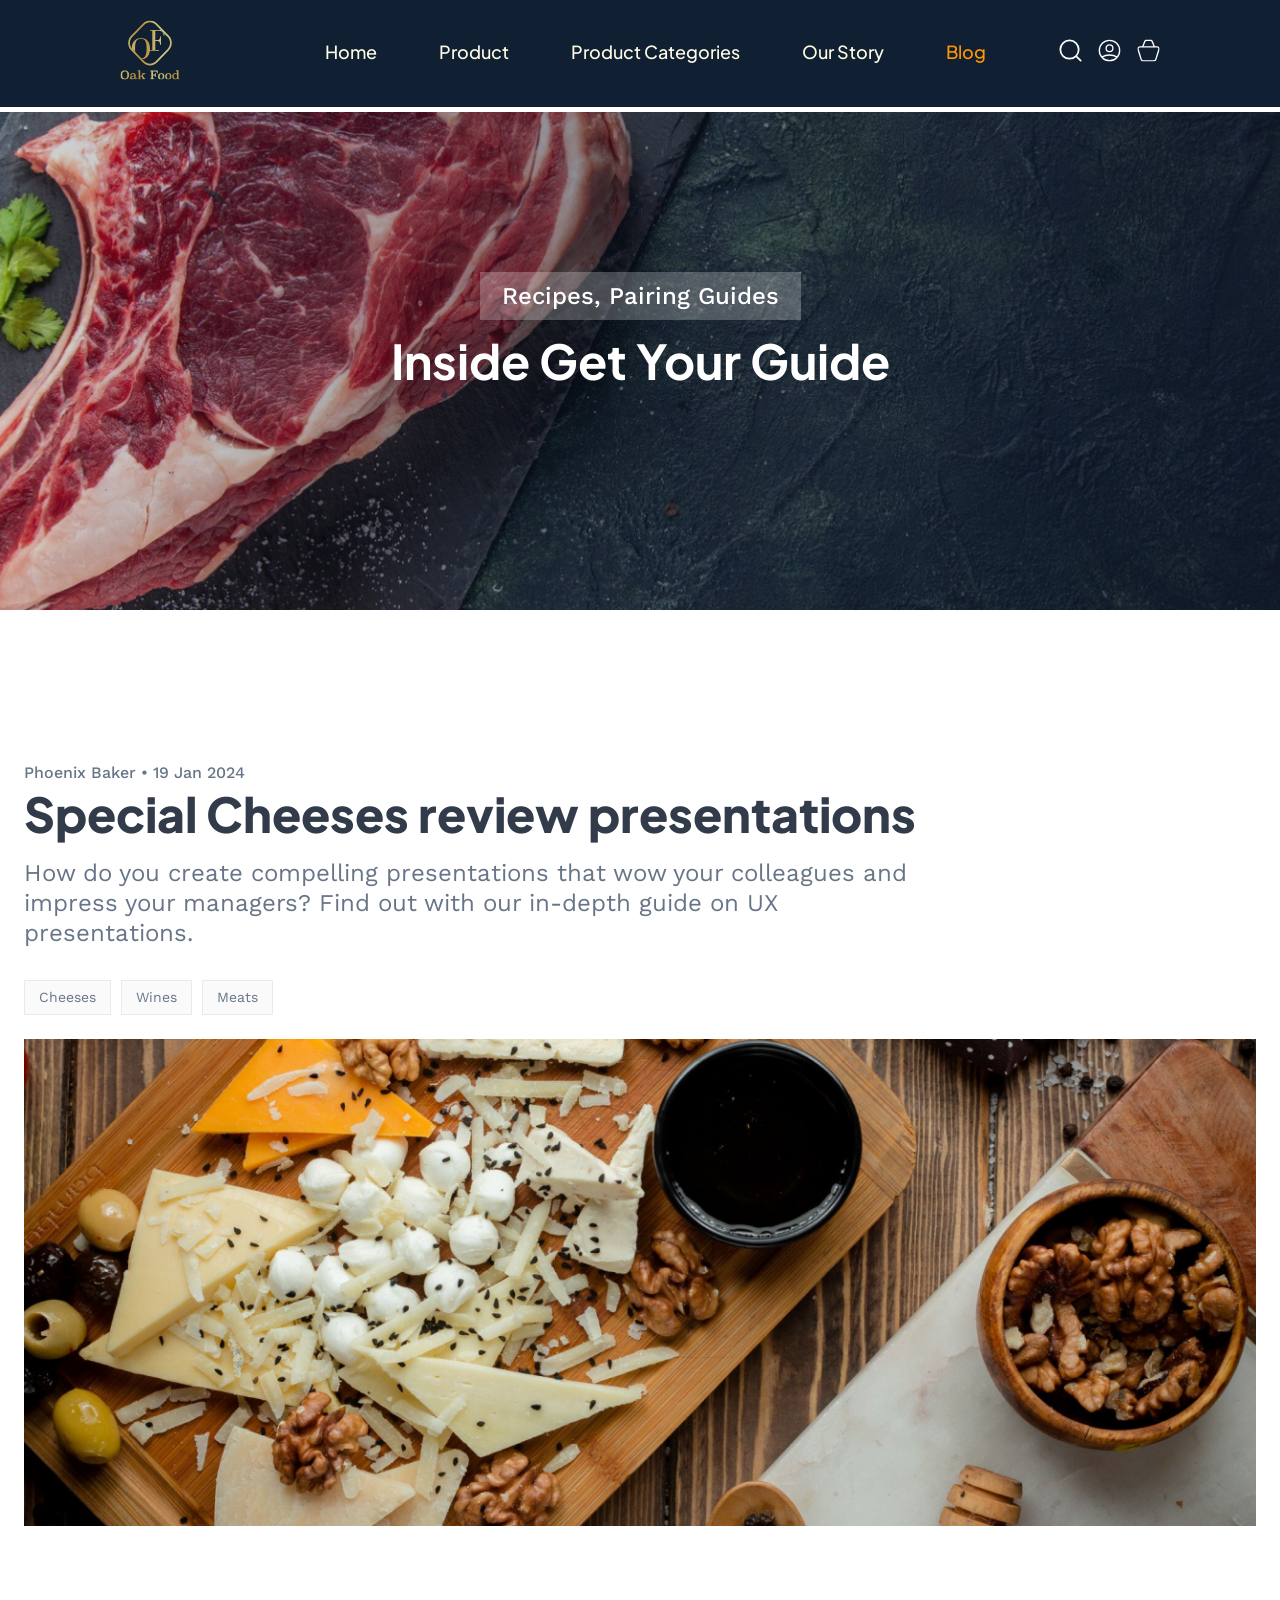
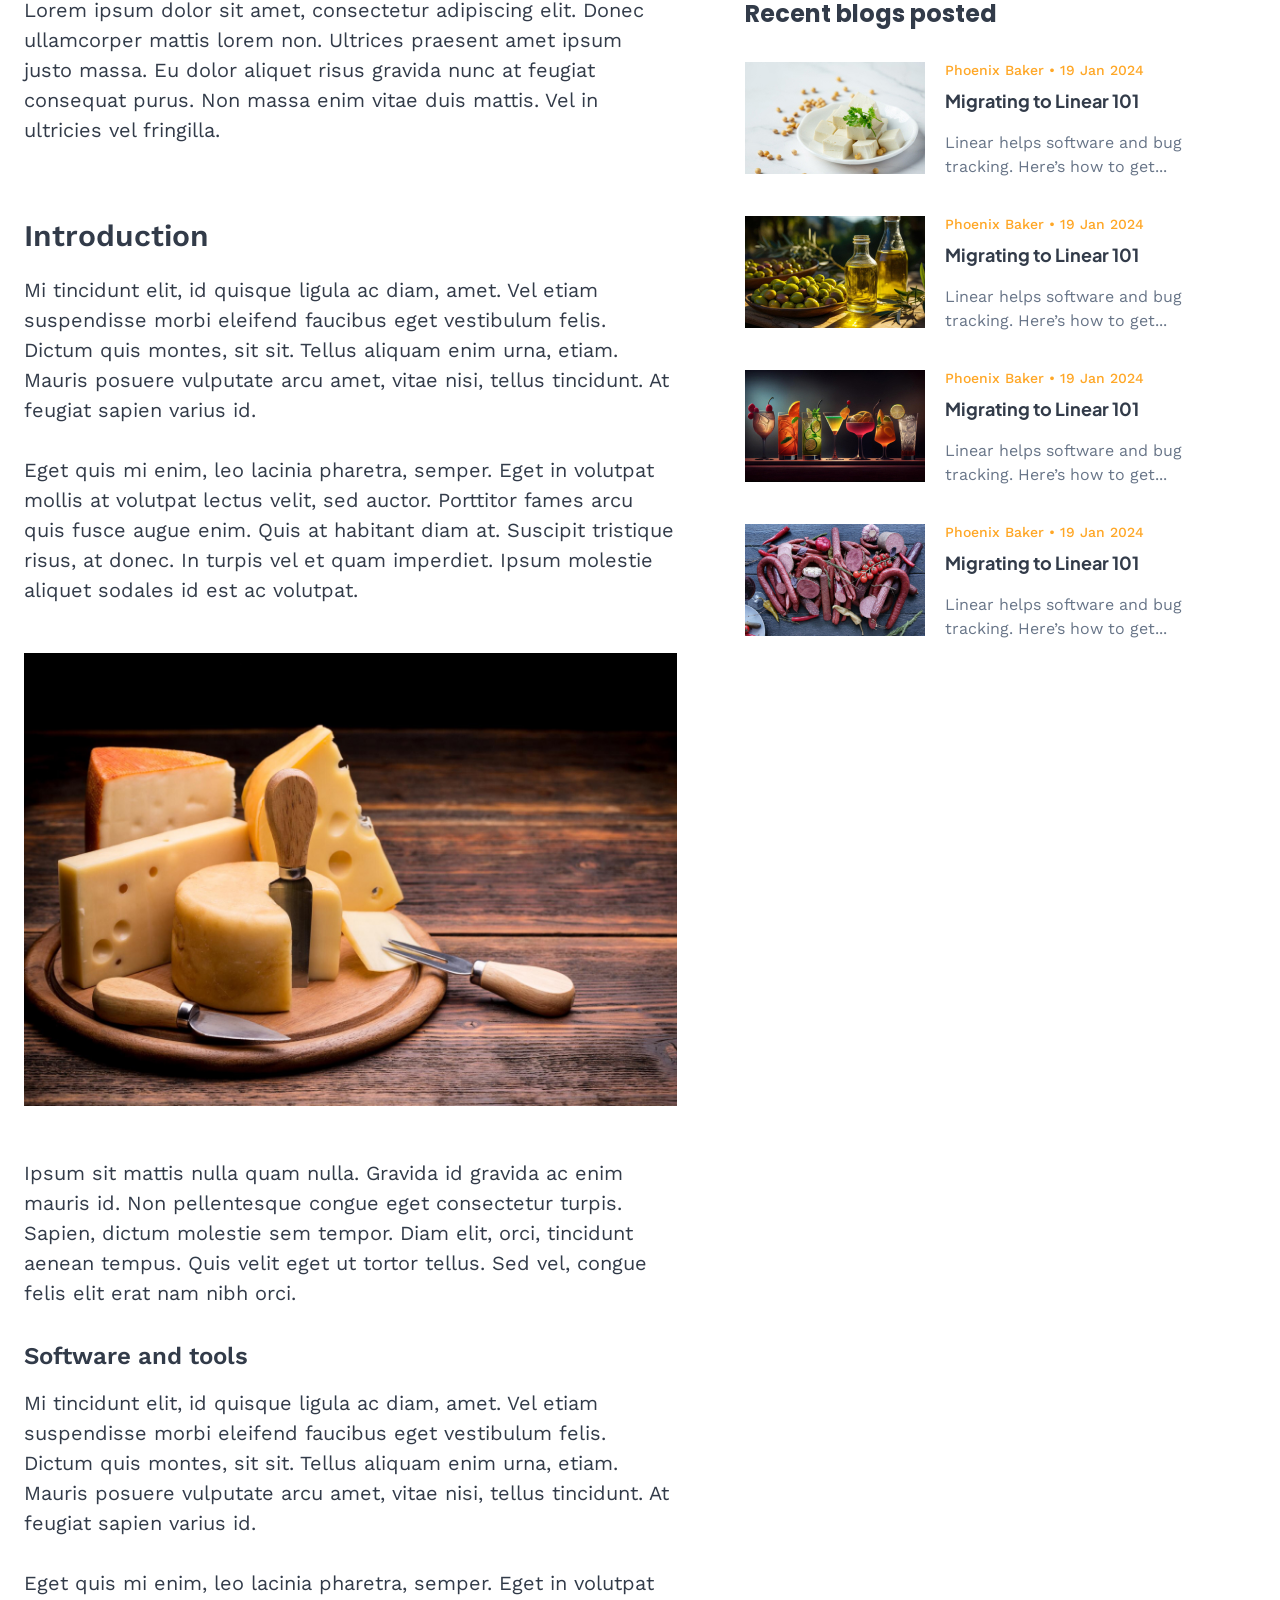
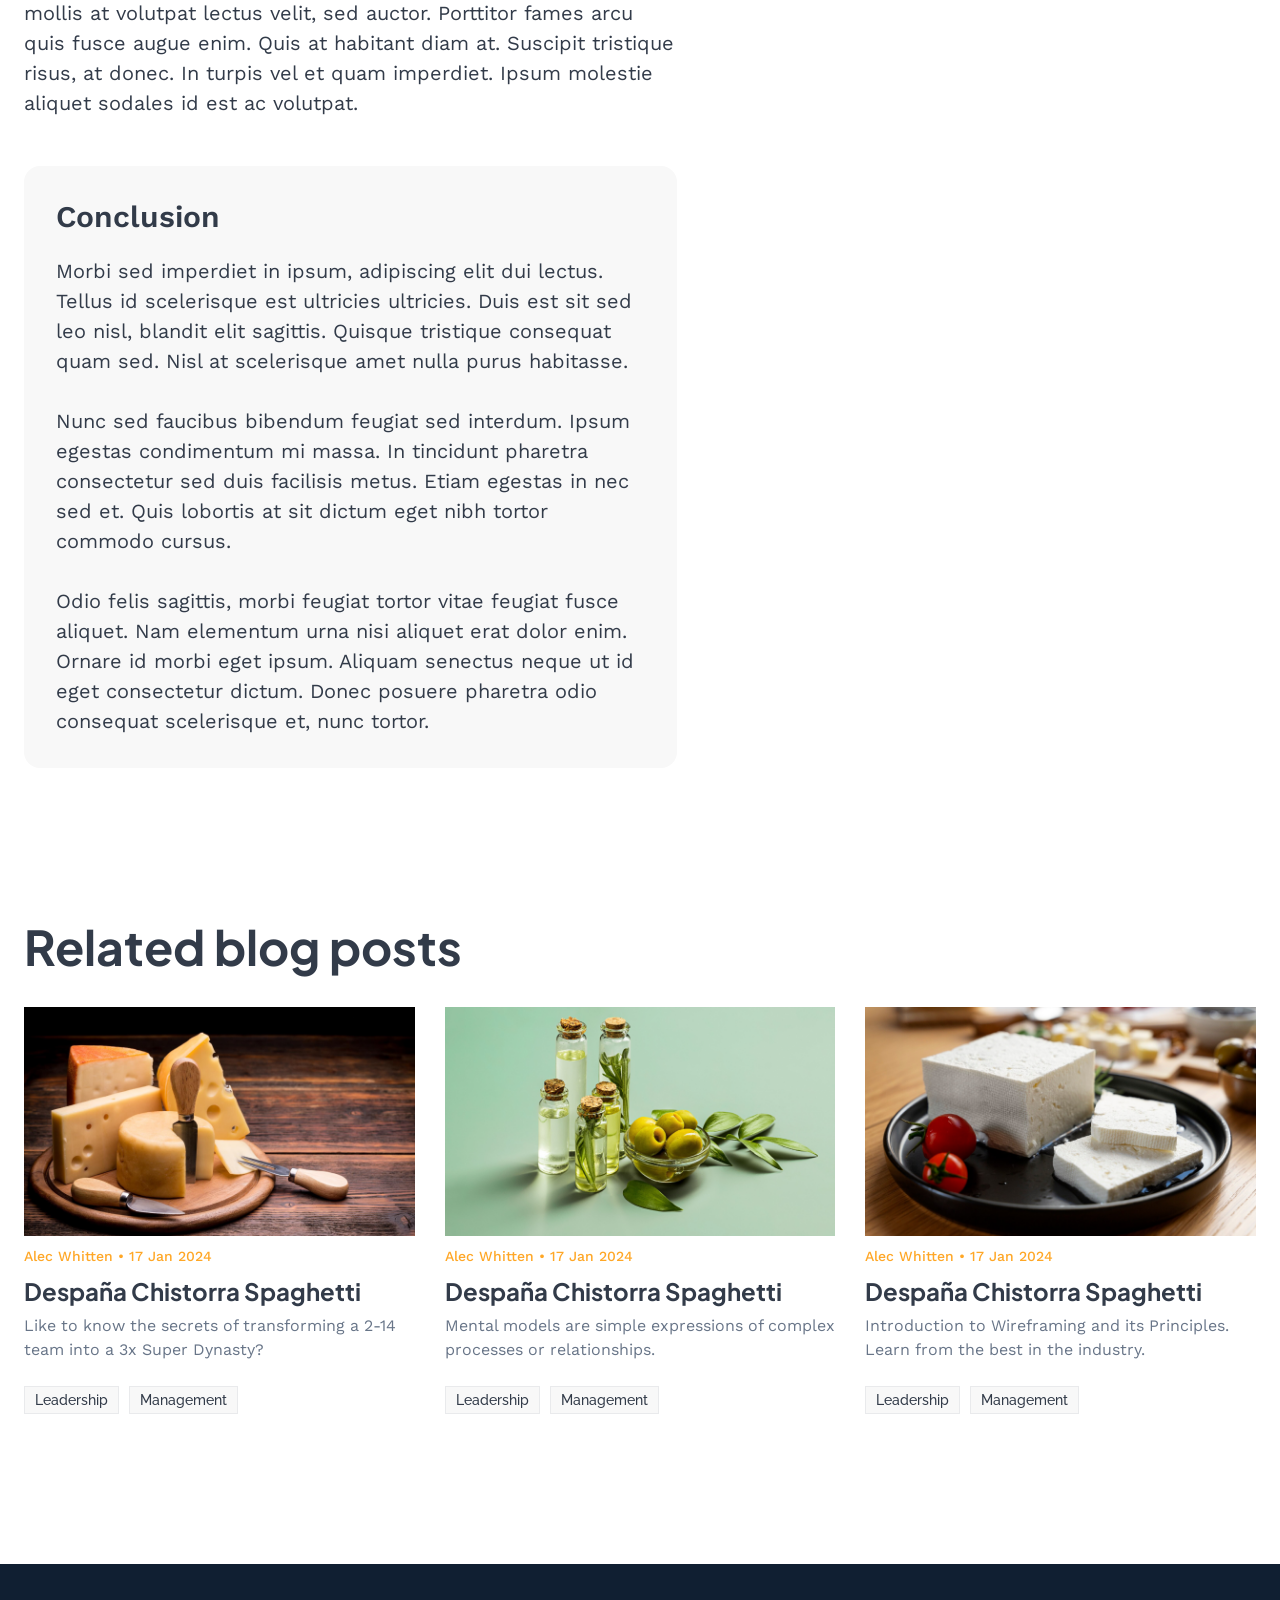
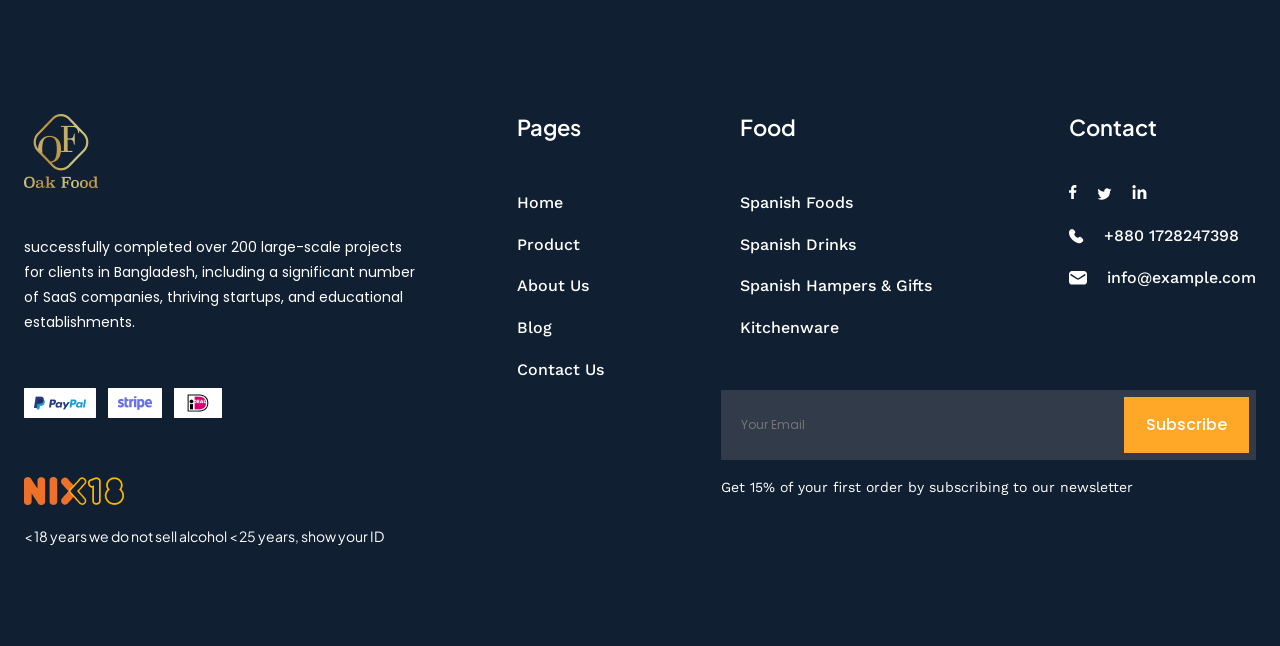
<file: public/html/blog-details.html>
<!DOCTYPE html>
<html lang="en">
<head>
    <meta charset="UTF-8">
    <meta name="viewport" content="width=device-width, initial-scale=1.0">
    <title>oak website</title>
    <!-- swiper-js -->
    <link rel="stylesheet" href="https://cdn.jsdelivr.net/npm/swiper@11/swiper-bundle.min.css"/>
    <!-- swiper-js -->
    <link rel="stylesheet" href="https://cdnjs.cloudflare.com/ajax/libs/font-awesome/6.5.2/css/all.min.css" integrity="sha512-SnH5WK+bZxgPHs44uWIX+LLJAJ9/2PkPKZ5QiAj6Ta86w+fsb2TkcmfRyVX3pBnMFcV7oQPJkl9QevSCWr3W6A==" crossorigin="anonymous" referrerpolicy="no-referrer" />
    <link rel="stylesheet" href="assets/css/blog.css">
    <link rel="stylesheet" href="assets/css/blog-responsive.css">
</head>
<body>
    <!-- nav-secion -->
    <div class="header-all">
        <section class="nav-section">
            <div class="nav">
                <a href="#">
                    <img class="logo" width="60px" height="60px" src="assets/img/logo.svg" alt="logo"> 
                </a> 
    
                <input type="checkbox" id="check" name="nav-toggle"> 
                <label for="check">
                    <span class="menu">
                        <img src="assets/img/icon/menu-icon.svg" alt="icon">
                    </span>
                    <span class="menu-close">
                        <img src="assets/img/icon/menu-x.svg" alt="icon">
                    </span>
                </label>
    
                <ul class="nav-list-items">
                    <li>
                        <a href="#">Home</a>
                    </li>
                    <li>
                        <a href="#">Product</a>
                    </li>
                    <li>
                        <a href="#">Product Categories</a>
                    </li>
                    <li>
                        <a href="#">Our Story</a>
                    </li>
                    <li>
                        <a class="nav-active" href="#">Blog</a>
                    </li>
                </ul> 
                <div class="nav-icons">
                    <a href="#">
                        <img width="23px" height="23px" src="assets/img/icon/ser-icon.svg" alt="icon">
                    </a>
                    <a href="#">
                        <img width="23px" height="23px" src="assets/img/icon/user-icon.svg" alt="icon">
                    </a>
                    <a href="#">
                        <img width="23px" height="23px" src="assets/img/icon/in-icon.svg" alt="icon">
                    </a>
                </div>
            </div>
        </section>
        <!-- nav-secion -->
        <!-- hero-section -->
        <div class="hero-section hero-section-extra" style="background-image: url(./assets/img/blog-details-bg.jpg);">
            <div class="container">
                <div class="hero-all-content hero-all-content-extra">
                    <p class="font-work">Recipes, Pairing Guides</p>
                    <h4 class="font-jakarta">Inside Get Your Guide</h4>
                </div>
            </div>
        </div> 
        <!-- hero-section --> 
    </div>
    <!-- blog-details-section -->
    <section class="blog-details-section">
        <div class="container">
            <div class="all-blog-text">  
                <div class="blog-details-text">
                    <span class="font-work">Phoenix Baker • 19 Jan 2024</span>
                    <h3 class="font-jakarta">Special Cheeses review presentations</h3>
                    <p class="font-work">How do you create compelling presentations 
                        that wow your colleagues and impress your managers? 
                        Find out with our in-depth guide on UX presentations.
                    </p>
                </div>
                
                <div class="">
                    <div class="product-list-text product-list-text-extra">
                        <ul>
                            <li>
                                <a href="#">Cheeses</a>
                            </li>
                            <li>
                                <a href="#">Wines</a>
                            </li>
                            <li>
                                <a href="#">Meats</a>
                            </li>
                        </ul>
                    </div>

                    <div class="blog-details-product">
                        <img width="100%" src="assets/img/blog-details-product.jpg" alt="img"> 
                    </div> 

                    <div class="blog-details-content">
                        <div class="blog-details-left font-work">
                            <p>Lorem ipsum dolor sit amet, consectetur adipiscing elit. Donec ullamcorper mattis lorem non. Ultrices praesent amet ipsum justo massa. Eu dolor aliquet risus gravida nunc at feugiat consequat purus. Non massa enim vitae duis mattis. Vel in ultricies vel fringilla.
                            </p>
                            <h4>Introduction</h4>
                            <p>Mi tincidunt elit, id quisque ligula ac diam, amet. Vel etiam suspendisse morbi eleifend faucibus eget vestibulum felis. Dictum quis montes, sit sit. Tellus aliquam enim urna, etiam. Mauris posuere vulputate arcu amet, vitae nisi, tellus tincidunt. At feugiat sapien varius id.<br><br>
                                Eget quis mi enim, leo lacinia pharetra, semper. Eget in volutpat mollis at volutpat lectus velit, sed auctor. Porttitor fames arcu quis fusce augue enim. Quis at habitant diam at. Suscipit tristique risus, at donec. In turpis vel et quam imperdiet. Ipsum molestie aliquet sodales id est ac volutpat. 
                            </p>
                            <img src="assets/img/blog-product-item.jpg" alt="img">
                            <p>Ipsum sit mattis nulla quam nulla. Gravida id 
                                gravida ac enim mauris id. Non pellentesque congue
                                eget consectetur turpis. Sapien, dictum molestie 
                                sem tempor. Diam elit, orci, tincidunt aenean 
                                tempus. Quis velit eget ut tortor tellus. 
                                Sed vel, congue felis elit erat nam nibh orci.
                            </p>
                            <h5>Software and tools</h5>
                            <p>Mi tincidunt elit, id quisque ligula ac diam, amet. Vel etiam suspendisse morbi eleifend faucibus eget vestibulum felis. Dictum quis montes, sit sit. Tellus aliquam enim urna, etiam. Mauris posuere vulputate arcu amet, vitae nisi, tellus tincidunt. At feugiat sapien varius id.<br><br>
                                Eget quis mi enim, leo lacinia pharetra, semper. Eget in volutpat mollis at volutpat lectus velit, sed auctor. Porttitor fames arcu quis fusce augue enim. Quis at habitant diam at. Suscipit tristique risus, at donec. In turpis vel et quam imperdiet. Ipsum molestie aliquet sodales id est ac volutpat. 
                            </p>
                            <div class="blog-conclusion"> 
                                <h4>Conclusion</h4>
                                <p>Morbi sed imperdiet in ipsum, adipiscing elit dui lectus. Tellus id scelerisque est ultricies ultricies. Duis est sit sed leo nisl, blandit elit sagittis. Quisque tristique consequat quam sed. Nisl at scelerisque amet nulla purus habitasse.<br><br>
                                    Nunc sed faucibus bibendum feugiat sed interdum. Ipsum egestas condimentum mi massa. In tincidunt pharetra consectetur sed duis facilisis metus. Etiam egestas in nec sed et. Quis lobortis at sit dictum eget nibh tortor commodo cursus.<br><br>
                                    Odio felis sagittis, morbi feugiat tortor vitae feugiat fusce aliquet. Nam elementum urna nisi aliquet erat dolor enim. Ornare id morbi eget ipsum. Aliquam senectus neque ut id eget consectetur dictum. Donec posuere pharetra odio consequat scelerisque et, nunc tortor.
                                </p>
                            </div>
                        </div>
                        <div class="blog-details-left">
                            <h3>Recent blogs posted</h3>
                            <div class="migrating-item">
                                <img src="assets/img/migrating-img.jpg" alt="img">
                                <div class="migrating-text">
                                    <span class="font-work">Phoenix Baker • 19 Jan 2024</span>
                                    <h5 class="font-jakarta">Migrating to Linear 101</h5>
                                    <p class="font-work">Linear helps software and bug tracking. Here’s how to get...
                                    </p>
                                </div>
                            </div>
                            <div class="migrating-item">
                                <img src="assets/img/migrating-img-02.jpg" alt="img">
                                <div class="migrating-text">
                                    <span class="font-work">Phoenix Baker • 19 Jan 2024</span>
                                    <h5 class="font-jakarta">Migrating to Linear 101</h5>
                                    <p class="font-work">Linear helps software and bug tracking. Here’s how to get...
                                    </p>
                                </div>
                            </div>
                            <div class="migrating-item">
                                <img src="assets/img/migrating-img-03.jpg" alt="img">
                                <div class="migrating-text">
                                    <span class="font-work">Phoenix Baker • 19 Jan 2024</span>
                                    <h5 class="font-jakarta">Migrating to Linear 101</h5>
                                    <p class="font-work">Linear helps software and bug tracking. Here’s how to get...
                                    </p>
                                </div>
                            </div>
                            <div class="migrating-item">
                                <img src="assets/img/migrating-img-04.jpg" alt="img">
                                <div class="migrating-text">
                                    <span class="font-work">Phoenix Baker • 19 Jan 2024</span>
                                    <h5 class="font-jakarta">Migrating to Linear 101</h5>
                                    <p class="font-work">Linear helps software and bug tracking. Here’s how to get...
                                    </p>
                                </div>
                            </div>
                        </div>
                    </div> 

                    <div class="special-all-item">  
                        <div class="special-blog-text font-jakarta">
                            <h4>Related blog posts</h5>
                        </div>
                        <div class="special-food">
                            <!-- item -->
                            <div class="special-food-img">
                                <div class="special-product-img">
                                    <a href="#">
                                        <img src="assets/img/spacial-produt-01.png" alt="img">
                                    </a>
                                </div>
                                <div class="special-food-text">
                                    <span>Alec Whitten • 17 Jan 2024</span>
                                    <h3>Despaña Chistorra Spaghetti</h3>
                                    <p>Like to know the secrets of transforming a 2-14 team into a 3x Super Dynasty?</p>
                                    <div class="special-two-button">
                                        <a href="#">Leadership</a>
                                        <a href="#">Management</a> 
                                    </div>
                                </div>
                            </div>
                            <!-- item -->
                            <!-- item -->
                            <div class="special-food-img">
                                <div class="special-product-img">
                                    <a href="#">
                                        <img src="assets/img/spacial-produt-02.png" alt="img">
                                    </a>
                                </div> 
                                <div class="special-food-text">
                                    <span>Alec Whitten • 17 Jan 2024</span>
                                    <h3>Despaña Chistorra Spaghetti</h3>
                                    <p>Mental models are simple expressions of complex processes or relationships.</p>
                                    <div class="special-two-button">
                                        <a href="#">Leadership</a>
                                        <a href="#">Management</a> 
                                    </div>
                                </div>
                            </div>
                            <!-- item -->
                            <!-- item -->
                            <div class="special-food-img">
                                <div class="special-product-img">
                                    <a href="#">
                                        <img src="assets/img/spacial-produt-03.png" alt="img">
                                    </a>
                                </div>  
                                <div class="special-food-text">
                                    <span>Alec Whitten • 17 Jan 2024</span>
                                    <h3>Despaña Chistorra Spaghetti</h3>
                                    <p>Introduction to Wireframing and its Principles. Learn from the best in the industry.</p>
                                    <div class="special-two-button">
                                        <a href="#">Leadership</a>
                                        <a href="#">Management</a> 
                                    </div>
                                </div>
                            </div>
                            <!-- item --> 
                        </div> 
                    </div>
                </div>
            </div>
        </div>
    </section>



    <!-- popular-tag -->
    <!-- footer-section -->
    <footer class="footer-section">
        <div class="container">
            <div class="footer-all-content">
                <div class="footer-leftsite">
                    <a href="#">
                        <img class="footer-logo" width="74px" height="74px" src="assets/img/footer-logo.png" alt="logo">
                    </a>
                    <p class="font-poppins">successfully completed over 200 
                        large-scale projects for clients in 
                        Bangladesh, including a significant 
                        number of SaaS companies, 
                        thriving startups, and educational 
                        establishments.
                    </p>
                    <div class="footer-brand-logo">
                        <a href="#">
                            <img src="assets/img/paypal.png" alt="logo">
                        </a>
                        <a href="#">
                            <img src="assets/img/stripe.png" alt="logo">
                        </a>
                        <a href="#">
                            <img src="assets/img/id.png" alt="logo">
                        </a>
                    </div>
                    <div class="nix-logo">
                        <a href="#">
                            <img src="assets/img/nix.png" alt="logo">
                        </a>
                        <span>< 18 years we do not sell alcohol < 25 years, show your ID</span>
                    </div>
                </div>
                <div class="footer-rightsite">
                    <div class="footer-all-page-content">
                        <div class="footer-page">
                            <h4>Pages</h4>
                            <ul>
                                <li>
                                    <a href="#">Home</a>
                                </li>
                                <li>
                                    <a href="#">Product</a>
                                </li>
                                <li>
                                    <a href="#">About Us</a>
                                </li>
                                <li>
                                    <a href="#">Blog</a>
                                </li>
                                <li>
                                    <a href="#">Contact Us</a>
                                </li>
                            </ul>
                        </div>
                        <div class="footer-page footer-item">
                            <h4>Food</h4>
                            <ul>
                                <li>
                                    <a href="#">Spanish Foods</a>
                                </li>
                                <li>
                                    <a href="#">Spanish Drinks</a>
                                </li>
                                <li>
                                    <a href="#">Spanish Hampers & Gifts</a>
                                </li>
                                <li>
                                    <a href="#">Kitchenware</a>
                                </li> 
                            </ul>
                        </div> 
                        <div class="footer-page footer-social-item">
                            <h4>Contact</h4>
                            <div class="social">
                                <a href="#">
                                    <img src="assets/img/icon/fb-icon.svg" alt="icon">
                                </a>
                                <a href="#">
                                    <img src="assets/img/icon/towi.svg" alt="icon">
                                </a>
                                <a href="#">
                                    <img src="assets/img/icon/lind.svg" alt="icon">
                                </a>
                            </div>
                            <div class="social-id">
                                <div class="email-phone">
                                    <img src="assets/img/icon/phone.svg" alt="icon">
                                    <span>+880 1728247398</span>
                                </div>
                                <div class="email-phone">
                                    <img src="assets/img/icon/email.svg" alt="icon">
                                    <span>info@example.com</span>
                                </div>
                            </div>
                        </div> 
                    </div>
                    <div class="footer-subscribe">
                        <div class="input-button">
                            <input type="text" placeholder="Your Email">
                            <a href="#">
                                Subscribe 
                            </a>
                        </div>
                        <span>Get 15% of your first order by subscribing to our newsletter</span>
                    </div> 
                </div>
            </div>
        </div>
    </footer> 
</body>
</html>
</file>
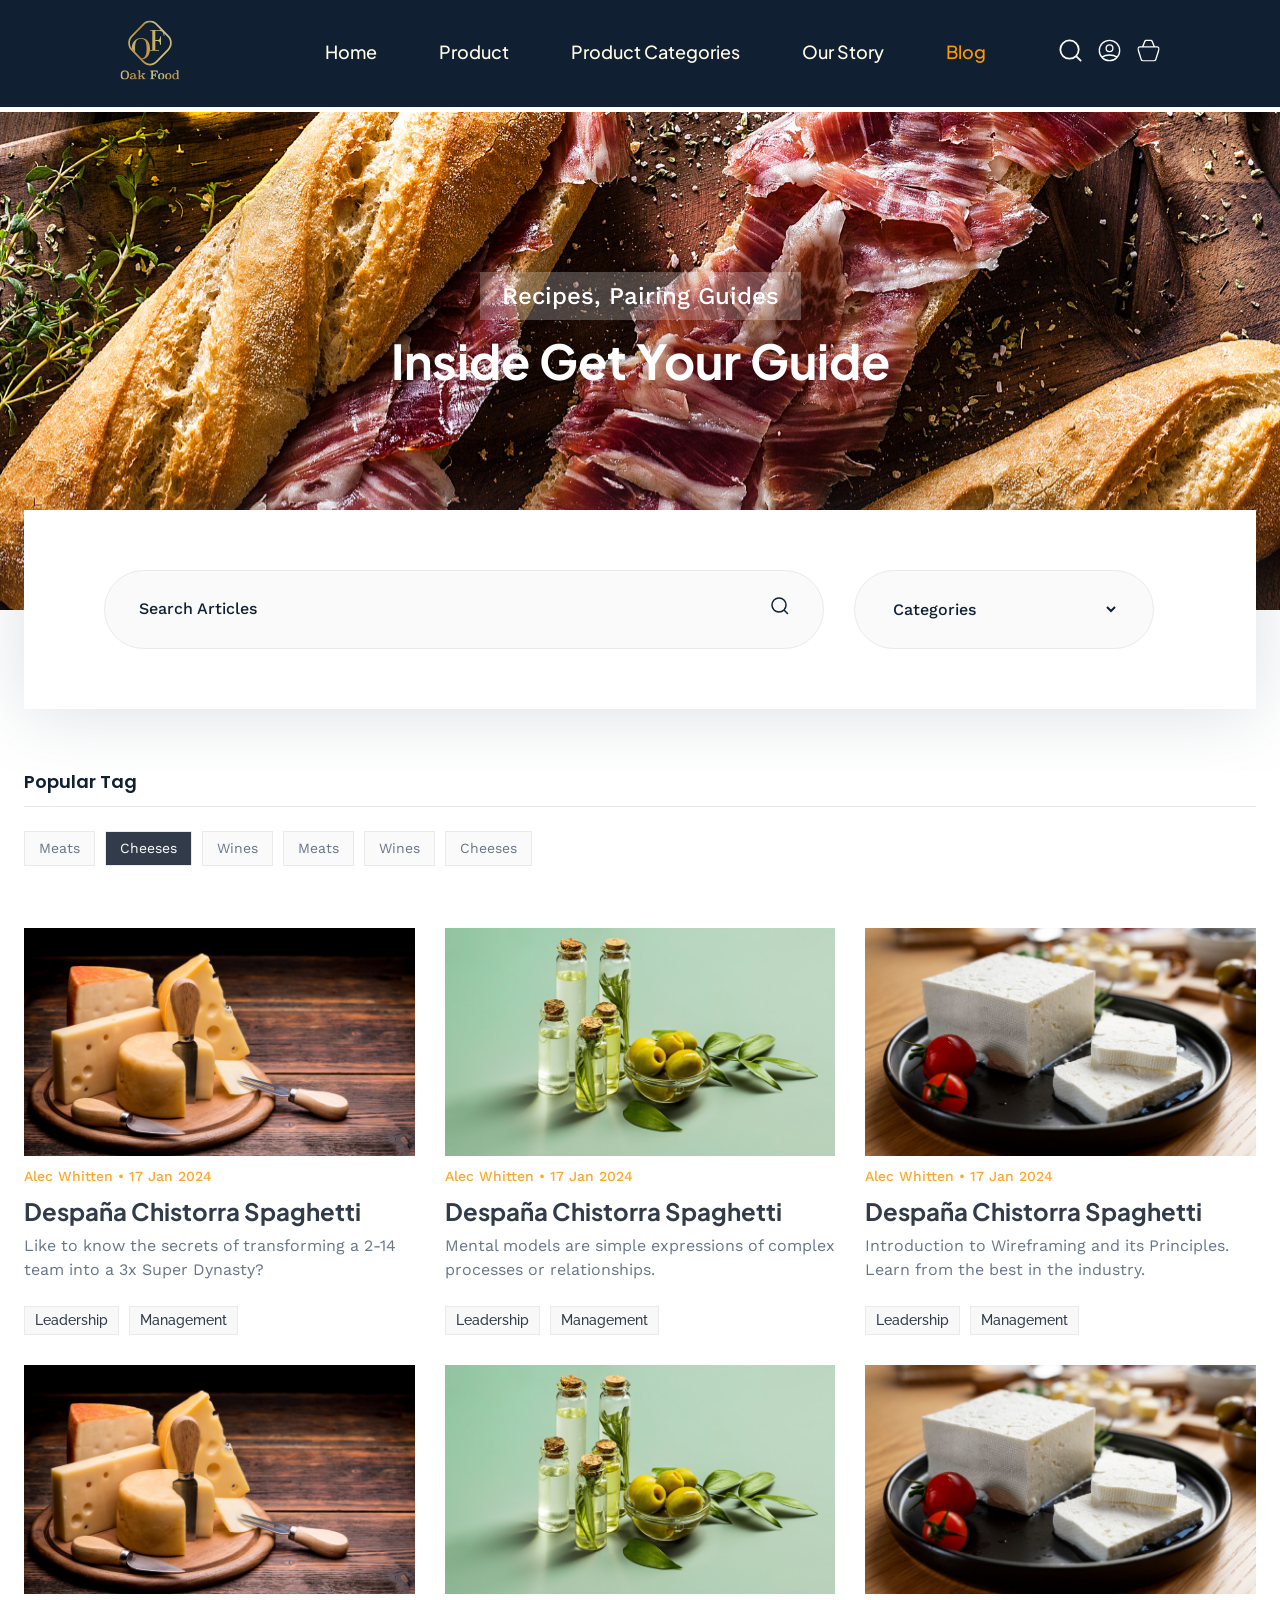
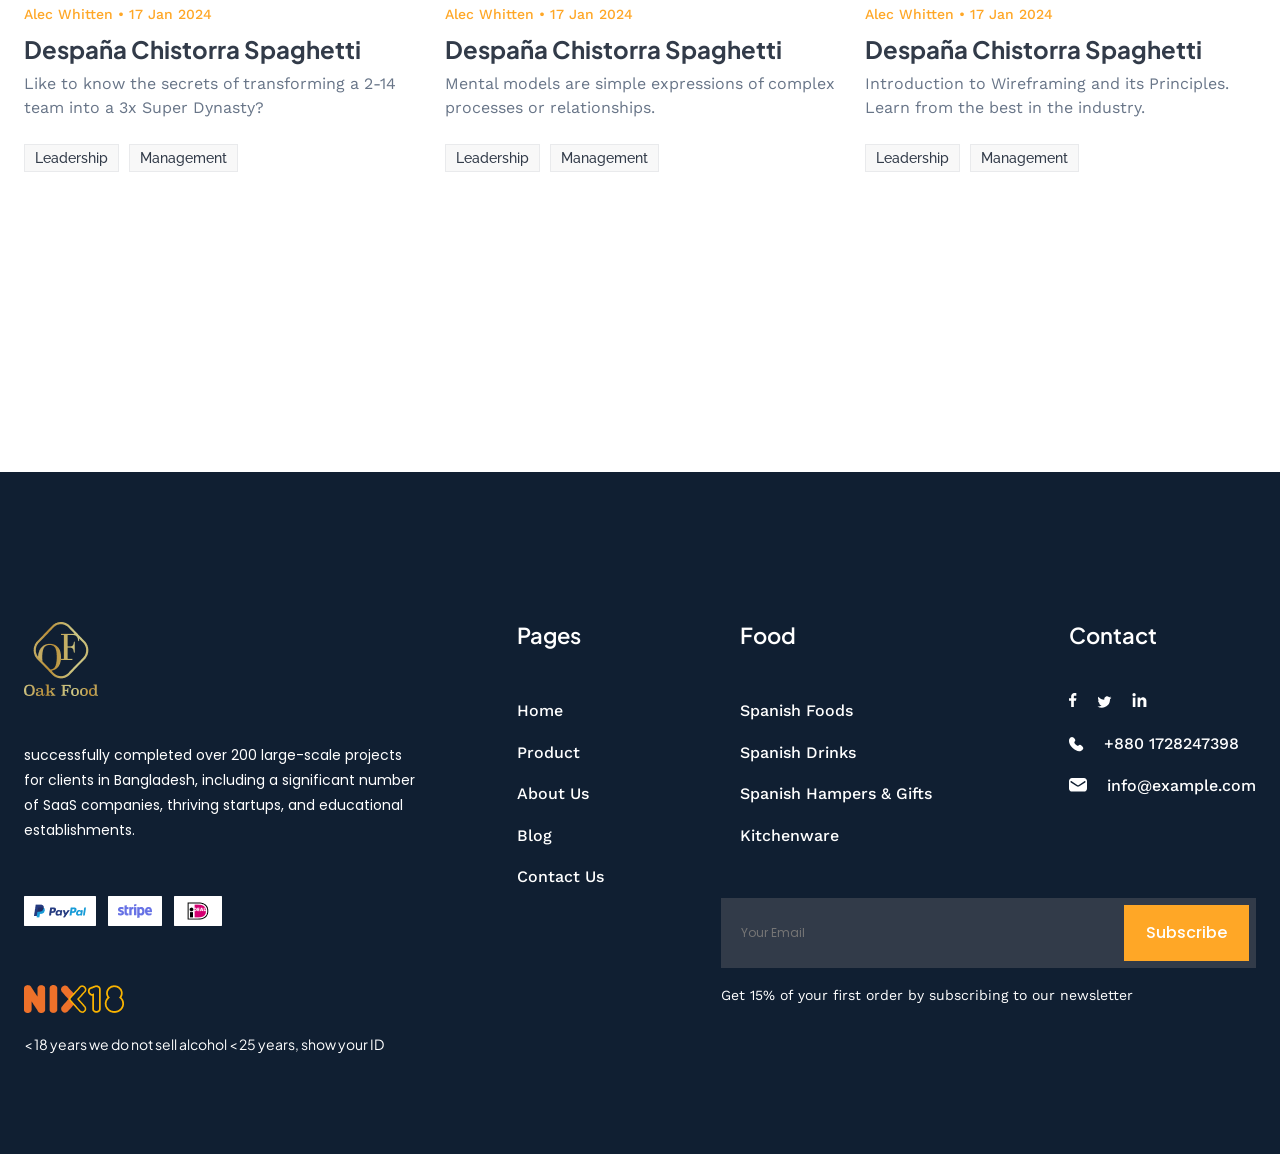
<file: public/html/blog.html>
<!DOCTYPE html>
<html lang="en">
<head>
    <meta charset="UTF-8">
    <meta name="viewport" content="width=device-width, initial-scale=1.0">
    <title>oak website</title>
    <!-- swiper-js -->
    <link rel="stylesheet" href="https://cdn.jsdelivr.net/npm/swiper@11/swiper-bundle.min.css"/>
    <!-- swiper-js -->
    <link rel="stylesheet" href="https://cdnjs.cloudflare.com/ajax/libs/font-awesome/6.5.2/css/all.min.css" integrity="sha512-SnH5WK+bZxgPHs44uWIX+LLJAJ9/2PkPKZ5QiAj6Ta86w+fsb2TkcmfRyVX3pBnMFcV7oQPJkl9QevSCWr3W6A==" crossorigin="anonymous" referrerpolicy="no-referrer" />
    <link rel="stylesheet" href="assets/css/blog.css">
    <link rel="stylesheet" href="assets/css/blog-responsive.css">
</head>
<body>
    <!-- nav-secion -->
    <div class="header-all">
        <section class="nav-section">
            <div class="nav">
                <a href="#">
                    <img class="logo" width="60px" height="60px" src="assets/img/logo.svg" alt="logo"> 
                </a> 
    
                <input type="checkbox" id="check" name="nav-toggle"> 
                <label for="check">
                    <span class="menu">
                        <img src="assets/img/icon/menu-icon.svg" alt="icon">
                    </span>
                    <span class="menu-close">
                        <img src="assets/img/icon/menu-x.svg" alt="icon">
                    </span>
                </label>
    
                <ul class="nav-list-items">
                    <li>
                        <a href="#">Home</a>
                    </li>
                    <li>
                        <a href="#">Product</a>
                    </li>
                    <li>
                        <a href="#">Product Categories</a>
                    </li>
                    <li>
                        <a href="#">Our Story</a>
                    </li>
                    <li>
                        <a class="nav-active" href="#">Blog</a>
                    </li>
                </ul> 
                <div class="nav-icons">
                    <a href="#">
                        <img width="23px" height="23px" src="assets/img/icon/ser-icon.svg" alt="icon">
                    </a>
                    <a href="#">
                        <img width="23px" height="23px" src="assets/img/icon/user-icon.svg" alt="icon">
                    </a>
                    <a href="#">
                        <img width="23px" height="23px" src="assets/img/icon/in-icon.svg" alt="icon">
                    </a>
                </div>
            </div>
        </section>
        <!-- nav-secion -->
        <!-- hero-section -->
        <div class="hero-section" style="background-image: url(./assets/img/blog-bg.jpg);">
            <div class="container">
                <div class="hero-all-content">
                    <p class="font-work">Recipes, Pairing Guides</p>
                    <h4 class="font-jakarta">Inside Get Your Guide</h4>
                </div>
            </div>
        </div> 
        <!-- hero-section -->
        <!-- search-articles-section -->
        <div class="search-articles-section">
            <div class="container">
                <div class="search-all-content">
                    <div class="search-box">
                        <input type="search" id="search" placeholder="Search Articles">
                        <label for="search">
                            <span>
                                <svg width="18" height="18" viewBox="0 0 18 18" fill="none" xmlns="http://www.w3.org/2000/svg">
                                <path d="M16.5 16.5C14.1569 14.1569 15.3431 15.3431 13 13M15 8C15 11.866 11.866 15 8 15C4.13401 15 1 11.866 1 8C1 4.13401 4.13401 1 8 1C11.866 1 15 4.13401 15 8Z" stroke="#101F32" stroke-width="1.5" stroke-linecap="round" stroke-linejoin="round"/>
                                </svg>
                            </span>
                        </label>
                    </div>
                    <div class="selection-item">
                        <select name="Categorie" id="Categorie">
                            <option value="categories">Categories</option>
                            <option value="saab">Saab</option>
                            <option value="mercedes">Mercedes</option>
                            <option value="audi">Audi</option>
                        </select>
                    </div>
                </div>
            </div>
        </div> 
        <!-- search-articles-section -->
    </div>
    <!-- popular-tag -->
    <section class="popular-tag">
        <div class="container">
            <div class="all-popular-tag"> 
                <div class="popular-tag-title">
                    <h3>Popular Tag</h3>
                </div>
                <div class="">
                    <div class="special-all-item"> 
                        <div class="product-list-text">
                            <ul>
                                <li>
                                    <a href="#">Meats</a>
                                </li>
                                <li>
                                    <a class="active" href="#">Cheeses</a>
                                </li>
                                <li>
                                    <a href="#">Wines</a>
                                </li>
                                <li>
                                    <a href="#">Meats</a>
                                </li>
                                <li>
                                    <a href="#">Wines</a>
                                </li>
                                <li>
                                    <a href="#">Cheeses</a>
                                </li> 
                            </ul>
                        </div>
                        <div class="special-food">
                            <!-- item -->
                            <div class="special-food-img">
                                <div class="special-product-img">
                                    <a href="#">
                                        <img src="assets/img/spacial-produt-01.png" alt="img">
                                    </a>
                                </div>
                                <div class="special-food-text">
                                    <span>Alec Whitten • 17 Jan 2024</span>
                                    <h3>Despaña Chistorra Spaghetti</h3>
                                    <p>Like to know the secrets of transforming a 2-14 team into a 3x Super Dynasty?</p>
                                    <div class="special-two-button">
                                        <a href="#">Leadership</a>
                                        <a href="#">Management</a> 
                                    </div>
                                </div>
                            </div>
                            <!-- item -->
                            <!-- item -->
                            <div class="special-food-img">
                                <div class="special-product-img">
                                    <a href="#">
                                        <img src="assets/img/spacial-produt-02.png" alt="img">
                                    </a>
                                </div> 
                                <div class="special-food-text">
                                    <span>Alec Whitten • 17 Jan 2024</span>
                                    <h3>Despaña Chistorra Spaghetti</h3>
                                    <p>Mental models are simple expressions of complex processes or relationships.</p>
                                    <div class="special-two-button">
                                        <a href="#">Leadership</a>
                                        <a href="#">Management</a> 
                                    </div>
                                </div>
                            </div>
                            <!-- item -->
                            <!-- item -->
                            <div class="special-food-img">
                                <div class="special-product-img">
                                    <a href="#">
                                        <img src="assets/img/spacial-produt-03.png" alt="img">
                                    </a>
                                </div>  
                                <div class="special-food-text">
                                    <span>Alec Whitten • 17 Jan 2024</span>
                                    <h3>Despaña Chistorra Spaghetti</h3>
                                    <p>Introduction to Wireframing and its Principles. Learn from the best in the industry.</p>
                                    <div class="special-two-button">
                                        <a href="#">Leadership</a>
                                        <a href="#">Management</a> 
                                    </div>
                                </div>
                            </div>
                            <!-- item -->
                            <!-- item -->
                            <div class="special-food-img special-item">
                                <div class="special-product-img">
                                    <a href="#">
                                        <img src="assets/img/spacial-produt-01.png" alt="img">
                                    </a>
                                </div>
                                <div class="special-food-text">
                                    <span>Alec Whitten • 17 Jan 2024</span>
                                    <h3>Despaña Chistorra Spaghetti</h3>
                                    <p>Like to know the secrets of transforming a 2-14 team into a 3x Super Dynasty?</p>
                                    <div class="special-two-button">
                                        <a href="#">Leadership</a>
                                        <a href="#">Management</a> 
                                    </div>
                                </div>
                            </div>
                            <!-- item -->
                            <!-- item -->
                            <div class="special-food-img special-item">
                                <div class="special-product-img">
                                    <a href="#">
                                        <img src="assets/img/spacial-produt-02.png" alt="img">
                                    </a>
                                </div> 
                                <div class="special-food-text">
                                    <span>Alec Whitten • 17 Jan 2024</span>
                                    <h3>Despaña Chistorra Spaghetti</h3>
                                    <p>Mental models are simple expressions of complex processes or relationships.</p>
                                    <div class="special-two-button">
                                        <a href="#">Leadership</a>
                                        <a href="#">Management</a> 
                                    </div>
                                </div>
                            </div>
                            <!-- item -->
                            <!-- item -->
                            <div class="special-food-img special-item">
                                <div class="special-product-img">
                                    <a href="#">
                                        <img src="assets/img/spacial-produt-03.png" alt="img">
                                    </a>
                                </div>  
                                <div class="special-food-text">
                                    <span>Alec Whitten • 17 Jan 2024</span>
                                    <h3>Despaña Chistorra Spaghetti</h3>
                                    <p>Introduction to Wireframing and its Principles. Learn from the best in the industry.</p>
                                    <div class="special-two-button">
                                        <a href="#">Leadership</a>
                                        <a href="#">Management</a> 
                                    </div>
                                </div>
                            </div>
                            <!-- item -->
                        </div> 
                    </div>
                </div>
            </div>
        </div>
    </section>



    <!-- popular-tag -->
    <!-- footer-section -->
    <footer class="footer-section">
        <div class="container">
            <div class="footer-all-content">
                <div class="footer-leftsite">
                    <a href="#">
                        <img class="footer-logo" width="74px" height="74px" src="assets/img/footer-logo.png" alt="logo">
                    </a>
                    <p class="font-poppins">successfully completed over 200 
                        large-scale projects for clients in 
                        Bangladesh, including a significant 
                        number of SaaS companies, 
                        thriving startups, and educational 
                        establishments.
                    </p>
                    <div class="footer-brand-logo">
                        <a href="#">
                            <img src="assets/img/paypal.png" alt="logo">
                        </a>
                        <a href="#">
                            <img src="assets/img/stripe.png" alt="logo">
                        </a>
                        <a href="#">
                            <img src="assets/img/id.png" alt="logo">
                        </a>
                    </div>
                    <div class="nix-logo">
                        <a href="#">
                            <img src="assets/img/nix.png" alt="logo">
                        </a>
                        <span>< 18 years we do not sell alcohol < 25 years, show your ID</span>
                    </div>
                </div>
                <div class="footer-rightsite">
                    <div class="footer-all-page-content">
                        <div class="footer-page">
                            <h4>Pages</h4>
                            <ul>
                                <li>
                                    <a href="#">Home</a>
                                </li>
                                <li>
                                    <a href="#">Product</a>
                                </li>
                                <li>
                                    <a href="#">About Us</a>
                                </li>
                                <li>
                                    <a href="#">Blog</a>
                                </li>
                                <li>
                                    <a href="#">Contact Us</a>
                                </li>
                            </ul>
                        </div>
                        <div class="footer-page footer-item">
                            <h4>Food</h4>
                            <ul>
                                <li>
                                    <a href="#">Spanish Foods</a>
                                </li>
                                <li>
                                    <a href="#">Spanish Drinks</a>
                                </li>
                                <li>
                                    <a href="#">Spanish Hampers & Gifts</a>
                                </li>
                                <li>
                                    <a href="#">Kitchenware</a>
                                </li> 
                            </ul>
                        </div> 
                        <div class="footer-page footer-social-item">
                            <h4>Contact</h4>
                            <div class="social">
                                <a href="#">
                                    <img src="assets/img/icon/fb-icon.svg" alt="icon">
                                </a>
                                <a href="#">
                                    <img src="assets/img/icon/towi.svg" alt="icon">
                                </a>
                                <a href="#">
                                    <img src="assets/img/icon/lind.svg" alt="icon">
                                </a>
                            </div>
                            <div class="social-id">
                                <div class="email-phone">
                                    <img src="assets/img/icon/phone.svg" alt="icon">
                                    <span>+880 1728247398</span>
                                </div>
                                <div class="email-phone">
                                    <img src="assets/img/icon/email.svg" alt="icon">
                                    <span>info@example.com</span>
                                </div>
                            </div>
                        </div> 
                    </div>
                    <div class="footer-subscribe">
                        <div class="input-button">
                            <input type="text" placeholder="Your Email">
                            <a href="#">
                                Subscribe 
                            </a>
                        </div>
                        <span>Get 15% of your first order by subscribing to our newsletter</span>
                    </div> 
                </div>
            </div>
        </div>
    </footer> 
</body>
</html>
</file>
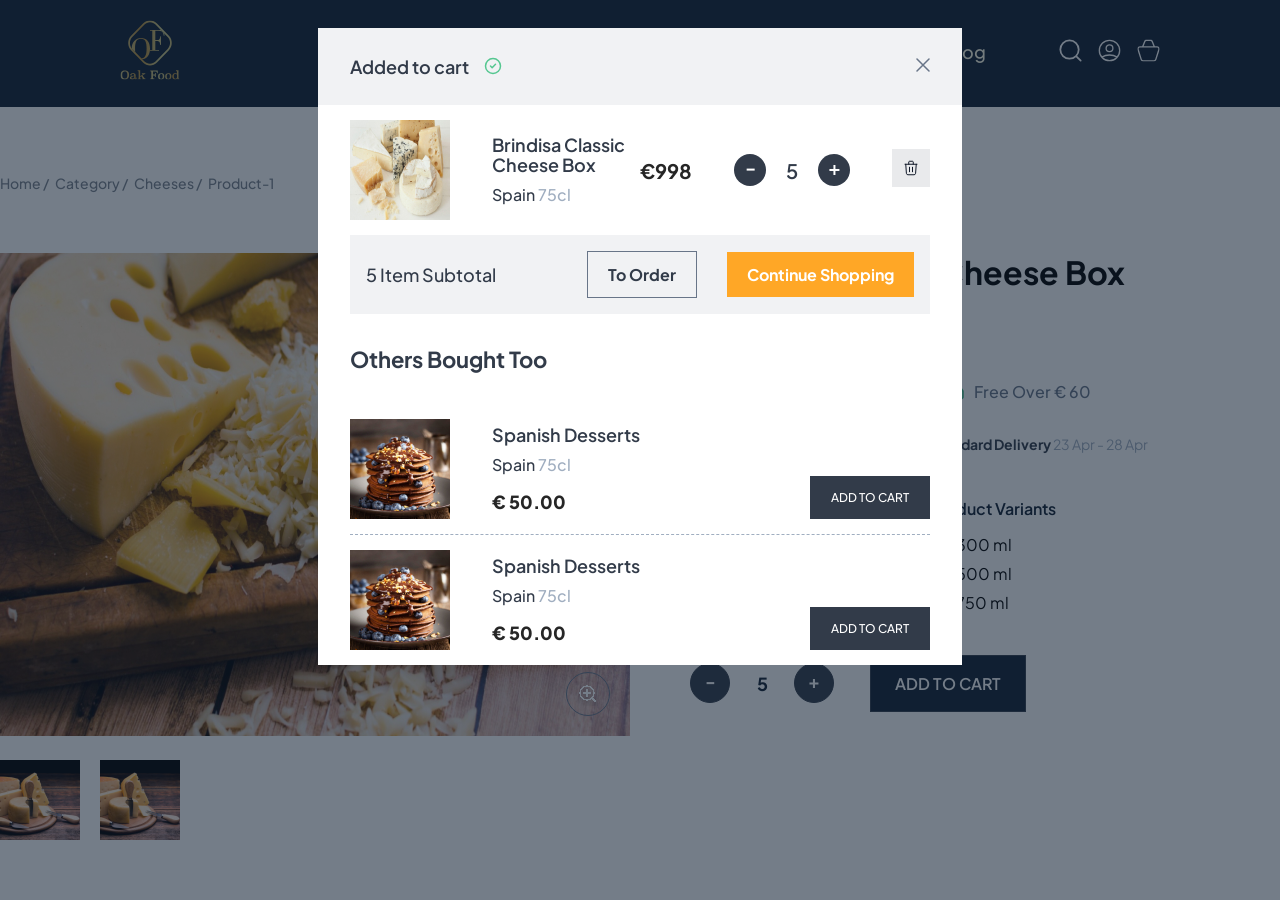
<file: public/html/product-details-modal.html>
<!DOCTYPE html>
<html lang="en">
<head>
    <meta charset="UTF-8">
    <meta name="viewport" content="width=device-width, initial-scale=1.0">
    <title>oak website</title>
    <!-- swiper-js -->
    <link rel="stylesheet" href="https://cdn.jsdelivr.net/npm/swiper@11/swiper-bundle.min.css"/>
    <!-- swiper-js -->
    <link rel="stylesheet" href="https://cdnjs.cloudflare.com/ajax/libs/font-awesome/6.5.2/css/all.min.css" integrity="sha512-SnH5WK+bZxgPHs44uWIX+LLJAJ9/2PkPKZ5QiAj6Ta86w+fsb2TkcmfRyVX3pBnMFcV7oQPJkl9QevSCWr3W6A==" crossorigin="anonymous" referrerpolicy="no-referrer" />
    <link rel="stylesheet" href="assets/css/product-details-modal.css">
    <link rel="stylesheet" href="assets/css/responsive.css">
</head>
<body>
    <!-- nav-secion -->
    <div class="header-all">
        <!-- product-details-modal -->
        <div class="product-details-modal">
            <div class="ghf">
                <div class="product-modal-all">
                    <div class="product-modal-item">
                        <div class="modal-title">
                            <h3 class="font-jakarta">Added to cart</h3>
                            <span>
                                <svg width="20" height="20" viewBox="0 0 20 20" fill="none" xmlns="http://www.w3.org/2000/svg">
                                    <path d="M7.5 10L9.16667 11.6667L12.5 8.33333M17.5 10C17.5 14.1421 14.1421 17.5 10 17.5C5.85786 17.5 2.5 14.1421 2.5 10C2.5 5.85786 5.85786 2.5 10 2.5C14.1421 2.5 17.5 5.85786 17.5 10Z" stroke="#55C790" stroke-width="1.5" stroke-linecap="round" stroke-linejoin="round"/>
                                </svg>
                            </span>
                        </div>
                        <a href="product-details.html">
                            <svg width="14" height="14" viewBox="0 0 14 14" fill="none" xmlns="http://www.w3.org/2000/svg">
                                <path d="M1 13L13 1M1 1L13 13" stroke="#687588" stroke-width="1.5" stroke-linecap="round" stroke-linejoin="round"/>
                            </svg> 
                        </a>
                    </div>
                    <div class="product-modal-all-item">
                        <div class="cart-to-add-item">
                            <div class="add-cart-text font-jakarta">
                                <img src="assets/img/add-cart-img.jpg" alt="img">
                                <div class="">
                                    <h4>Brindisa Classic<br>
                                        Cheese Box
                                    </h4>
                                    <p>Spain <span>75cl</span></p>
                                </div>
                            </div>
                            <div class="add-cart-text font-jakarta">
                                <div class="add-price">€998</div>
                                <div class="add-cart-text add-cart-text-extra">
                                    <div class="add-cart-btn"><span>-</span></div>
                                    <div class="add-cart-btn add-cart-btn-extra">5</div>
                                    <div class="add-cart-btn"><span>+</span></div>
                                </div>
                                <span class="cart-delet-icon">
                                    <svg width="38" height="38" viewBox="0 0 38 38" fill="none" xmlns="http://www.w3.org/2000/svg">
                                        <rect width="38" height="38" fill="#E9EAEC"/>
                                        <path d="M24.25 15.25L23.5995 24.3569C23.5434 25.1418 22.8903 25.75 22.1033 25.75H15.8967C15.1097 25.75 14.4566 25.1418 14.4005 24.3569L13.75 15.25M17.5 18.25V22.75M20.5 18.25V22.75M21.25 15.25V13C21.25 12.5858 20.9142 12.25 20.5 12.25H17.5C17.0858 12.25 16.75 12.5858 16.75 13V15.25M13 15.25H25" stroke="#101828" stroke-linecap="round" stroke-linejoin="round"/>
                                    </svg> 
                                </span>
                            </div>
                        </div>
    
                        <div class="order-text font-jakarta">
                            <p>5 Item Subtotal</p>
                            <div class="to-order-button">
                                <a href="#" class="to-order">To Order</a>
                                <a href="#" class="continue-button">Continue Shopping</a>
                            </div>
                        </div>
                        <div class="other-bought font-jakarta">
                            <h4>Others Bought Too</h4>
                        </div>
    
                        <div class="cart-to-add-item cart-to-add-item-extra">
                            <div class="add-cart-text font-jakarta">
                                <img src="assets/img/spanish-desserts.jpg" alt="img">
                                <div class="">
                                    <h4>Spanish Desserts</h4>
                                    <p>Spain <span>75cl</span></p>
                                    <div class="add-price add-price-unicq">€ 50.00</div>
                                </div>
                            </div>
                            <a href="#" class="add-right-btn font-jakarta">ADD TO CART</a>
                        </div>
                        <div class="cart-to-add-item cart-to-add-item-extra new-cart">
                            <div class="add-cart-text font-jakarta">
                                <img src="assets/img/spanish-desserts.jpg" alt="img">
                                <div class="">
                                    <h4>Spanish Desserts</h4>
                                    <p>Spain <span>75cl</span></p>
                                    <div class="add-price add-price-unicq">€ 50.00</div>
                                </div>
                            </div>
                            <a href="#" class="add-right-btn font-jakarta">ADD TO CART</a>
                        </div>
                    </div>
                </div>
            </div>
        </div>

        <!-- product-datails-modal -->
        <section class="nav-section">
            <div class="nav">
                <a href="#">
                    <img class="logo" width="60px" height="60px" src="assets/img/logo.svg" alt="logo"> 
                </a> 
    
                <input type="checkbox" id="check" name="nav-toggle"> 
                <label for="check">
                    <span class="menu">
                        <img src="assets/img/icon/menu-icon.svg" alt="icon">
                    </span>
                    <span class="menu-close">
                        <img src="assets/img/icon/menu-x.svg" alt="icon">
                    </span>
                </label>
    
                <ul class="nav-list-items">
                    <li>
                        <a href="#">Home</a>
                    </li>
                    <li>
                        <a href="#">Product</a>
                    </li>
                    <li>
                        <a class="nav-active" href="#">Product Categories</a>
                    </li>
                    <li>
                        <a href="#">Our Story</a>
                    </li>
                    <li>
                        <a href="#">Blog</a>
                    </li>
                </ul> 
                <div class="nav-icons">
                    <a href="#">
                        <img width="23px" height="23px" src="assets/img/icon/ser-icon.svg" alt="icon">
                    </a>
                    <a href="#">
                        <img width="23px" height="23px" src="assets/img/icon/user-icon.svg" alt="icon">
                    </a>
                    <a href="#">
                        <img width="23px" height="23px" src="assets/img/icon/in-icon.svg" alt="icon">
                    </a>
                </div>
            </div>
        </section>
        <!-- nav-secion -->
        <!-- product-details-secion --> 
        <section class="product-details-section">
            <div class="container">
                <div class="product-details-content font-jakarta">
                    <div class="product-details-item font-jakarta"> 
                        <div class="product-nav-list">
                            <ul>
                                <li><a href="#">Home /</a></li>
                                <li><a href="#"> Category /</a></li>
                                <li><a href="#"> Cheeses /</a></li>
                                <li><a href="#"> Product-1</a></li>
                            </ul>
                        </div>  
                        <div class="product-details">
                            <div class="product-details-image"> 
                                <div class="product-big-image">
                                    <a href="#">
                                        <img src="assets/img/product-img.jpg" alt="img"> 
                                    </a>
                                    <span class="zoom-icon">
                                        <svg width="44" height="44" viewBox="0 0 44 44" fill="none" xmlns="http://www.w3.org/2000/svg">
                                            <rect x="0.5" y="0.5" width="43" height="43" rx="21.5" stroke="#687588"/>
                                            <g clip-path="url(#clip0_95_1067)">
                                            <g filter="url(#filter0_d_95_1067)">
                                            <path d="M29.5 29.5L26 26M21 18V21M21 21V24M21 21H24M21 21H18M28 21C28 24.866 24.866 28 21 28C17.134 28 14 24.866 14 21C14 17.134 17.134 14 21 14C24.866 14 28 17.134 28 21Z" stroke="white" stroke-width="1.5" stroke-linecap="round" stroke-linejoin="round" shape-rendering="crispEdges"/>
                                            </g>
                                            </g>
                                            <defs>
                                            <filter id="filter0_d_95_1067" x="9.25" y="13.25" width="25" height="25" filterUnits="userSpaceOnUse" color-interpolation-filters="sRGB">
                                            <feFlood flood-opacity="0" result="BackgroundImageFix"/>
                                            <feColorMatrix in="SourceAlpha" type="matrix" values="0 0 0 0 0 0 0 0 0 0 0 0 0 0 0 0 0 0 127 0" result="hardAlpha"/>
                                            <feOffset dy="4"/>
                                            <feGaussianBlur stdDeviation="2"/>
                                            <feComposite in2="hardAlpha" operator="out"/>
                                            <feColorMatrix type="matrix" values="0 0 0 0 0 0 0 0 0 0 0 0 0 0 0 0 0 0 0.25 0"/>
                                            <feBlend mode="normal" in2="BackgroundImageFix" result="effect1_dropShadow_95_1067"/>
                                            <feBlend mode="normal" in="SourceGraphic" in2="effect1_dropShadow_95_1067" result="shape"/>
                                            </filter>
                                            <clipPath id="clip0_95_1067">
                                            <rect width="24" height="24" fill="white" transform="translate(10 10)"/>
                                            </clipPath>
                                            </defs>
                                        </svg>  
                                    </span>
                                </div>

                                <div class="product-small-img">
                                    <a href="#">
                                        <img src="assets/img/product-img-02.jpg" alt="img">
                                    </a>
                                    <a href="#">
                                        <img src="assets/img/product-img-02.jpg" alt="img">
                                    </a>
                                </div>
                            </div>
                            <div class="product-details-text-extra">
                                <div class="">
                                    <h3 class="font-jakarta">Brindisa Classic Cheese Box</h3>
                                    <p class="font-jakarta">€ 20.00 <span>€ 15.00</span></p> 
                                    <div class="product-text-details">
                                        <div class="product-details-left">
                                            <div class="product-review">
                                                <div class="product-star">
                                                    <img src="assets/img/product-star.svg" alt="img">
                                                    <img src="assets/img/product-star.svg" alt="img">
                                                    <img src="assets/img/product-star.svg" alt="img">
                                                    <img src="assets/img/product-star.svg" alt="img">
                                                    <img src="assets/img/product-star.svg" alt="img">
                                                </div>
                                                <span class="">(35 Review)</span>
                                            </div> 
                                            <div class="payment">
                                                <a href="#">
                                                    <img src="assets/img/paypal.svg" alt="icon">
                                                </a>
                                                <a href="#">
                                                    <img src="assets/img/stripe.svg" alt="icon">
                                                </a>
                                                <a href="#">
                                                    <img src="assets/img/ideal.svg" alt="icon">
                                                </a>
                                            </div>
                                            <div class="product-feature font-jakarta">
                                                <h3>Product Features</h3>
                                                <div class="product-feature-text">
                                                    <div class="product-list">
                                                        <div class="dot"></div>
                                                        <span>Authentic chorizo criollo</span>
                                                    </div>
                                                    <div class="product-list">
                                                        <div class="dot"></div>
                                                        <span>Argentinian style</span>
                                                    </div>
                                                </div>
                                            </div>
                                        </div> 

                                        <div class="product-details-right">
                                            <div class="free-over">
                                                <img src="assets/img/track-icon.svg" alt="icon">
                                                <span class="font-jakarta">Free Over € 60</span>
                                            </div>
                                            <p class="font-jakarta">Standard Delivery <span>23 Apr - 28 Apr</span></p>
                                        
                                            <div class="product-variant">
                                                <h5 class="font-jakarta">Product Variants</h5>
                                                <div class="variant-item">
                                                    <div class="redio-item">
                                                        <label for="check-01" class="check-item">
                                                            <input type="checkbox" id="check-01">  
                                                            <div class="check-rounded"></div>  
                                                            <div>300 ml</div>
                                                        </label> 
                                                    </div>
                                                    <div class="redio-item">
                                                        <label for="check-02" class="check-item">
                                                            <input type="checkbox" id="check-02">  
                                                            <div class="check-rounded"></div>  
                                                            <div>500 ml</div>
                                                        </label> 
                                                    </div>
                                                    <div class="redio-item">
                                                        <label for="check-03" class="check-item">
                                                            <input type="checkbox" id="check-03">  
                                                            <div class="check-rounded"></div>  
                                                            <div>750 ml</div>
                                                        </label> 
                                                    </div> 
                                                </div> 
                                            </div>
                                        </div>
                                    </div>
                                    <div class="product-add-button font-jakarta">
                                        <div class="product-add">
                                            <div class="product-add-item"><span>-</span></div> 
                                            <div class="product-add-item product-add-item-extra">5</div> 
                                            <div class="product-add-item"><span>+</span></div> 
                                        </div>
                                        <div class="add-button">
                                            <a href="#">
                                                ADD TO CART
                                            </a>
                                        </div>
                                    </div>
                                </div>
                            </div>
                        </div>  
                    </div>
                </div>     
            </div>
        </section>
        <!-- product-secion --> 
        <!-- discription --> 
        <section class="product-discription-item">
            <div class="container">
                <div class="product-discription-all-content"> 
                    <div class="discription-left">
                        <div class="product-discription">
                            <h3>Discription</h3>
                            <p class="font-work">A selection of four classic Spanish cheese and quince. Manchego
                                with mellow sweetness; tangy Picos blue mountain rich, Vacherin-style Torta
                                buttery washed-rind Musgo Lavado and sweet quince jam with a hint of
                                tartness. Quintessentially Spanish.<br><br>
                                A selection of four classic Spanish cheese and quince. Manchego with
                                mellow sweetness; tangy Picos blue mountain rich, Vacherin-style Torta
                                buttery washed-rind Musgo Lavado and sweet quince jam with a hint of
                                tartness. Quintessentially Spanish.
                            </p>
                        </div>
                        <div class="product-discription product-discription-extra">
                            <h3>Tasting Notes</h3>
                            <p class="font-work">In the event that any of the above is not available on the day of dispatch
                                Brindisa will substitute any out of stock items with
                                another similar product.
                            </p>
                        </div>
                    </div>
                    <div class="discription-right">
                        <div class="product-discription product-discription-extra">
                            <h3>Discription</h3> 
                            <div class="our-story-map">
                                <iframe src="https://www.google.com/maps/embed?pb=!1m18!1m12!1m3!1d59478.2211938297!2d5.5107672280358395!3d52.14335974084343!2m3!1f0!2f0!3f0!3m2!1i1024!2i768!4f13.1!3m3!1m2!1s0x47c64c08520de653%3A0xc9f82c31f3509867!2sBarneveld%2C%20Netherlands!5e1!3m2!1sen!2sbd!4v1730700108519!5m2!1sen!2sbd" width="100%" height="285" style="border:0;" allowfullscreen="" loading="lazy" referrerpolicy="no-referrer-when-downgrade"></iframe>
                            </div>
                            <h4 class="font-jakarta">Vina San Rafael</h4>
                            <span class="font-work">Chile, Maule Valley</span>
                            <p class="font-work discription-text">'Dare to be yourself". That is the motto of the Chilean wine brand
                                Oveja Negra. Not surprising, when you consider that the name Oveja
                                Negra literally means 'black sheep'. A metaphor for an outsider
                                or better yet: someone who likes to go his own way. The makers of
                                Oveja Negra are the first winemakers to blend grapes from individual
                                vineyards in the Maule Valley. Always with the aim of making the
                                tastiest wines. Oveja Negra is made by a group of innovative
                                entrepreneurs who founded the Chilean winery Viña San Rafael
                                in 1998. Oveja Negra makes special Chilean wines that challenge
                                you to be yourself.
                            </p>
                        </div>
                    </div>
                </div>
            </div>
        </section>
        <!-- discription -->
        <!-- featured-products -->
        <section class="featured-section">
            <div class="container">
                <div class="all-featured-item">
                    <div class="product-discription product-card-title">
                        <h4>Discription</h4>
                    </div>
                    <div class="product-items">
                        <!-- item -->
                        <div class="product-card">
                            <div class="product-card-image">
                                <a href="#">
                                    <img class="product-img" src="assets/img/dessert-item.png" alt="img">
                                </a>
                                <div class="product-view-icon">
                                    <div class="product-card-view">
                                        <img src="assets/img/icon/view-white.png" alt="icon">
                                    </div>
                                </div>
                                <div class="product-icon">
                                    <div class="heart-icon">
                                        <img src="assets/img/heart-icon.svg" alt="icon">
                                    </div>
                                    <div class="flag-icon">
                                        <img width="32px" height="32px" src="assets/img/flag-icon.svg" alt="icon">
                                    </div>
                                </div> 
                            </div> 
                            <div class="product-card-text">
                                <h4>Cheeses</h4>
                                <h5>Spanish Desserts</h5>
                                <div class="reviews">
                                    <div class="stars-iocn">
                                        <img src="assets/img/star-icon.svg" alt="star">
                                        <img src="assets/img/star-icon.svg" alt="star">
                                        <img src="assets/img/star-icon.svg" alt="star">
                                        <img src="assets/img/star-icon.svg" alt="star">
                                        <img src="assets/img/star-icon.svg" alt="star"> 
                                    </div>
                                    <span>(271 Review)</span>
                                </div>
                                <p class="product-card-price">€ 50.00</p>
                                <a href="#" class="card-button">Add To Cart</a>
                            </div>
                        </div>
                        <!-- item -->
                        <!-- item -->
                        <div class="product-card">
                            <div class="product-card-image">
                                <a href="#">
                                    <img class="product-img" src="assets/img/dessert-item.png" alt="img">
                                </a>
                                <div class="product-view-icon">
                                    <div class="product-card-view">
                                        <img src="assets/img/icon/view-white.png" alt="icon">
                                    </div>
                                </div>
                                <div class="product-icon">
                                    <div class="heart-icon">
                                        <img src="assets/img/heart-icon.svg" alt="icon">
                                    </div>
                                    <div class="flag-icon">
                                        <img width="32px" height="32px" src="assets/img/flag-icon.svg" alt="icon">
                                    </div>
                                </div> 
                            </div> 
                            <div class="product-card-text">
                                <h4>Cheeses</h4>
                                <h5>Spanish Desserts</h5>
                                <div class="reviews">
                                    <div class="stars-iocn">
                                        <img src="assets/img/star-icon.svg" alt="star">
                                        <img src="assets/img/star-icon.svg" alt="star">
                                        <img src="assets/img/star-icon.svg" alt="star">
                                        <img src="assets/img/star-icon.svg" alt="star">
                                        <img src="assets/img/star-icon.svg" alt="star"> 
                                    </div>
                                    <span>(271 Review)</span>
                                </div>
                                <p class="product-card-price">€ 50.00</p>
                                <a href="#" class="card-button">Add To Cart</a>
                            </div>
                        </div>
                        <!-- item -->
                        <!-- item -->
                        <div class="product-card">
                            <div class="product-card-image">
                                <a href="#">
                                    <img class="product-img" src="assets/img/dessert-item.png" alt="img">
                                </a>
                                <div class="product-view-icon">
                                    <div class="product-card-view">
                                        <img src="assets/img/icon/view-white.png" alt="icon">
                                    </div>
                                </div>
                                <div class="product-icon">
                                    <div class="heart-icon">
                                        <img src="assets/img/heart-icon.svg" alt="icon">
                                    </div>
                                    <div class="flag-icon">
                                        <img width="32px" height="32px" src="assets/img/flag-icon.svg" alt="icon">
                                    </div>
                                </div> 
                            </div> 
                            <div class="product-card-text">
                                <h4>Cheeses</h4>
                                <h5>Spanish Desserts</h5>
                                <div class="reviews">
                                    <div class="stars-iocn">
                                        <img src="assets/img/star-icon.svg" alt="star">
                                        <img src="assets/img/star-icon.svg" alt="star">
                                        <img src="assets/img/star-icon.svg" alt="star">
                                        <img src="assets/img/star-icon.svg" alt="star">
                                        <img src="assets/img/star-icon.svg" alt="star"> 
                                    </div>
                                    <span>(271 Review)</span>
                                </div>
                                <p class="product-card-price">€ 50.00</p>
                                <a href="#" class="card-button">Add To Cart</a>
                            </div>
                        </div>
                        <!-- item -->
                         
                        <!-- item -->
                        <div class="product-card product-card-bottom">
                            <div class="product-card-image">
                                <a href="#">
                                    <img class="product-img" src="assets/img/cerveza-boqueron.png" alt="img">
                                </a>
                                <div class="product-view-icon">
                                    <div class="product-card-view">
                                        <img src="assets/img/icon/view-white.png" alt="icon">
                                    </div>
                                </div>
                                <div class="product-icon">
                                    <div class="heart-icon">
                                        <img src="assets/img/heart-icon.svg" alt="icon">
                                    </div>
                                    <div class="flag-icon">
                                        <img width="32px" height="32px" src="assets/img/flag-icon.svg" alt="icon">
                                    </div>
                                </div> 
                            </div>
                            <div class="product-card-text">
                                <h4>Drinks</h4>
                                <h5>Cerveza er Boqueron</h5>
                                <div class="reviews">
                                    <div class="stars-iocn">
                                        <img src="assets/img/star-icon.svg" alt="star">
                                        <img src="assets/img/star-icon.svg" alt="star">
                                        <img src="assets/img/star-icon.svg" alt="star">
                                        <img src="assets/img/star-icon.svg" alt="star">
                                        <img src="assets/img/star-icon.svg" alt="star"> 
                                    </div>
                                    <span>(35 Review)</span>
                                </div>
                                <p>€ 06.00</p>
                                <div class="bottle-tow-button">
                                    <a href="#" class="card-button bottle-button">Bottle
                                        <span class="add-plus-white">
                                            <svg width="17" height="16" viewBox="0 0 17 16" fill="none" xmlns="http://www.w3.org/2000/svg">
                                                <path d="M8.49984 2.66675V13.3334M13.8332 8.00008L3.1665 8.00008" stroke="white" stroke-width="1.5" stroke-linecap="round" stroke-linejoin="round"/>
                                            </svg>
                                        </span>
                                        <span class="add-plus-black">
                                            <svg width="17" height="16" viewBox="0 0 17 16" fill="#101F32" xmlns="http://www.w3.org/2000/svg">
                                                <path d="M8.49984 2.66675V13.3334M13.8332 8.00008L3.1665 8.00008" stroke="#101F32" stroke-width="1.5" stroke-linecap="round" stroke-linejoin="round"/>
                                            </svg>
                                        </span>
                                    </a>
                                    <a href="#" class="card-button bottle-button">Box (6)
                                        <span class="add-plus-white">
                                            <svg width="17" height="16" viewBox="0 0 17 16" fill="none" xmlns="http://www.w3.org/2000/svg">
                                                <path d="M8.49984 2.66675V13.3334M13.8332 8.00008L3.1665 8.00008" stroke="white" stroke-width="1.5" stroke-linecap="round" stroke-linejoin="round"/>
                                            </svg>
                                        </span>
                                        <span class="add-plus-black">
                                            <svg width="17" height="16" viewBox="0 0 17 16" fill="#101F32" xmlns="http://www.w3.org/2000/svg">
                                                <path d="M8.49984 2.66675V13.3334M13.8332 8.00008L3.1665 8.00008" stroke="#101F32" stroke-width="1.5" stroke-linecap="round" stroke-linejoin="round"/>
                                            </svg>
                                        </span>
                                    </a>
                                </div>
                            </div>
                        </div>
                        <!-- item -->
                    </div>
                </div>
            </div>
        </section>
        <!-- featured-products -->
        <!-- service-and-contact-section -->
        <section class="service-contact">
            <div class="container">
                <div class="service-contact-content">
                    <div class="contact-left-site">
                        <h3>Get 15% Off Your<br>
                            First Order!
                        </h3>
                        <span>Register Now</span>
                    
                        <div class="service-contact-Register">
                            <div class="input-button font-work input-button-ectra">
                                <input class="font-work" type="text" placeholder="Your Email Address">
                                <a href="#">
                                    Register 
                                </a>
                            </div> 
                        </div> 
                        <p>This form is protected by reCaptcha, the Google Privacy<br>
                            Policy and Terms of Service apply.</p>
                    </div>
                    <div class="contact-right-site">
                        <h3>Service And Contact</h3>
                        <div class="contact-comment">
                            <span>
                                <svg width="50" height="50" viewBox="0 0 50 50" fill="none" xmlns="http://www.w3.org/2000/svg">
                                    <path d="M16.6667 25.0002H16.6875M25 25.0002H25.0208M33.3333 25.0002H33.3542M43.75 25.0002C43.75 34.2049 35.3553 41.6668 25 41.6668C21.7932 41.6668 18.7744 40.9512 16.1347 39.6899L6.25 41.6668L9.15623 33.9169C7.31576 31.3384 6.25 28.2799 6.25 25.0002C6.25 15.7954 14.6447 8.3335 25 8.3335C35.3553 8.3335 43.75 15.7954 43.75 25.0002Z" stroke="#323B49" stroke-width="3" stroke-linecap="round" stroke-linejoin="round"/>
                                </svg>   
                            </span>
                            <div class="contact-comment-text">
                                <h4>Do You Need Our Help?</h4>
                                <p>We are happy to help you. Chat with usor Give feedback</p>
                            </div>
                        </div>
                        <div class="contact-social">
                            <div class="contact-social-text">
                                <h5>Follow Us</h5>
                                <p>On Social Media</p>
                            </div>
                            <div class="contact-social-icon">
                                <a href="#" class="social-link">
                                    <svg width="8" height="15" viewBox="0 0 8 15" fill="none" xmlns="http://www.w3.org/2000/svg">
                                        <path d="M8 5.65054H5.22424V3.6948C5.22424 3.21596 5.81899 3.18005 6.00242 3.18005H7.89172V0.504562H6.00242C5.53284 0.48141 5.06305 0.546544 4.62139 0.696037C4.17972 0.845531 3.77533 1.07629 3.43259 1.37439C3.08985 1.6725 2.81586 2.03178 2.62715 2.43058C2.43843 2.82937 2.3389 3.25942 2.33455 3.6948V5.64979H0V8.32528H2.33455V14.5H5.22424V8.32603H7.55879L8 5.65054Z" fill="white"/>
                                    </svg>
                                </a>
                                <a href="#" class="social-link">
                                    <svg width="16" height="13" viewBox="0 0 16 13" fill="none" xmlns="http://www.w3.org/2000/svg">
                                        <path d="M5.02664 12.4998C6.25483 12.5082 7.47258 12.2912 8.60918 11.8614C9.74578 11.4315 10.7786 10.7975 11.6476 9.99606C12.5166 9.19461 13.2045 8.24173 13.6713 7.19275C14.1381 6.14377 14.3746 5.0196 14.367 3.88553C14.367 3.75593 14.367 3.62553 14.361 3.49592C15.0039 3.06674 15.5589 2.53526 16 1.92639C15.3991 2.16948 14.7626 2.32926 14.1111 2.40057C14.7972 2.02209 15.3112 1.42645 15.5575 0.724351C14.9125 1.07696 14.2067 1.3245 13.4708 1.45617C13.0204 1.01347 12.4363 0.705868 11.7943 0.57321C11.1523 0.440552 10.4819 0.488947 9.87004 0.712129C9.25817 0.935311 8.73297 1.32299 8.36247 1.82497C7.99197 2.32694 7.79324 2.92007 7.79202 3.52753C7.79446 3.75989 7.82314 3.99139 7.87761 4.21825C6.57288 4.15816 5.29637 3.84571 4.13072 3.30116C2.96507 2.7566 1.93628 1.99207 1.11095 1.05707C0.693118 1.72426 0.565776 2.51323 0.754761 3.26392C0.943745 4.01461 1.4349 4.67081 2.1286 5.09942C1.60841 5.08256 1.09977 4.95317 0.643628 4.72167V4.76276C0.643114 5.4624 0.904494 6.1407 1.38349 6.6828C1.86249 7.2249 2.52968 7.59748 3.27206 7.73744C2.78974 7.85806 2.28408 7.87617 1.79309 7.79039C2.00312 8.39212 2.41168 8.91814 2.96157 9.29481C3.51147 9.67148 4.17516 9.87993 4.85974 9.89099C3.69656 10.734 2.26013 11.1914 0.781429 11.1895C0.520285 11.1906 0.259309 11.1769 0 11.1484C1.50172 12.0315 3.24619 12.5004 5.02664 12.4998Z" fill="white"/>
                                    </svg>
                                </a>
                                <a href="#" class="social-link">
                                    <svg width="14" height="15" viewBox="0 0 14 15" fill="none" xmlns="http://www.w3.org/2000/svg">
                                        <path d="M2.94423 5.05762H0.32666V14.4964H2.94423V5.05762Z" fill="white"/>
                                        <path d="M11.6909 5.05841C10.9941 4.81471 10.2372 4.79946 9.53107 5.01488C8.82494 5.2303 8.20666 5.66508 7.76676 6.25556V5.05841H5.1582V14.4972H7.76676V9.51778C7.75205 8.8868 7.9838 8.27473 8.41326 7.81035C8.53564 7.66752 8.6862 7.55125 8.8556 7.46875C9.02501 7.38624 9.20964 7.33927 9.39804 7.33074C9.6096 7.32672 9.8198 7.36527 10.016 7.44409C10.2122 7.5229 10.3904 7.64036 10.5399 7.7894C10.864 8.1266 11.041 8.57762 11.0323 9.04416V14.4994H13.9837V8.65284C14.058 7.88517 13.8729 7.11476 13.4576 6.46366C13.0422 5.81257 12.4205 5.31803 11.6909 5.05841Z" fill="white"/>
                                        <path d="M1.63504 3.75325C2.53805 3.75325 3.27009 3.02498 3.27009 2.12662C3.27009 1.22826 2.53805 0.5 1.63504 0.5C0.732034 0.5 0 1.22826 0 2.12662C0 3.02498 0.732034 3.75325 1.63504 3.75325Z" fill="white"/>
                                    </svg>  
                                </a>
                            </div>
                        </div>
                    </div>
                </div>
            </div>
        </section>
        <!-- service-and-contact-section -->
        <!-- footer-section -->
        <footer class="footer-section">
            <div class="container">
                <div class="footer-all-content">
                    <div class="footer-leftsite">
                        <a href="#">
                            <img class="footer-logo" width="74px" height="74px" src="assets/img/footer-logo.png" alt="logo">
                        </a>
                        <p class="font-poppins">successfully completed over 200 
                            large-scale projects for clients in 
                            Bangladesh, including a significant 
                            number of SaaS companies, 
                            thriving startups, and educational 
                            establishments.
                        </p>
                        <div class="footer-brand-logo">
                            <a href="#">
                                <img src="assets/img/paypal.png" alt="logo">
                            </a>
                            <a href="#">
                                <img src="assets/img/stripe.png" alt="logo">
                            </a>
                            <a href="#">
                                <img src="assets/img/id.png" alt="logo">
                            </a>
                        </div>
                        <div class="nix-logo">
                            <a href="#">
                                <img src="assets/img/nix.png" alt="logo">
                            </a>
                            <span>< 18 years we do not sell alcohol < 25 years, show your ID</span>
                        </div>
                    </div>
                    <div class="footer-rightsite">
                        <div class="footer-all-page-content">
                            <div class="footer-page">
                                <h4>Pages</h4>
                                <ul>
                                    <li>
                                        <a href="#">Home</a>
                                    </li>
                                    <li>
                                        <a href="#">Product</a>
                                    </li>
                                    <li>
                                        <a href="#">About Us</a>
                                    </li>
                                    <li>
                                        <a href="#">Blog</a>
                                    </li>
                                    <li>
                                        <a href="#">Contact Us</a>
                                    </li>
                                </ul>
                            </div>
                            <div class="footer-page footer-item">
                                <h4>Food</h4>
                                <ul>
                                    <li>
                                        <a href="#">Spanish Foods</a>
                                    </li>
                                    <li>
                                        <a href="#">Spanish Drinks</a>
                                    </li>
                                    <li>
                                        <a href="#">Spanish Hampers & Gifts</a>
                                    </li>
                                    <li>
                                        <a href="#">Kitchenware</a>
                                    </li> 
                                </ul>
                            </div> 
                            <div class="footer-page footer-social-item">
                                <h4>Contact</h4>
                                <div class="social">
                                    <a href="#">
                                        <img src="assets/img/icon/fb-icon.svg" alt="icon">
                                    </a>
                                    <a href="#">
                                        <img src="assets/img/icon/towi.svg" alt="icon">
                                    </a>
                                    <a href="#">
                                        <img src="assets/img/icon/lind.svg" alt="icon">
                                    </a>
                                </div>
                                <div class="social-id">
                                    <div class="email-phone">
                                        <img src="assets/img/icon/phone.svg" alt="icon">
                                        <span>+880 1728247398</span>
                                    </div>
                                    <div class="email-phone">
                                        <img src="assets/img/icon/email.svg" alt="icon">
                                        <span>info@example.com</span>
                                    </div>
                                </div>
                            </div> 
                        </div>
                        <div class="footer-subscribe">
                            <div class="input-button">
                                <input type="text" placeholder="Your Email">
                                <a href="#">
                                    Subscribe 
                                </a>
                            </div>
                            <span>Get 15% of your first order by subscribing to our newsletter</span>
                        </div> 
                    </div>
                </div>s
            </div>
        </footer> 
    </div>
</body>
</html>
</file>
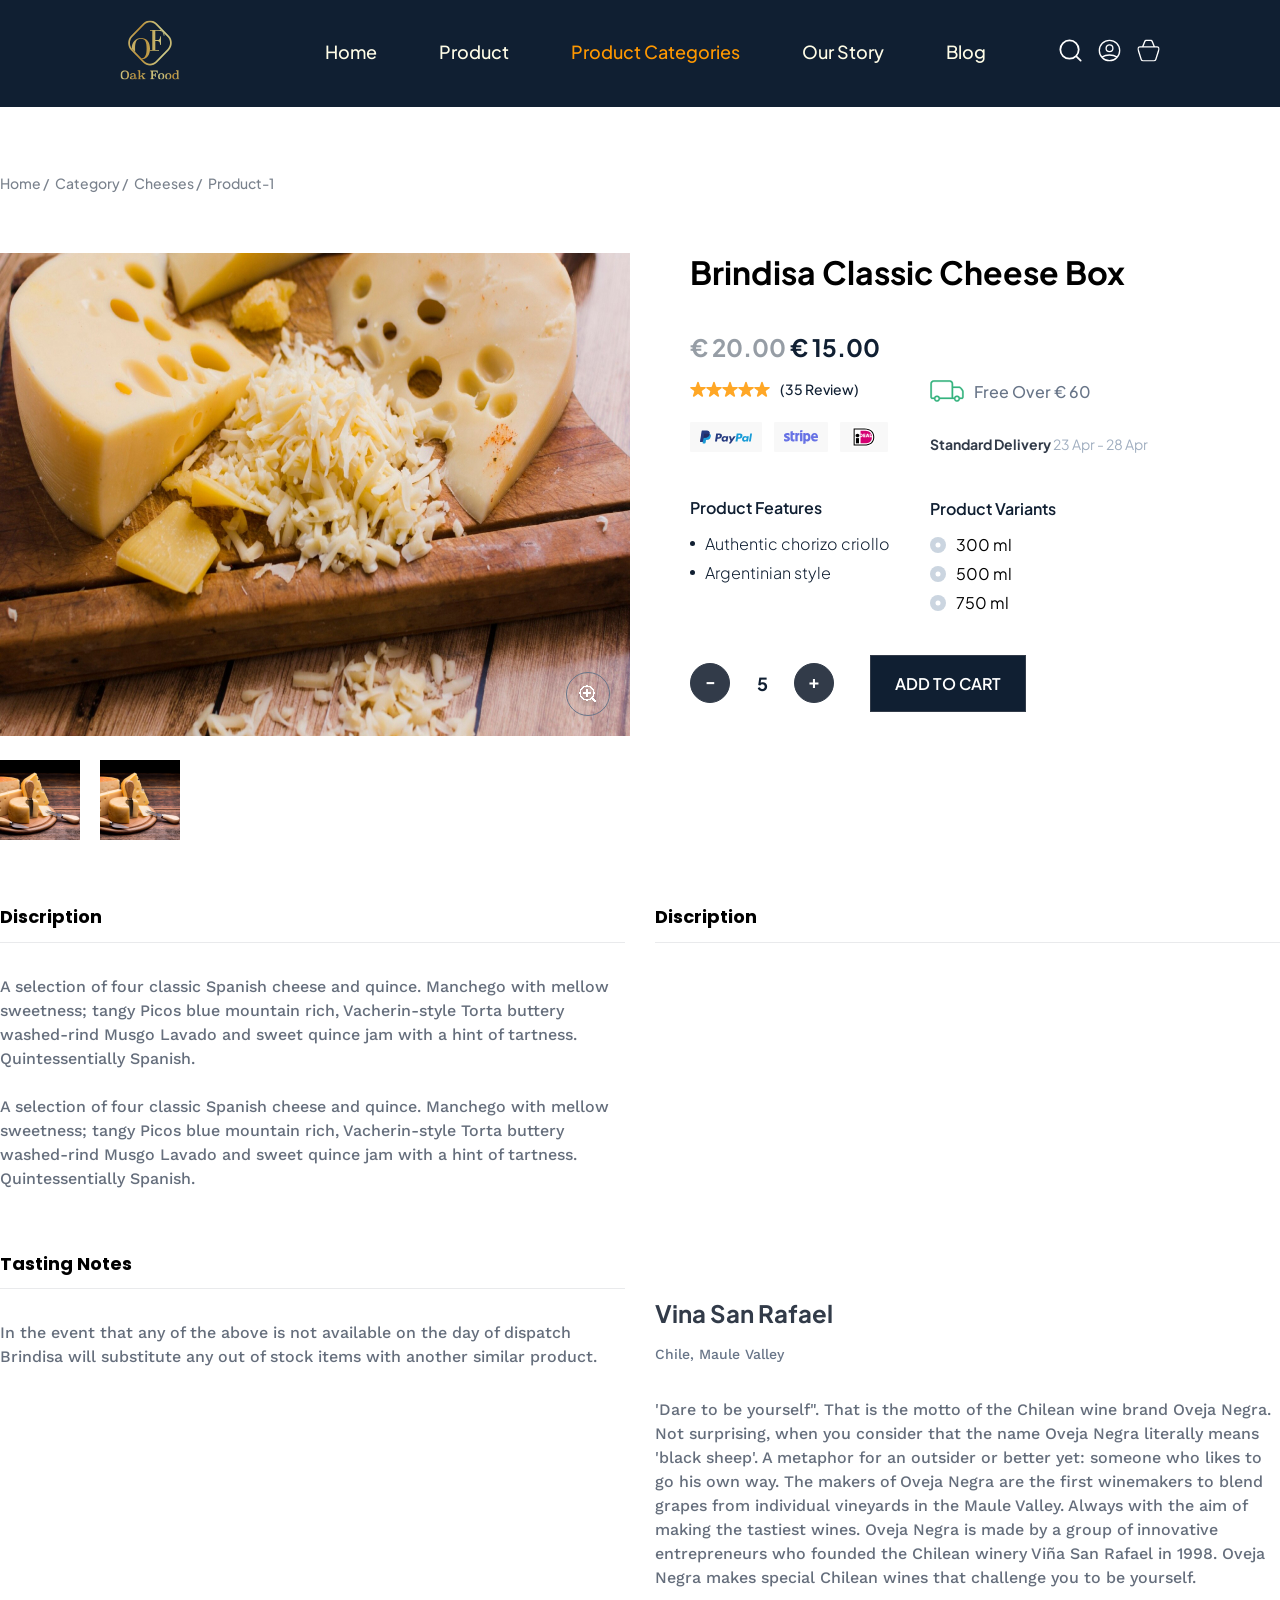
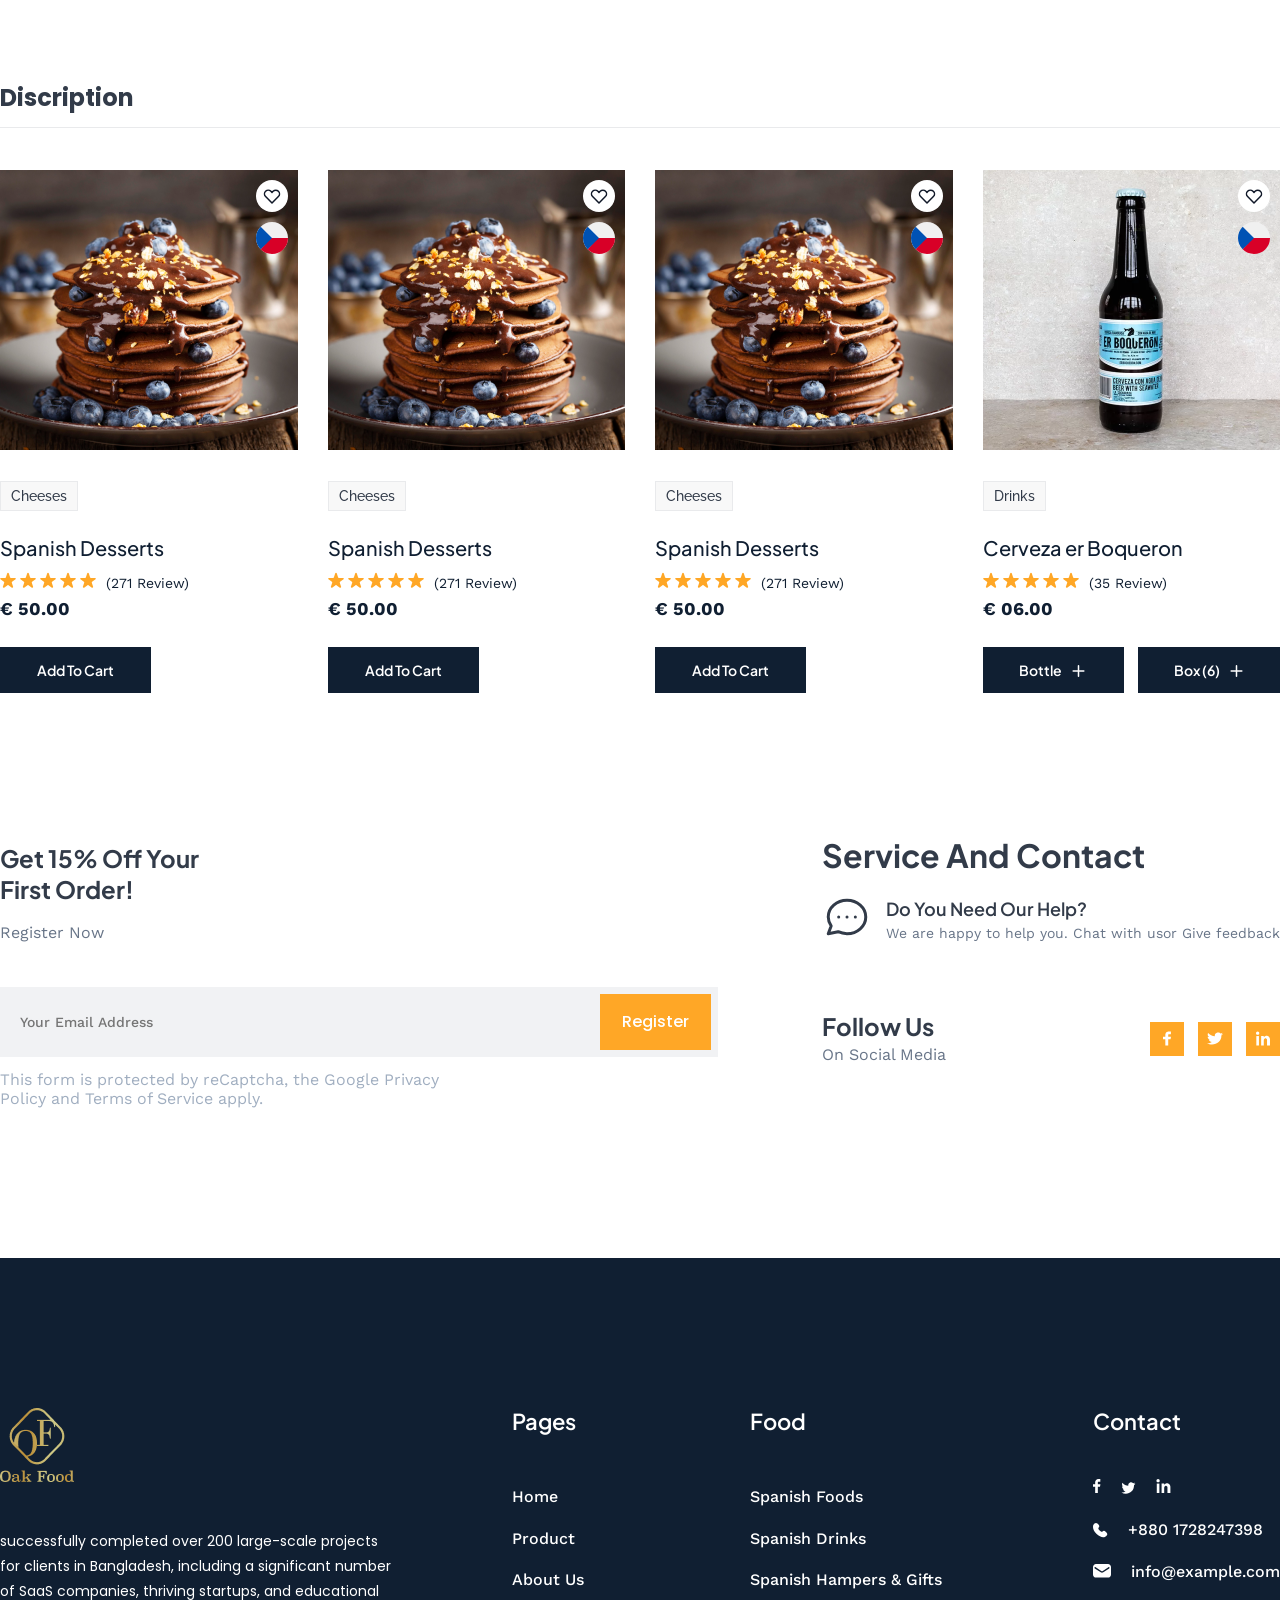
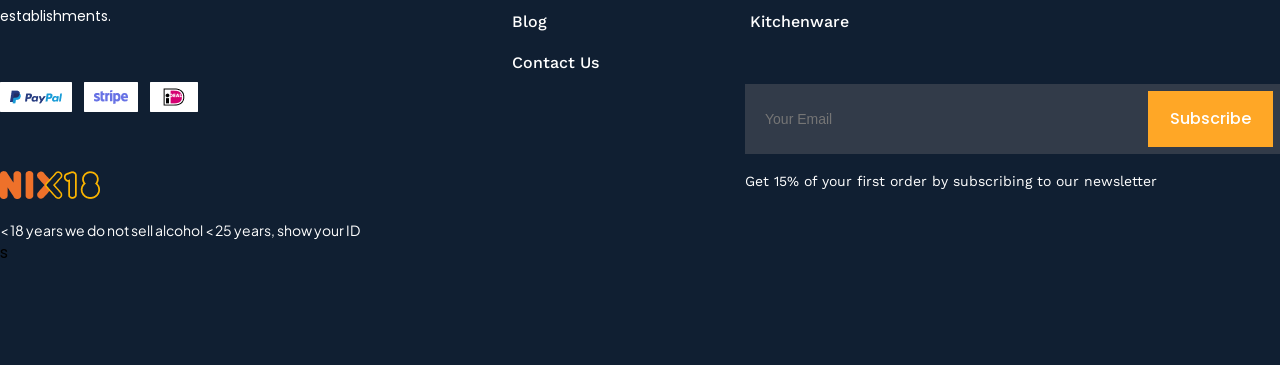
<file: public/html/product-details.html>
<!DOCTYPE html>
<html lang="en">
<head>
    <meta charset="UTF-8">
    <meta name="viewport" content="width=device-width, initial-scale=1.0">
    <title>oak website</title>
    <!-- swiper-js -->
    <link rel="stylesheet" href="https://cdn.jsdelivr.net/npm/swiper@11/swiper-bundle.min.css"/>
    <!-- swiper-js -->
    <link rel="stylesheet" href="https://cdnjs.cloudflare.com/ajax/libs/font-awesome/6.5.2/css/all.min.css" integrity="sha512-SnH5WK+bZxgPHs44uWIX+LLJAJ9/2PkPKZ5QiAj6Ta86w+fsb2TkcmfRyVX3pBnMFcV7oQPJkl9QevSCWr3W6A==" crossorigin="anonymous" referrerpolicy="no-referrer" />
    <link rel="stylesheet" href="assets/css/product-details.css">
    <link rel="stylesheet" href="assets/css/responsive.css">
</head>
<body>
    <!-- nav-secion -->
    <div class="header-all">
        <section class="nav-section">
            <div class="nav">
                <a href="#">
                    <img class="logo" width="60px" height="60px" src="assets/img/logo.svg" alt="logo"> 
                </a> 
    
                <input type="checkbox" id="check" name="nav-toggle"> 
                <label for="check">
                    <span class="menu">
                        <img src="assets/img/icon/menu-icon.svg" alt="icon">
                    </span>
                    <span class="menu-close">
                        <img src="assets/img/icon/menu-x.svg" alt="icon">
                    </span>
                </label>
    
                <ul class="nav-list-items">
                    <li>
                        <a href="#">Home</a>
                    </li>
                    <li>
                        <a href="#">Product</a>
                    </li>
                    <li>
                        <a class="nav-active" href="#">Product Categories</a>
                    </li>
                    <li>
                        <a href="#">Our Story</a>
                    </li>
                    <li>
                        <a href="#">Blog</a>
                    </li>
                </ul> 
                <div class="nav-icons">
                    <a href="#">
                        <img width="23px" height="23px" src="assets/img/icon/ser-icon.svg" alt="icon">
                    </a>
                    <a href="#">
                        <img width="23px" height="23px" src="assets/img/icon/user-icon.svg" alt="icon">
                    </a>
                    <a href="#">
                        <img width="23px" height="23px" src="assets/img/icon/in-icon.svg" alt="icon">
                    </a>
                </div>
            </div>
        </section>
        <!-- nav-secion -->
        <!-- product-details-secion --> 
        <section class="product-details-section">
            <div class="container">
                <div class="product-details-content font-jakarta">
                    <div class="product-details-item font-jakarta"> 
                        <div class="product-nav-list">
                            <ul>
                                <li><a href="#">Home /</a></li>
                                <li><a href="#"> Category /</a></li>
                                <li><a href="#"> Cheeses /</a></li>
                                <li><a href="#"> Product-1</a></li>
                            </ul>
                        </div>  
                        <div class="product-details">
                            <div class="product-details-image"> 
                                <div class="product-big-image">
                                    <a href="#">
                                        <img src="assets/img/product-img.jpg" alt="img"> 
                                    </a>
                                    <span class="zoom-icon">
                                        <svg width="44" height="44" viewBox="0 0 44 44" fill="none" xmlns="http://www.w3.org/2000/svg">
                                            <rect x="0.5" y="0.5" width="43" height="43" rx="21.5" stroke="#687588"/>
                                            <g clip-path="url(#clip0_95_1067)">
                                            <g filter="url(#filter0_d_95_1067)">
                                            <path d="M29.5 29.5L26 26M21 18V21M21 21V24M21 21H24M21 21H18M28 21C28 24.866 24.866 28 21 28C17.134 28 14 24.866 14 21C14 17.134 17.134 14 21 14C24.866 14 28 17.134 28 21Z" stroke="white" stroke-width="1.5" stroke-linecap="round" stroke-linejoin="round" shape-rendering="crispEdges"/>
                                            </g>
                                            </g>
                                            <defs>
                                            <filter id="filter0_d_95_1067" x="9.25" y="13.25" width="25" height="25" filterUnits="userSpaceOnUse" color-interpolation-filters="sRGB">
                                            <feFlood flood-opacity="0" result="BackgroundImageFix"/>
                                            <feColorMatrix in="SourceAlpha" type="matrix" values="0 0 0 0 0 0 0 0 0 0 0 0 0 0 0 0 0 0 127 0" result="hardAlpha"/>
                                            <feOffset dy="4"/>
                                            <feGaussianBlur stdDeviation="2"/>
                                            <feComposite in2="hardAlpha" operator="out"/>
                                            <feColorMatrix type="matrix" values="0 0 0 0 0 0 0 0 0 0 0 0 0 0 0 0 0 0 0.25 0"/>
                                            <feBlend mode="normal" in2="BackgroundImageFix" result="effect1_dropShadow_95_1067"/>
                                            <feBlend mode="normal" in="SourceGraphic" in2="effect1_dropShadow_95_1067" result="shape"/>
                                            </filter>
                                            <clipPath id="clip0_95_1067">
                                            <rect width="24" height="24" fill="white" transform="translate(10 10)"/>
                                            </clipPath>
                                            </defs>
                                        </svg>  
                                    </span>
                                </div>

                                <div class="product-small-img">
                                    <a href="#">
                                        <img src="assets/img/product-img-02.jpg" alt="img">
                                    </a>
                                    <a href="#">
                                        <img src="assets/img/product-img-02.jpg" alt="img">
                                    </a>
                                </div>
                            </div>
                            <div class="product-details-text-extra">
                                <div class="">
                                    <h3 class="font-jakarta">Brindisa Classic Cheese Box</h3>
                                    <p class="font-jakarta">€ 20.00 <span>€ 15.00</span></p> 
                                    <div class="product-text-details">
                                        <div class="product-details-left">
                                            <div class="product-review">
                                                <div class="product-star">
                                                    <img src="assets/img/product-star.svg" alt="img">
                                                    <img src="assets/img/product-star.svg" alt="img">
                                                    <img src="assets/img/product-star.svg" alt="img">
                                                    <img src="assets/img/product-star.svg" alt="img">
                                                    <img src="assets/img/product-star.svg" alt="img">
                                                </div>
                                                <span class="">(35 Review)</span>
                                            </div> 
                                            <div class="payment">
                                                <a href="#">
                                                    <img src="assets/img/paypal.svg" alt="icon">
                                                </a>
                                                <a href="#">
                                                    <img src="assets/img/stripe.svg" alt="icon">
                                                </a>
                                                <a href="#">
                                                    <img src="assets/img/ideal.svg" alt="icon">
                                                </a>
                                            </div>
                                            <div class="product-feature font-jakarta">
                                                <h3>Product Features</h3>
                                                <div class="product-feature-text">
                                                    <div class="product-list">
                                                        <div class="dot"></div>
                                                        <span>Authentic chorizo criollo</span>
                                                    </div>
                                                    <div class="product-list">
                                                        <div class="dot"></div>
                                                        <span>Argentinian style</span>
                                                    </div>
                                                </div>
                                            </div>
                                        </div> 

                                        <div class="product-details-right">
                                            <div class="free-over">
                                                <img src="assets/img/track-icon.svg" alt="icon">
                                                <span class="font-jakarta">Free Over € 60</span>
                                            </div>
                                            <p class="font-jakarta">Standard Delivery <span>23 Apr - 28 Apr</span></p>
                                        
                                            <div class="product-variant">
                                                <h5 class="font-jakarta">Product Variants</h5>
                                                <div class="variant-item">
                                                    <div class="redio-item">
                                                        <label for="check-01" class="check-item">
                                                            <input type="checkbox" id="check-01">  
                                                            <div class="check-rounded"></div>  
                                                            <div>300 ml</div>
                                                        </label> 
                                                    </div>
                                                    <div class="redio-item">
                                                        <label for="check-02" class="check-item">
                                                            <input type="checkbox" id="check-02">  
                                                            <div class="check-rounded"></div>  
                                                            <div>500 ml</div>
                                                        </label> 
                                                    </div>
                                                    <div class="redio-item">
                                                        <label for="check-03" class="check-item">
                                                            <input type="checkbox" id="check-03">  
                                                            <div class="check-rounded"></div>  
                                                            <div>750 ml</div>
                                                        </label> 
                                                    </div> 
                                                </div> 
                                            </div>
                                        </div>
                                    </div>
                                    <div class="product-add-button font-jakarta">
                                        <div class="product-add">
                                            <div class="product-add-item"><span>-</span></div> 
                                            <div class="product-add-item product-add-item-extra">5</div> 
                                            <div class="product-add-item"><span>+</span></div> 
                                        </div>
                                        <div class="add-button">
                                            <a href="product-details-modal.html">
                                                ADD TO CART
                                            </a>
                                        </div>
                                    </div>
                                </div>
                            </div>
                        </div>  
                    </div>
                </div>     
            </div>
        </section>
        <!-- product-secion --> 
        <!-- discription --> 
        <section class="product-discription-item">
            <div class="container">
                <div class="product-discription-all-content"> 
                    <div class="discription-left">
                        <div class="product-discription">
                            <h3>Discription</h3>
                            <p class="font-work">A selection of four classic Spanish cheese and quince. Manchego
                                with mellow sweetness; tangy Picos blue mountain rich, Vacherin-style Torta
                                buttery washed-rind Musgo Lavado and sweet quince jam with a hint of
                                tartness. Quintessentially Spanish.<br><br>
                                A selection of four classic Spanish cheese and quince. Manchego with
                                mellow sweetness; tangy Picos blue mountain rich, Vacherin-style Torta
                                buttery washed-rind Musgo Lavado and sweet quince jam with a hint of
                                tartness. Quintessentially Spanish.
                            </p>
                        </div>
                        <div class="product-discription product-discription-extra">
                            <h3>Tasting Notes</h3>
                            <p class="font-work">In the event that any of the above is not available on the day of dispatch
                                Brindisa will substitute any out of stock items with
                                another similar product.
                            </p>
                        </div>
                    </div>
                    <div class="discription-right">
                        <div class="product-discription product-discription-extra">
                            <h3>Discription</h3> 
                            <div class="our-story-map">
                                <iframe src="https://www.google.com/maps/embed?pb=!1m18!1m12!1m3!1d59478.2211938297!2d5.5107672280358395!3d52.14335974084343!2m3!1f0!2f0!3f0!3m2!1i1024!2i768!4f13.1!3m3!1m2!1s0x47c64c08520de653%3A0xc9f82c31f3509867!2sBarneveld%2C%20Netherlands!5e1!3m2!1sen!2sbd!4v1730700108519!5m2!1sen!2sbd" width="100%" height="285" style="border:0;" allowfullscreen="" loading="lazy" referrerpolicy="no-referrer-when-downgrade"></iframe>
                            </div>
                            <h4 class="font-jakarta">Vina San Rafael</h4>
                            <span class="font-work">Chile, Maule Valley</span>
                            <p class="font-work discription-text">'Dare to be yourself". That is the motto of the Chilean wine brand
                                Oveja Negra. Not surprising, when you consider that the name Oveja
                                Negra literally means 'black sheep'. A metaphor for an outsider
                                or better yet: someone who likes to go his own way. The makers of
                                Oveja Negra are the first winemakers to blend grapes from individual
                                vineyards in the Maule Valley. Always with the aim of making the
                                tastiest wines. Oveja Negra is made by a group of innovative
                                entrepreneurs who founded the Chilean winery Viña San Rafael
                                in 1998. Oveja Negra makes special Chilean wines that challenge
                                you to be yourself.
                            </p>
                        </div> 
                    </div>
                </div>
            </div>
        </section>
        <!-- discription -->
        <!-- featured-products -->
        <section class="featured-section">
            <div class="container">
                <div class="all-featured-item">
                    <div class="product-discription product-card-title">
                        <h4>Discription</h4>
                    </div>
                    <div class="product-items">
                        <!-- item -->
                        <div class="product-card">
                            <div class="product-card-image">
                                <a href="#">
                                    <img class="product-img" src="assets/img/dessert-item.png" alt="img">
                                </a>
                                <div class="product-view-icon">
                                    <div class="product-card-view">
                                        <img src="assets/img/icon/view-white.png" alt="icon">
                                    </div>
                                </div>
                                <div class="product-icon">
                                    <div class="heart-icon">
                                        <img src="assets/img/heart-icon.svg" alt="icon">
                                    </div>
                                    <div class="flag-icon">
                                        <img width="32px" height="32px" src="assets/img/flag-icon.svg" alt="icon">
                                    </div>
                                </div> 
                            </div> 
                            <div class="product-card-text">
                                <h4>Cheeses</h4>
                                <h5>Spanish Desserts</h5>
                                <div class="reviews">
                                    <div class="stars-iocn">
                                        <img src="assets/img/star-icon.svg" alt="star">
                                        <img src="assets/img/star-icon.svg" alt="star">
                                        <img src="assets/img/star-icon.svg" alt="star">
                                        <img src="assets/img/star-icon.svg" alt="star">
                                        <img src="assets/img/star-icon.svg" alt="star"> 
                                    </div>
                                    <span>(271 Review)</span>
                                </div>
                                <p class="product-card-price">€ 50.00</p>
                                <a href="#" class="card-button">Add To Cart</a>
                            </div>
                        </div>
                        <!-- item -->
                        <!-- item -->
                        <div class="product-card">
                            <div class="product-card-image">
                                <a href="#">
                                    <img class="product-img" src="assets/img/dessert-item.png" alt="img">
                                </a>
                                <div class="product-view-icon">
                                    <div class="product-card-view">
                                        <img src="assets/img/icon/view-white.png" alt="icon">
                                    </div>
                                </div>
                                <div class="product-icon">
                                    <div class="heart-icon">
                                        <img src="assets/img/heart-icon.svg" alt="icon">
                                    </div>
                                    <div class="flag-icon">
                                        <img width="32px" height="32px" src="assets/img/flag-icon.svg" alt="icon">
                                    </div>
                                </div> 
                            </div> 
                            <div class="product-card-text">
                                <h4>Cheeses</h4>
                                <h5>Spanish Desserts</h5>
                                <div class="reviews">
                                    <div class="stars-iocn">
                                        <img src="assets/img/star-icon.svg" alt="star">
                                        <img src="assets/img/star-icon.svg" alt="star">
                                        <img src="assets/img/star-icon.svg" alt="star">
                                        <img src="assets/img/star-icon.svg" alt="star">
                                        <img src="assets/img/star-icon.svg" alt="star"> 
                                    </div>
                                    <span>(271 Review)</span>
                                </div>
                                <p class="product-card-price">€ 50.00</p>
                                <a href="#" class="card-button">Add To Cart</a>
                            </div>
                        </div>
                        <!-- item -->
                        <!-- item -->
                        <div class="product-card">
                            <div class="product-card-image">
                                <a href="#">
                                    <img class="product-img" src="assets/img/dessert-item.png" alt="img">
                                </a>
                                <div class="product-view-icon">
                                    <div class="product-card-view">
                                        <img src="assets/img/icon/view-white.png" alt="icon">
                                    </div>
                                </div>
                                <div class="product-icon">
                                    <div class="heart-icon">
                                        <img src="assets/img/heart-icon.svg" alt="icon">
                                    </div>
                                    <div class="flag-icon">
                                        <img width="32px" height="32px" src="assets/img/flag-icon.svg" alt="icon">
                                    </div>
                                </div> 
                            </div> 
                            <div class="product-card-text">
                                <h4>Cheeses</h4>
                                <h5>Spanish Desserts</h5>
                                <div class="reviews">
                                    <div class="stars-iocn">
                                        <img src="assets/img/star-icon.svg" alt="star">
                                        <img src="assets/img/star-icon.svg" alt="star">
                                        <img src="assets/img/star-icon.svg" alt="star">
                                        <img src="assets/img/star-icon.svg" alt="star">
                                        <img src="assets/img/star-icon.svg" alt="star"> 
                                    </div>
                                    <span>(271 Review)</span>
                                </div>
                                <p class="product-card-price">€ 50.00</p>
                                <a href="#" class="card-button">Add To Cart</a>
                            </div>
                        </div>
                        <!-- item -->
                         
                        <!-- item -->
                        <div class="product-card product-card-bottom">
                            <div class="product-card-image">
                                <a href="#">
                                    <img class="product-img" src="assets/img/cerveza-boqueron.png" alt="img">
                                </a>
                                <div class="product-view-icon">
                                    <div class="product-card-view">
                                        <img src="assets/img/icon/view-white.png" alt="icon">
                                    </div>
                                </div>
                                <div class="product-icon">
                                    <div class="heart-icon">
                                        <img src="assets/img/heart-icon.svg" alt="icon">
                                    </div>
                                    <div class="flag-icon">
                                        <img width="32px" height="32px" src="assets/img/flag-icon.svg" alt="icon">
                                    </div>
                                </div> 
                            </div>
                            <div class="product-card-text">
                                <h4>Drinks</h4>
                                <h5>Cerveza er Boqueron</h5>
                                <div class="reviews">
                                    <div class="stars-iocn">
                                        <img src="assets/img/star-icon.svg" alt="star">
                                        <img src="assets/img/star-icon.svg" alt="star">
                                        <img src="assets/img/star-icon.svg" alt="star">
                                        <img src="assets/img/star-icon.svg" alt="star">
                                        <img src="assets/img/star-icon.svg" alt="star"> 
                                    </div>
                                    <span>(35 Review)</span>
                                </div>
                                <p>€ 06.00</p>
                                <div class="bottle-tow-button">
                                    <a href="#" class="card-button bottle-button">Bottle
                                        <span class="add-plus-white">
                                            <svg width="17" height="16" viewBox="0 0 17 16" fill="none" xmlns="http://www.w3.org/2000/svg">
                                                <path d="M8.49984 2.66675V13.3334M13.8332 8.00008L3.1665 8.00008" stroke="white" stroke-width="1.5" stroke-linecap="round" stroke-linejoin="round"/>
                                            </svg>
                                        </span>
                                        <span class="add-plus-black">
                                            <svg width="17" height="16" viewBox="0 0 17 16" fill="#101F32" xmlns="http://www.w3.org/2000/svg">
                                                <path d="M8.49984 2.66675V13.3334M13.8332 8.00008L3.1665 8.00008" stroke="#101F32" stroke-width="1.5" stroke-linecap="round" stroke-linejoin="round"/>
                                            </svg>
                                        </span>
                                    </a>
                                    <a href="#" class="card-button bottle-button">Box (6)
                                        <span class="add-plus-white">
                                            <svg width="17" height="16" viewBox="0 0 17 16" fill="none" xmlns="http://www.w3.org/2000/svg">
                                                <path d="M8.49984 2.66675V13.3334M13.8332 8.00008L3.1665 8.00008" stroke="white" stroke-width="1.5" stroke-linecap="round" stroke-linejoin="round"/>
                                            </svg>
                                        </span>
                                        <span class="add-plus-black">
                                            <svg width="17" height="16" viewBox="0 0 17 16" fill="#101F32" xmlns="http://www.w3.org/2000/svg">
                                                <path d="M8.49984 2.66675V13.3334M13.8332 8.00008L3.1665 8.00008" stroke="#101F32" stroke-width="1.5" stroke-linecap="round" stroke-linejoin="round"/>
                                            </svg>
                                        </span>
                                    </a>
                                </div>
                            </div>
                        </div>
                        <!-- item -->
                    </div>
                </div>
            </div>
        </section>
        <!-- featured-products -->
        <!-- service-and-contact-section -->
        <section class="service-contact">
            <div class="container">
                <div class="service-contact-content">
                    <div class="contact-left-site">
                        <h3>Get 15% Off Your<br>
                            First Order!
                        </h3>
                        <span>Register Now</span>
                    
                        <div class="service-contact-Register">
                            <div class="input-button font-work input-button-ectra">
                                <input class="font-work" type="text" placeholder="Your Email Address">
                                <a href="#">
                                    Register 
                                </a>
                            </div> 
                        </div> 
                        <p>This form is protected by reCaptcha, the Google Privacy<br>
                            Policy and Terms of Service apply.</p>
                    </div>
                    <div class="contact-right-site">
                        <h3>Service And Contact</h3>
                        <div class="contact-comment">
                            <span>
                                <svg width="50" height="50" viewBox="0 0 50 50" fill="none" xmlns="http://www.w3.org/2000/svg">
                                    <path d="M16.6667 25.0002H16.6875M25 25.0002H25.0208M33.3333 25.0002H33.3542M43.75 25.0002C43.75 34.2049 35.3553 41.6668 25 41.6668C21.7932 41.6668 18.7744 40.9512 16.1347 39.6899L6.25 41.6668L9.15623 33.9169C7.31576 31.3384 6.25 28.2799 6.25 25.0002C6.25 15.7954 14.6447 8.3335 25 8.3335C35.3553 8.3335 43.75 15.7954 43.75 25.0002Z" stroke="#323B49" stroke-width="3" stroke-linecap="round" stroke-linejoin="round"/>
                                </svg>   
                            </span>
                            <div class="contact-comment-text">
                                <h4>Do You Need Our Help?</h4>
                                <p>We are happy to help you. Chat with usor Give feedback</p>
                            </div>
                        </div>
                        <div class="contact-social">
                            <div class="contact-social-text">
                                <h5>Follow Us</h5>
                                <p>On Social Media</p>
                            </div>
                            <div class="contact-social-icon">
                                <a href="#" class="social-link">
                                    <svg width="8" height="15" viewBox="0 0 8 15" fill="none" xmlns="http://www.w3.org/2000/svg">
                                        <path d="M8 5.65054H5.22424V3.6948C5.22424 3.21596 5.81899 3.18005 6.00242 3.18005H7.89172V0.504562H6.00242C5.53284 0.48141 5.06305 0.546544 4.62139 0.696037C4.17972 0.845531 3.77533 1.07629 3.43259 1.37439C3.08985 1.6725 2.81586 2.03178 2.62715 2.43058C2.43843 2.82937 2.3389 3.25942 2.33455 3.6948V5.64979H0V8.32528H2.33455V14.5H5.22424V8.32603H7.55879L8 5.65054Z" fill="white"/>
                                    </svg>
                                </a>
                                <a href="#" class="social-link">
                                    <svg width="16" height="13" viewBox="0 0 16 13" fill="none" xmlns="http://www.w3.org/2000/svg">
                                        <path d="M5.02664 12.4998C6.25483 12.5082 7.47258 12.2912 8.60918 11.8614C9.74578 11.4315 10.7786 10.7975 11.6476 9.99606C12.5166 9.19461 13.2045 8.24173 13.6713 7.19275C14.1381 6.14377 14.3746 5.0196 14.367 3.88553C14.367 3.75593 14.367 3.62553 14.361 3.49592C15.0039 3.06674 15.5589 2.53526 16 1.92639C15.3991 2.16948 14.7626 2.32926 14.1111 2.40057C14.7972 2.02209 15.3112 1.42645 15.5575 0.724351C14.9125 1.07696 14.2067 1.3245 13.4708 1.45617C13.0204 1.01347 12.4363 0.705868 11.7943 0.57321C11.1523 0.440552 10.4819 0.488947 9.87004 0.712129C9.25817 0.935311 8.73297 1.32299 8.36247 1.82497C7.99197 2.32694 7.79324 2.92007 7.79202 3.52753C7.79446 3.75989 7.82314 3.99139 7.87761 4.21825C6.57288 4.15816 5.29637 3.84571 4.13072 3.30116C2.96507 2.7566 1.93628 1.99207 1.11095 1.05707C0.693118 1.72426 0.565776 2.51323 0.754761 3.26392C0.943745 4.01461 1.4349 4.67081 2.1286 5.09942C1.60841 5.08256 1.09977 4.95317 0.643628 4.72167V4.76276C0.643114 5.4624 0.904494 6.1407 1.38349 6.6828C1.86249 7.2249 2.52968 7.59748 3.27206 7.73744C2.78974 7.85806 2.28408 7.87617 1.79309 7.79039C2.00312 8.39212 2.41168 8.91814 2.96157 9.29481C3.51147 9.67148 4.17516 9.87993 4.85974 9.89099C3.69656 10.734 2.26013 11.1914 0.781429 11.1895C0.520285 11.1906 0.259309 11.1769 0 11.1484C1.50172 12.0315 3.24619 12.5004 5.02664 12.4998Z" fill="white"/>
                                    </svg>
                                </a>
                                <a href="#" class="social-link">
                                    <svg width="14" height="15" viewBox="0 0 14 15" fill="none" xmlns="http://www.w3.org/2000/svg">
                                        <path d="M2.94423 5.05762H0.32666V14.4964H2.94423V5.05762Z" fill="white"/>
                                        <path d="M11.6909 5.05841C10.9941 4.81471 10.2372 4.79946 9.53107 5.01488C8.82494 5.2303 8.20666 5.66508 7.76676 6.25556V5.05841H5.1582V14.4972H7.76676V9.51778C7.75205 8.8868 7.9838 8.27473 8.41326 7.81035C8.53564 7.66752 8.6862 7.55125 8.8556 7.46875C9.02501 7.38624 9.20964 7.33927 9.39804 7.33074C9.6096 7.32672 9.8198 7.36527 10.016 7.44409C10.2122 7.5229 10.3904 7.64036 10.5399 7.7894C10.864 8.1266 11.041 8.57762 11.0323 9.04416V14.4994H13.9837V8.65284C14.058 7.88517 13.8729 7.11476 13.4576 6.46366C13.0422 5.81257 12.4205 5.31803 11.6909 5.05841Z" fill="white"/>
                                        <path d="M1.63504 3.75325C2.53805 3.75325 3.27009 3.02498 3.27009 2.12662C3.27009 1.22826 2.53805 0.5 1.63504 0.5C0.732034 0.5 0 1.22826 0 2.12662C0 3.02498 0.732034 3.75325 1.63504 3.75325Z" fill="white"/>
                                    </svg>  
                                </a>
                            </div>
                        </div>
                    </div>
                </div>
            </div>
        </section>
        <!-- service-and-contact-section -->
        <!-- footer-section -->
        <footer class="footer-section">
            <div class="container">
                <div class="footer-all-content">
                    <div class="footer-leftsite">
                        <a href="#">
                            <img class="footer-logo" width="74px" height="74px" src="assets/img/footer-logo.png" alt="logo">
                        </a>
                        <p class="font-poppins">successfully completed over 200 
                            large-scale projects for clients in 
                            Bangladesh, including a significant 
                            number of SaaS companies, 
                            thriving startups, and educational 
                            establishments.
                        </p>
                        <div class="footer-brand-logo">
                            <a href="#">
                                <img src="assets/img/paypal.png" alt="logo">
                            </a>
                            <a href="#">
                                <img src="assets/img/stripe.png" alt="logo">
                            </a>
                            <a href="#">
                                <img src="assets/img/id.png" alt="logo">
                            </a>
                        </div>
                        <div class="nix-logo">
                            <a href="#">
                                <img src="assets/img/nix.png" alt="logo">
                            </a>
                            <span>< 18 years we do not sell alcohol < 25 years, show your ID</span>
                        </div>
                    </div>
                    <div class="footer-rightsite">
                        <div class="footer-all-page-content">
                            <div class="footer-page">
                                <h4>Pages</h4>
                                <ul>
                                    <li>
                                        <a href="#">Home</a>
                                    </li>
                                    <li>
                                        <a href="#">Product</a>
                                    </li>
                                    <li>
                                        <a href="#">About Us</a>
                                    </li>
                                    <li>
                                        <a href="#">Blog</a>
                                    </li>
                                    <li>
                                        <a href="#">Contact Us</a>
                                    </li>
                                </ul>
                            </div>
                            <div class="footer-page footer-item">
                                <h4>Food</h4>
                                <ul>
                                    <li>
                                        <a href="#">Spanish Foods</a>
                                    </li>
                                    <li>
                                        <a href="#">Spanish Drinks</a>
                                    </li>
                                    <li>
                                        <a href="#">Spanish Hampers & Gifts</a>
                                    </li>
                                    <li>
                                        <a href="#">Kitchenware</a>
                                    </li> 
                                </ul>
                            </div> 
                            <div class="footer-page footer-social-item">
                                <h4>Contact</h4>
                                <div class="social">
                                    <a href="#">
                                        <img src="assets/img/icon/fb-icon.svg" alt="icon">
                                    </a>
                                    <a href="#">
                                        <img src="assets/img/icon/towi.svg" alt="icon">
                                    </a>
                                    <a href="#">
                                        <img src="assets/img/icon/lind.svg" alt="icon">
                                    </a>
                                </div>
                                <div class="social-id">
                                    <div class="email-phone">
                                        <img src="assets/img/icon/phone.svg" alt="icon">
                                        <span>+880 1728247398</span>
                                    </div>
                                    <div class="email-phone">
                                        <img src="assets/img/icon/email.svg" alt="icon">
                                        <span>info@example.com</span>
                                    </div>
                                </div>
                            </div> 
                        </div>
                        <div class="footer-subscribe">
                            <div class="input-button">
                                <input type="text" placeholder="Your Email">
                                <a href="#">
                                    Subscribe 
                                </a>
                            </div>
                            <span>Get 15% of your first order by subscribing to our newsletter</span>
                        </div> 
                    </div>
                </div>s
            </div>
        </footer> 
    </div>
</body>
</html>
</file>
<file: public/html/assets/css/style.css>
@import url('https://fonts.googleapis.com/css2?family=Plus+Jakarta+Sans:ital,wght@0,200..800;1,200..800&display=swap');
@import url('https://fonts.googleapis.com/css2?family=Plus+Jakarta+Sans:ital,wght@0,200..800;1,200..800&family=Work+Sans:ital,wght@0,100..900;1,100..900&display=swap');
@import url('https://fonts.googleapis.com/css2?family=Poppins:ital,wght@0,100;0,200;0,300;0,400;0,500;0,600;0,700;0,800;0,900;1,100;1,200;1,300;1,400;1,500;1,600;1,700;1,800;1,900&display=swap');
@import url('https://fonts.googleapis.com/css2?family=Raleway:ital,wght@0,100..900;1,100..900&display=swap');
@import url('https://fonts.googleapis.com/css2?family=Inter:ital,opsz,wght@0,14..32,100..900;1,14..32,100..900&display=swap');

* {
    padding: 0;
    margin: 0;
    outline: none;
    list-style-type: none;
    text-decoration: none;
    box-sizing: border-box;
}

ol,
ul,
h1,
h2,
h3,
h4,
h5,
h6,
a,
p,
i,
button,
strong,
u,
sub,
sup,
span,
textarea,
table tr td,
select,
input {
    padding: 0;
    margin: 0;
}

select:focus-within,
textarea:focus-within,
input:focus-within,
.form-control:focus-within,
button:focus-within {
    box-shadow: none !important;
}

a,
a:hover {
    color: #000;
    text-decoration: none;
}

ol,
ul {
    list-style-type: none;
    margin: 0;
    padding: 0;
}

.media {
    display: flex;
    align-items: flex-start;
}

.media-body {
    flex: 1;
}

hr {
    border: none;
    display: block;
    width: 100%;
    height: 1px;
}

h1,
h2 {
    font-size: 3.5rem;
    line-height: 130%;
}

h3,
h4 {
    font-size: 2.6rem;
    line-height: 120%;
}

h5,
h6 {
    font-size: 2rem;
    line-height: 120%;
}

p { 
    font-size: 1rem;
    line-height: 120%;
}

body{
    font-family: "Poppins", sans-serif; 
}

.container{
    max-width: 1290px;
    margin: 0 auto;
    padding-left: 0rem;
    padding-right: 0rem;
}
 
 
.font-work{
    font-family: "Work Sans", sans-serif;
}

.font-jakarta{
    font-family: "Plus Jakarta Sans", sans-serif;
}
.font-poppins{
    font-family: "Poppins", sans-serif;
}

.fluid{
    max-width: 100%;
} 

/* header_start */
 
.nav-section{
    background: #101F32;
    padding: 20px 0;
    border-bottom: 5px solid #ffffff;
} 

.nav{
    display: flex;
    justify-content: space-between;
    align-items: center;
    padding: 0 120px; 
}
.menu{
    display: none;
}

.nav ul {
    display: flex;
    justify-content: space-between;
    align-items: center; 
    gap: 62px;
}
.nav ul li a{
    font-family: Plus Jakarta Sans;
    font-size: 18px;
    font-weight: 500;
    line-height: 22.68px; 
    color: #FFFDE7;
    transition: all 0.2s ease-in-out;
}
.nav ul li a:hover{
    color: #FF9800;
}
.nav ul li .nav-active {
    color: #FF9800;
}
 
.nav-icons{
    display: flex;
    align-items: center;
    gap: 16px;
}
.menu-close{
    display: none;
}
.nav input {
    display: none;
}

.header-all{
    overflow: hidden;
}

/* footer-section */
.footer-section{
    background-color: #101F32;
    padding-top: 150px;
    padding-bottom: 100px; 
}

.footer-all-content{
    display: grid;
    grid-template-columns: 40% 60%;
    position: relative;
}

.footer-leftsite p { 
    font-size: 14px;
    font-weight: 400;
    line-height: 25px;
    text-align: left;
    color: #FFFFFF;
    padding-top: 40px;
    padding-bottom: 53px;
    width: 397px;
}

.footer-brand-logo{
    display: flex;
    align-items: center;
    gap: 12px;
}
.footer-brand-logo a img{
    height: 30px;
}

.nix-logo {
    margin-top: 52px;
    display: flex;
    flex-direction: column; 
    gap: 16px;
}

.nix-logo a img{
    width: 100px;
    height: 28px;
}
.nix-logo span {
    font-family: Plus Jakarta Sans;
    font-size: 14px;
    font-weight: 400;
    line-height: 17.64px;
    text-align: left;
    color: #FFFFFF;
}



.footer-all-page-content{
    display: flex;
    justify-content: space-between;
    flex-wrap: wrap;
}

.footer-page h4 {
    font-family: Plus Jakarta Sans;
    font-size: 22px;
    font-weight: 600;
    line-height: 27.72px;
    text-align: left;
    color: #FFFFFF;    
}
.footer-page ul li a { 
    font-family: Work Sans;
    font-size: 16px;
    font-weight: 500;
    line-height: 25.6px;
    text-align: left; 
    color: #FFFFFF;    
}

.footer-page h4{ 
    padding-bottom: 40px;  
}
.footer-page ul li { 
    padding: 8px 0;  
}
.footer-page ul li a { 
    transition: all 0.2s ease-in-out;
}
.footer-page ul li a:hover { 
    color: #FF9800;
}

.social{
    display: flex;
    align-items: center;
    gap: 20px;
    margin-bottom: 16px;
}
.email-phone{
    margin-bottom: 16px;
}
.email-phone span{ 
    font-family: Work Sans;
    font-size: 16px;
    font-weight: 500;
    line-height: 25.6px;
    text-align: left;
    color: #FFFFFF;
}
.email-phone{
    display: flex;
    align-items: center;
    gap: 20px;
}

.footer-subscribe {
    width: 535px;
    margin-left: auto;
}

.input-button{
    width: 100%; 
    background: #323B49;
    position: relative;
    display: flex;
    align-items: center;
    margin-bottom: 14px;
    padding-left: 20px;
}
.input-button input {
    width: 100%;
    border: none;
    background-color: transparent; 
    font-family: Poppins;
    font-size: 12px;
    font-weight: 400;
    line-height: 18px;
    text-align: left;
    color: #fff;
}
.input-button a {
    padding: 16px 22px; 
    background: #FFA726;
    margin: 7px;
    font-family: Poppins;
    font-size: 16px;
    font-weight: 500;
    line-height: 24px;
    text-align: left;
    color: #fff;
    transition: all 0.3s ease-in-out;
}
.input-button a:hover{ 
    background: #101f3260;  
}
.footer-subscribe span { 
    font-family: Work Sans;
    font-size: 14px;
    font-weight: 400;
    line-height: 22.4px;
    text-align: left; 
    color: #fff; 
}
/* footer-section */

/* home-section */
.hero-section{
    background-position: center;
    background-repeat: no-repeat;
    background-size: cover;
    width: 100%; 
}

.hero-all-content{
    display: flex;
    flex-direction: column;
    align-items: center; 
    padding-top: 188px;
    padding-bottom: 187px;
}

.hero-title{
    display: flex;
    gap: 18px;
    align-items: center;
    padding-bottom: 44px;
}
.dot{
    width: 100px;
    height: 2px;
    background: #FFA726;
}
.hero-title span{
    font-family: Work Sans;
    font-size: 20px;
    font-weight: 500;
    line-height: 28px;
    text-align: center;
    color: #FFA726;  
    opacity: 80%;   
}

.hero-all-content h3 {
    font-family: Plus Jakarta Sans;
    font-size: 62px;
    font-weight: 700;
    line-height: 78.12px;
    color: #FFFFFF;
    text-align: center;
    width: 561px;
}
.hero-all-content p { 
    font-family: Work Sans;
    font-size: 18px;
    font-weight: 300;
    line-height: 29px; 
    text-align: center;
    color: #FFFFFF;    
    opacity: 80%; 
    padding-top: 44px;
    padding-bottom: 42px;
}
.hero-all-content a { 
    display: inline-block;
    padding: 18px 24px;
    background: #FFA726;
    font-family: Plus Jakarta Sans;
    font-size: 18px;
    font-weight: 700; 
    text-align: center;
    color: #fff; 
    transition: all 0.3s ease-in-out;
    border: 1px solid #FFA726;
    margin-bottom: 50px;
}
.hero-all-content a:hover {  
    background: transparent; 
}

.hero-dots{
    display: flex;
    align-items: center;
    gap: 8px;
    margin-top: 111px;
    padding-bottom: 62px;
}
.rounded-dot{
    width: 14px;
    height: 14px;
    border-radius: 100%;
    background: #101F32;
    border: 1px solid #687588;
    cursor: pointer;
}
.hero-dots .rounded-dot-active {
    background-color: #FFA726;
}

.hero-text {
    width: 514px; 
    margin-left: auto; 
    margin-right: 146px;  
}
.hero-text p {
    text-align: left; 
}

.hero-special{
    width: 492px;
    margin-left: auto;
    margin-right: 290px;
}
.hero-special h3{
    text-align: left;
}

/* home-section */
/* popular-products */

.popular-products{
    padding: 150px 0;
}
 
.discount-text{
    position: relative;
}
.discount-text img {
    width: 95px;
    height: 95px; 
}

.discount-offer {
    position: absolute;
    top: 15px;
    left: 23px;
}

.discount-offer p {
    font-family: "Plus Jakarta Sans";
    color: #323B49;
    text-align: center;
    font-size: 14px;
    font-weight: 600;
    line-height: 20px;
}
.discount-offer p span{    
    font-size: 24px;  
}

.discount-item {
    width: 100%; 
    position: relative;
}
.popular-discount {
    position: absolute;
    top: 30px;
    left: 0;
    width: 100%;
    height: 100%;
    display: flex;
    flex-direction: column;
    align-items: center;
}
.popular-discount h3 {
    color: #fff;
    text-align: center;  
    font-family: "Plus Jakarta Sans";
    font-size: 28px; 
    font-weight: 700;
    line-height: normal;
    padding: 24px;
}
.popular-discount h3 span {
    color: #FFA726;
}

.popular-discount a span {    
    color: #FFF;
    text-align: center; 
    font-family: "Plus Jakarta Sans";
    font-size: 14px;
    font-weight: 700;
    line-height: normal;
    margin-top: -4px;
}
.popular-discount a {
    display: flex;
    padding: 14px 18px;
    justify-content: center;
    align-items: center;
    gap: 10px;
    background: #FFA726; 
    border: 1px solid #FFA726;
    transition: all 0.2s ease-in-out;
}
.popular-discount a:hover { 
    background: transparent; 
}

.popular-all-item {
    display: grid;
    grid-template-columns: 33% 65%;
    gap: 30px;
}

.big-discount-item {
    width: 100%; 
    position: relative; 
} 

.popular-big-discount{
    position: absolute;
    top: 0;
    left: 0;
    display: flex;
    align-items: center; 
    margin-top: 91px;
    margin-left: 50px;
} 

.popular-big-discount .discount-text {
    order: 1;
    margin-left: -58px;
}

.big-discount-text h3{
    color: #FFF; 
    font-family: "Plus Jakarta Sans";
    font-size: 52px; 
    font-weight: 700;
    line-height: normal;
    padding-bottom: 52px;
}
.big-discount-text h3 span {
    color: #FFA726;  
}

.big-discount-text a {
    padding: 16px 24px;
    background: #FFA726;
    border: 1px solid #FFA726;
    display: inline-flex;
    align-items: center;
    gap: 10px; 
    transition: all 0.2s ease-in-out;
}
.big-discount-text a:hover { 
    background: transparent; 
}

.big-discount-text a span { 
    color: #ffffff; 
    margin-top: -4px; 
    font-family: "Plus Jakarta Sans";
    font-size: 16px;
    font-weight: 700;
    line-height: 20.16px;
    text-align: center; 
}

.discount-big-offer p {
    font-family: "Plus Jakarta Sans";
    font-size: 16px;
    font-weight: 600;
    line-height: 30px;
    text-align: center;
}
.discount-big-offer p span { 
    font-size: 36px;    
}

.discount-big-offer {
    top: 19px;
    left: 28px;
}

.big-discount-text img{
   width: 134px;
   height: 134px;
}

.big-discount-item img{
    width: 100%; 
    object-fit: cover;
    padding-right: 40px;
}

.big-small-bg{
    display: inline-block;
}
.big-item-bg{
    display: none;
}

/* popular-bottom */
 
.popular-all-bottom-item{
    display: grid;
    grid-template-columns: 65% 33%;
    gap: 30px;
    margin-top: 30px;
}

.big-discount-item img { 
    padding-right: 0px;
}

.big-discount-text-extra h3{
    font-family: Plus Jakarta Sans;
    font-size: 32px;
    font-weight: 700;
    line-height: 40.32px; 

} 
.popular-big-discount .big-discount-offar {
    margin-left: 43px;
    margin-top: -85px;
}

.popular-all-item .popular-all-bottom-item {
    padding-right: 1.5rem;
} 

/* popular-products */ 
/* featured-products */
.featured-section {
    padding-bottom: 150px;
}
.all-featured-item h3 {
    font-family: "Plus Jakarta Sans";
    font-size: 42px;
    font-weight: 600;
    line-height: 52.92px;
    text-align: center;
    padding-bottom: 62px;
}

.product-card-image {
    position: relative;  
}

.product-card-image img { 
    width: 100%;
}

.product-icon .heart-icon img{
    width: 20px;
}

.product-icon {
    position: absolute;
    top: 10px;
    right: 10px;
}

.product-icon{
    display: flex;
    flex-direction: column;
    align-items: center;
    gap: 10px;
}
.flag-icon{
    cursor: pointer;
}

.heart-icon {
    width: 32px;
    height: 32px;
    display: flex;
    align-items: center;
    justify-content: center;
    background: white;
    border-radius: 100%;
    cursor: pointer;
}

.product-card-text{
    padding-top: 24px;
}

.product-card-text h4{
    display: inline-block;
    font-family: Raleway;
    font-size: 14px;
    font-weight: 500;
    line-height: 20px;
    text-align: center;
    color: #323B49;   
    padding: 4px 10px;
    background: #F8F8F8;
    border: 1px solid #E9EAEC;  
}

.product-card-text h5 {
    padding-top: 24px;
    font-family: "Plus Jakarta Sans";
    font-size: 20px;
    font-weight: 500;
    line-height: 25.2px;
    text-align: left;
    color: #101F32;    
    padding-bottom: 10px;
}

.reviews{
    display: flex;
    align-items: center;
    gap: 10px;
}
.product-card-text .reviews{
    display: flex;
    align-items: center;
    gap: 10px;
}
.product-card-text .reviews span {
    font-family: Work Sans;
    font-size: 14px;
    font-weight: 400;
    line-height: 22.4px;
    text-align: left;
    color: #101F32;    
}

.product-card-text p {
    font-family: "Work Sans";
    font-size: 18px;
    font-weight: 700;
    line-height: 28px;
    text-align: left;
    color: #101F32; 
    padding-bottom: 24px;   
}
.product-card-text a {
    font-family: "Plus Jakarta Sans";
    font-size: 14px;
    font-weight: 600;
    line-height: 17.64px; 
    color: #FFFFFF;   
    display: inline-flex;
    align-items: center; 
    justify-content: center;
    padding: 0;
    width: 151px;
    height: 46px; 
    background: #101F32;
    border: 1px solid #101F32;
    transition: all 0.3s ease-in-out;
}

.add-plus-black {
    display: none;
}

.product-card-text a:hover { 
    background: transparent;
    color: #101F32;
}
.product-card-text a:hover .add-plus-white{ 
    display: none;
}
.product-card-text a:hover .add-plus-black{ 
    display: inline-block;
}

.product-items{
    display: grid;
    grid-template-columns: repeat(4,1fr);
    gap: 30px;
}
 
.product-card-bottom {
    padding-top: 30px;
}

.product-card-text .bottle-button {
    width: 100%;
    display: flex;
    align-items: center;
    gap: 8px;
} 

.bottle-button span {
    margin-top: 4px; 
}
 
.bottle-tow-button{
    display: flex;
    gap: 14px;
}

.product-card-two-btn{
    display: flex;
    align-items: center;
    gap: 8px;
}

/* ---------- */
 
.product-card-view{
    position: absolute;
    top: 0; 
    background-color: #0f172a69;
    width: 100%;
    height: 280px;
    display: flex;
    align-items: center;
    justify-content: center; 
    
}
.product-card-image .product-img{
    height: 280px;
    object-fit: cover;
}
.product-card-view img {
    width: 40px; 
}

.product-view-icon {
    display: none; 
}

.product-card-image:hover .product-view-icon{
    display: inline; 
    cursor: pointer;
}
/* ---------- */ 

/* featured-products */
/* category-section */

.category-section {
    background: #FFF3E0;
    padding: 150px 0;
}

.category-all-content h3{
    font-family: "Plus Jakarta Sans";
    font-size: 42px;
    font-weight: 600;
    line-height: 52.92px;
    text-align: center;
    color: #101F32;   
    padding-bottom: 62px; 
}

.category-img {
    overflow: hidden;
    width: 100%;  
    height: 250px;
}

.category-card img {
    width: 100%; 
    transition: all 0.3s ease-in-out;
}
.category-card img:hover {
    transform: scale(1.1);
}

.category-card p {
    font-family: "Plus Jakarta Sans";
    font-size: 32px;
    font-weight: 700;
    line-height: 40.32px;
    text-align: left;
    color: #323B49;    
    padding-top: 32px;
}

.category-items{
    display: grid;
    grid-template-columns: repeat(4,1fr);
    gap: 30px;
}

.category-bottom-item {
    margin-top: 12px;
}

.category-button {
    display: flex;
    align-items: center;
    justify-content: center;
    padding-top: 62px;
}

.category-button a {
    display: flex;
    align-items: center;
    justify-content: center;
    gap: 10px;
    font-family: "Plus Jakarta Sans";
    font-size: 24px;
    font-weight: 700;
    line-height: 30.24px;
    text-align: center;
    color: #FFFFFF;   
    width: 175px;
    height: 52px;  
    background: #FFA726;
    transition: all 0.3s ease-in-out;
}
.category-button a:hover { 
    background: #101F32;
}
.category-button a span { 
    margin-top: 6px;
}

/* category-section */
/* special-project */

.special-product{
    padding: 150px 0;
}

.special-all-item h3 {
    font-family: "Plus Jakarta Sans";
    font-size: 42px;
    font-weight: 600;
    line-height: 52.92px;
    text-align: center;
    color: #101F32;   
    padding-bottom: 42px; 
}
.product-list-text ul{
    display: flex;
    flex-wrap: wrap;
    align-items: center;
    justify-content: center;
    gap: 10px;
    padding-bottom: 42px;
}
.product-list-text ul li a {
    font-family: "Work Sans";
    font-size: 14px;
    font-weight: 400;
    display: inline-block;
    line-height: 22.4px;
    text-align: left;
    color: #687588;   
    padding: 10px;
    background: #FAFAFA;
    border: 1px solid #E9EAEC;  
    transition: all 0.3s ease-in-out;  
}
.product-list-text ul li a:hover {
    background: #323B49;
    color: white;  
}

.special-food-img img {
    width: 100%;
}
.special-food-text span {
    font-family: "Work Sans";
    font-size: 14px;
    font-weight: 500;
    line-height: 20px;
    text-align: left;
    color: #FFA726;
    padding-top: 20px;    
}
.special-food-text h3 {
    font-family: "Plus Jakarta Sans";
    font-size: 24px;
    font-weight: 700;
    line-height: 30.24px;
    text-align: left;
    color: #323B49;
    padding: 8px 0;     
}
.special-food-text p {
    font-family: "Work Sans";
    font-size: 16px;
    font-weight: 400;
    line-height: 24px;
    text-align: left;
    color: #687588;      
}
.special-two-button{
    display: flex;
    align-items: center;
    gap: 10px;
    padding-top: 24px;
}
.special-two-button a{
    font-family: "Raleway";
    font-size: 14px;
    font-weight: 500;
    line-height: 16.44px;
    text-align: center;
    color: #323B49;
    padding: 6px 10px;   
    background: #F8F8F8;
    border: 1px solid #E9EAEC;   
    transition: all 0.3s ease-in-out;   
}
.special-two-button a:hover {
    background: #323B49;
    color: white;  
}

.special-food {
    display: grid;
    grid-template-columns: repeat(3,1fr);
    gap: 30px;
}

.special-product-img{
    width: 100%; 
    overflow: hidden; 
}
.special-product-img a img {
    transition: all 0.4s ease-in-out;
}
.special-product-img a img:hover {
    transform: scale(1.1);
}



/* special-project */
/* client-feedback-section */

.client-feedback{
    padding-bottom: 150px;
}

.client-feedback-content h3 {
    font-family: "Inter";
    font-size: 44px;
    font-weight: 700;
    line-height: 53.25px;
    text-align: center;
    color: #0F172A;   
    padding-bottom: 36px; 
}
.client-feedback-content p{
    font-family: "Inter";
    font-size: 16px;
    font-weight: 400;
    line-height: 26px;
    text-align: center; 
    color: #0F172A;   
    padding-bottom: 62px; 
}

.client-review {
    width: 100%;
    background: #FBFBFD;
    border-radius: 20px;
    padding: 30px;
}

.client-review p {
    font-family: "Poppins";
    font-size: 14px;
    font-weight: 300;
    line-height: 21px;
    text-align: left;
    color: #26404C;    
    padding: 30px 0;
}
.review-man{
    display: flex;
    align-items: center;
    gap: 15px;
}
.review-man img {
    width: 40px;
    height: 40px;
    border-radius: 100%;
}

.client-review h5 {
    font-family: "Plus Jakarta Sans";
    font-size: 18px;
    font-weight: 500;
    line-height: 27.53px;
    letter-spacing: 0.03em;
    text-align: left;
    color: #26404C; 
    padding-top: 20px;   
}
.client-review h5 span {
    font-family: "Plus Jakarta Sans";
    font-size: 18px;
    font-weight: initial;
    line-height: 27.53px;
    letter-spacing: 0.03em;
    text-align: left;
    color: #26404C80;       
}

.client-ceedback-card{
    display: grid;
    grid-template-columns: repeat(3,1fr);
    gap: 30px;
    padding-top: 62px;
}

.client-feedback-dot{
    display: flex;
    align-items: center;
    gap: 6px;
    justify-content: center;
    padding-top: 40px;
}
.feedback-dot{
    display: none;
}
.feedback-dot{
    width: 10px;
    height: 10px;
    background: #F0EDED;
    border-radius: 100%;
}
.feedback-dot-active {
    background: #FFB74D;
}



/* client-feedback-section */

/* service-and-contact-section */

.service-contact{
    padding-bottom: 150px;
}

.service-contact-Register{
    padding-top: 42px;
}
.service-contact-Register .input-button-ectra {
    background: #F1F2F4;
} 

.contact-left-site h3 {
    font-family: "Plus Jakarta Sans";
    font-size: 24px;
    font-weight: 700;
    line-height: 30.24px;
    text-align: left;
    color: #323B49;
    padding-bottom: 16px;    
}
.contact-left-site span {
    font-family: "Work Sans";
    font-size: 16px;
    font-weight: 400;
    line-height: 25px;
    text-align: left;
    color: #687588;    
}
.contact-left-site p {
    font-family: "Work Sans";
    font-size: 16px;
    font-weight: 400;
    line-height: 18.77px;
    text-align: left;
    color: #A0AEC0;       
}

.contact-left-site{
    width: 100%;
    max-width: 696px;
}

.service-contact-content{
    display: flex;
    align-items: start;
    justify-content: space-between; 
}
 
.contact-right-site h3 {
    font-family: "Plus Jakarta Sans";
    font-size: 32px;
    font-weight: 700;
    line-height: 25px;
    text-align: left;
    color: #323B49;
    padding-bottom: 24px;    
}

.contact-comment{
    display: flex;
    align-items: center;
    gap: 14px;
}
.contact-comment h4 {
    font-family: "Plus Jakarta Sans";
    font-size: 18px;
    font-weight: 600;
    line-height: 25px;
    text-align: left;
    color: #323B49;    
}
.contact-comment p {
    font-family: Work Sans;
    font-size: 14px;
    font-weight: 400;
    line-height: 25px;
    text-align: left;
    color: #687588;
}

.contact-social{
    display: flex;
    align-items: center;
    justify-content: space-between;
    padding-top: 62px;
}
.contact-social-text h5 {
    font-family: "Plus Jakarta Sans";
    font-size: 24px;
    font-weight: 700;
    line-height: 30.24px;
    text-align: left;
    color: #323B49;    
}
.contact-social-text p {
    font-family: "Work Sans";
    font-size: 16px;
    font-weight: 400;
    line-height: 25px;
    text-align: left;
    color: #687588;      
}

.contact-social-icon{
    display: flex;
    align-items: center;
    gap: 14px;
}

.contact-social-icon .social-link {
    width: 34px;
    height: 34px;
    background: #FFA726;
    display: flex;
    align-items: center;
    justify-content: center;
    transition: all 0.2s ease-in-out;
}
.contact-social-icon .social-link:hover { 
    background: #101F32; 
}
 
 
/* swiper-js */  
.swiper-slide{
    height: 350px;
}

.swiper-pagination-bullet {
    background-color: #a3a3a3;
    width: 14px;
    height: 14px;
    border-radius: 100%;
}
.swiper-pagination-bullet-active {
    background-color: #FFB74D;
}

.swiper-horizontal>.swiper-pagination-bullets,.swiper-pagination-bullets.swiper-pagination-horizontal,.swiper-pagination-custom,.swiper-pagination-fraction {
    bottom: 6px!important 
}
 
/* ------- */ 

.swiper-wrapper-extra .swiper-slide-extra {
    height: 100%;
    max-height: 800px;
}

/* swiper-js */ 
/* slider-css */

.client-ceedback-card{
    display: flex;
    align-items: center;
}

.swiper-pagination-bullet { 
    background: #163861; 
    border: 3px solid #ffffff;
    border-radius: 100%;
} 
   
.swiper-pagination-bullet-active {
    background-color: #FFB74D;
    border: none;
}
 

.hero-pagination { 
    padding-bottom: 34px;
} 

.hero-two{
    display: flex;
    flex-direction: column;
    align-items: start;
    justify-content: start;
}
.hero-two h3 {
    text-align: left;
}
.hero-two p {
    text-align: left;
}


/* slider-css */
</file>
<file: public/html/assets/css/responsive.css>
/* Extra small devices (portrait phones, less than 576px) XS */
@media(min-width: 0px) and (max-width: 319px) { 
    .container{ 
        padding-left: 1.5rem;
        padding-right: 1.5rem;
    } 

    .nav-icons{
        display: none;
    }
    .nav{
        position: relative;
        padding: 0 20px;
    }
    .menu{
        display: inline-block;
    } 
    .logo{
        width: 36px;
        height: 36px;
    }

    /* footer-section */
    .footer-section{
        padding-top: 100px;
    }
    .footer-subscribe {
        width: 100%;
        margin-left: 0;
        margin-top: 62px;
    }
    .footer-all-content {
        display: grid;
        grid-template-columns: 100%; 
    }

    .footer-item {
        width: 280px;
    }
    .footer-social-item{
        padding-top: 62px;
    } 

    .nix-logo {
        position: absolute;
        left: 0;
        bottom: -11%;
    }
    .footer-section { 
        padding-bottom: 238px;
    }
    .footer-all-page-content{
        padding-top: 62px;
    }
    .footer-leftsite p { 
        width: 100%;
    }
    /* footer-section */
    .footer-section{
        padding-top: 100px;
    }
    .footer-subscribe {
        width: 100%;
        margin-left: 0;
        margin-top: 62px;
    }
    .footer-all-content {
        display: grid;
        grid-template-columns: 100%; 
    }

    .footer-item {
        width: 280px;
    }
    .footer-social-item{
        padding-top: 62px;
    } 

    .nix-logo {
        position: absolute;
        left: 0;
        bottom: -13%;
    }
    .footer-section { 
        padding-bottom: 238px;
    }
    .footer-all-page-content{
        padding-top: 62px;
    } 
    .footer-leftsite p {
        font-size: 15px; 
        line-height: 25px; 
        font-family: 'Poppins'; 
        padding-bottom: 42px;
        width: 100%;
    }
    .footer-subscribe span { 
        font-size: 16px;  
        color: #ffffff87;
    }
    /* footer-section */
    /* hero-section */ 
    .hero-all-content { 
        padding-top: 56px;
    }
    .hero-title .dot {
        display: none; 
    }
    .hero-title { 
        padding-bottom: 0;
    }
    .hero-title span { 
        font-size: 20px;  
    }
    .hero-all-content h3 { 
        font-size: 24px;   
        line-height: 12px;
        padding-top: 24px;
    }
    .hero-all-content p { 
        font-size: 14px;
        font-weight: 400;
        line-height: 16.42px; 
        padding: 24px 0;
    }

    .hero-all-content a {
        padding: 16px 20px; 
        font-size: 16px; 
        line-height: 20.16px; 

    }
    .hero-dots{
        display: none;
    }

    .hero-all-content{
        padding-bottom: 51px;
    }
    .hero-all-content h3 { 
        width: 100%;
        line-height: 26px;
    } 
    
    .hero-all-content h3 { 
        width: 100%;
        line-height: 26px;
    }

    .hero-special{
        width: 100%; 
        margin: 0;
    }
    .hero-special h3{
        text-align: center;
    } 
    .hero-text {
        width: 100%; 
        margin: 0; 
        display: flex;
        flex-direction: column;
        align-items: center;
        justify-content: center;
    }
    .hero-text p {
        text-align: center; 
    } 
    .hero-title {
        display: flex; 
        align-items: center;
        justify-content: center; 
    }

    /* hero-section */
    /* popular-products */
    .discount-item {
        width: 100%; 
    }
    .popular-products {
        padding: 60px 0;
    }

    .popular-all-bottom-item{
        display: grid;
        grid-template-columns: 100%;
        gap: 30px;
        margin-top: 30px;
    }

    .popular-big-discount-extra {
        margin-top: 114px;
    }

    .product-items {
        display: grid;
        grid-template-columns: repeat(1, 1fr);
        gap: 30px;
    }

    .featured-section {
        padding-bottom: 100px;
    }
    
    /* popular-products */
    /* category-section */
    .category-items {
        display: grid;
        grid-template-columns: repeat(1, 1fr);
        gap: 30px;
    } 

    .category-section {
        padding: 0px 0;
        background: transparent;
    }
    .category-bottom-item {
        margin-top: 0px;
    }
    
    /* category-section */
    /* special-project */
    .special-food {
        display: grid;
        grid-template-columns: repeat(1, 1fr);
        gap: 30px;
    }

    .special-all-item h3 { 
        font-size: 24px;
        font-weight: 600;
        line-height: 30.24px;  
        padding-bottom: 32px;
    }

    .special-product {
        padding: 100px 0;
    }
    /* special-project */
    /* service-and-contact-section */
    .service-contact-content {
        display: flex;
        flex-direction: column;
        flex-wrap: wrap;
        align-items: start;
        justify-content: center;
    }

    .contact-right-site{
        padding-top: 80px;
    } 

    .contact-left-site p { 
        font-size: 15px; 
        padding-top: 12px;
    }
    .service-contact {
        padding-bottom: 100px;
    }

    .general-question-col {
        display: flex;
        flex-direction: column;
        align-items: start;
        gap: 30px;
    } 

    .contact-left-site {
        display: none;
    }

    .contact-right-site {
        padding-top: 0px;
    }
    .general-question {
        margin-top: 100px;
        margin-bottom: 100px;
    }

    /* service-and-contact-section */
    .feedback-dot { 
        display: inline-block;
    }

    /* product-details */
    .product-details {
        display: grid;
        grid-template-columns: repeat(1, 1fr);
        gap: 60px;
    } 

    .product-big-image img {
        width: 100%;
    } 

    .product-discription-all-content {
        display: grid;
        grid-template-columns: repeat(1, 1fr);
        gap: 30px;
        padding-top: 62px;
    }
    .product-nav-list ul { 
        padding: 30px 0; 
    } 
    /* product-details */
    /* product-details-modal */
    .product-details-modal {  
        padding: 24px 32px; 
        align-items: normal;
    }

    .cart-to-add-item {
        display: flex;
        align-items: start;
        gap: 26px;
        flex-direction: column;  
    }

    .order-text {
        display: flex;
        align-items: start; 
        flex-direction: column; 
        gap: 32px; 
    }

    .to-order-button a {
        font-size: 14px; 
        padding: 12px 13px;
    }
    .other-bought h4 {
        font-size: 20px; 
        padding: 30px 0px 0px 0px;
    }
    .product-modal-all {
        width: 100%; 
    }

    /* product-details-modal */
    /* contact-form-page-section */
    .contact-form-all {
        width: 100%;
        margin: 0 auto;
    }
    .contact-form-all {
        padding: 100px 0;
    }
    .contact-number {
        display: flex;
        flex-direction: column;
        align-items: start;
        gap: 24px;
        padding-bottom: 60px;
    }
    .contact-form-title {
        font-size: 32px; 
    }
    .nav ul {
        display: flex;
        justify-content: space-between;
        align-items: center;
        gap: 18px;
    }
    /* contact-form-page-section */
    /* checkout-login-page */
    .checkout-login-content {
        width: 100%;
    }

    .checkout-login {
        padding: 62px 0; 
    }

    .checkout-login-content p {
        font-size: 15px; 
    }

    .checkout-login-content {
        width: 100%;
        padding-bottom: 38px;
    }

    /* checkout-login-page */
    
    .active-all-content {
        display: flex;
        flex-wrap: wrap;
        align-items: center; 
        justify-content: center;
    }

}
 
@media(min-width: 320px) and (max-width: 575px) { 
    /* product-details-modal */
    .product-details-modal {  
        padding: 24px 32px; 
        align-items: normal;
    }

    .cart-to-add-item {
        display: flex;
        align-items: start;
        gap: 26px;
        padding: 10px 0;
        flex-direction: column;  
    }

    .order-text {
        display: flex;
        align-items: start; 
        flex-direction: column; 
        gap: 32px; 
    }

    .to-order-button a {
        font-size: 14px; 
        padding: 12px 13px;
    }
    .other-bought h4 {
        font-size: 20px; 
        padding: 30px 0px 0px 0px;
    }
    .product-modal-all {
        width: 100%; 
    }
    /* product-details-modal */ 



    .featured-section {
        padding-bottom: 100px;
    }

    .container{ 
        padding-left: 1.5rem;
        padding-right: 1.5rem;
    }

    .menu{ 
        display: inline-block;
    }

    .nav-list-items {
        position: absolute;
        z-index: 100;
        top: 100%;
        right: 0;
        display: flex;
        flex-direction: column; 
        gap: 52px;
        width: 100%; 
        background-color: #101f32db;
        align-items: center;
        padding: 40px 0; 
        transform: translateX(100%);
        transition: all 0.3s ease-in-out;
    } 

    .nav input:checked ~ .nav-list-items {
        transform: translateX(0);
    }

    .nav input:checked ~ label .menu {
        display: none;
    } 
    .nav input:checked ~ label .menu-close {
        display: inline;
    } 

    .nav-icons{
        display: none;
    }
    .nav{
        position: relative;
        padding: 0 20px;
    }  

    .logo{
        width: 36px;
        height: 36px;
    }

    /* footer-section */
    .footer-section{
        padding-top: 100px;
    }
    .footer-subscribe {
        width: 100%;
        margin-left: 0;
        margin-top: 62px;
    }
    .footer-all-content {
        display: grid;
        grid-template-columns: 100%; 
    }

    .footer-item {
        width: 280px;
    }
    .footer-social-item{
        padding-top: 62px;
    } 

    .nix-logo {
        position: absolute;
        left: 0;
        bottom: -11%;
    }
    
    .footer-section { 
        padding-bottom: 238px;
    }
    .footer-all-page-content{
        padding-top: 62px;
    }
    .footer-leftsite p {
        font-size: 15px; 
        line-height: 25px;
        padding-bottom: 42px; 
        font-family: 'Poppins'; 
        width: 100%;
    }

    .footer-subscribe span { 
        font-size: 16px;  
        color: #ffffff87;
    }
    
    /* footer-section */
    /* hero-section */ 
    .hero-all-content { 
        padding-top: 56px;
    }
    .hero-title .dot {
        display: none; 
    }
    .hero-title { 
        padding-bottom: 0;
    }
    .hero-title span { 
        font-size: 20px;  
    }
    .hero-all-content h3 { 
        font-size: 24px;   
        line-height: 12px;
        padding-top: 24px;
    }
    .hero-all-content p {
        font-size: 13px;
        font-weight: 400;
        line-height: 16.42px;
        padding: 24px 0;
    }

    .hero-all-content a {
        padding: 16px 20px;
        font-size: 16px;
        line-height: 1.3;
    }
    .hero-section {
        background-position: 45% 0%; 
    }
    .hero-dots{
        display: none;
    }

    .big-discount-text a span {
        color: #FFF;
        text-align: center;
        font-family: "Plus Jakarta Sans";
        font-size: 14px;
        font-weight: 700;
        line-height: normal;
        margin-top: -4px;
    }
    .big-discount-text a svg {
        width: 16px;
    }
    .hero-all-content{
        padding-bottom: 51px;
    }

    .hero-all-content h3 { 
        width: 100%;
        line-height: 26px;
    }

    .hero-special{
        width: 100%; 
        margin: 0;
    }
    .hero-special h3{
        text-align: center;
    } 
    .hero-text {
        width: 100%; 
        margin: 0; 
        display: flex;
        flex-direction: column;
        align-items: center;
        justify-content: center;
    }
    .hero-text p {
        text-align: center; 
    } 
    .hero-title {
        display: flex; 
        align-items: center;
        justify-content: center; 
    }
    /* hero-section */
    /* popular-products */
    .discount-item {
        width: 100%; 
    }
    .popular-products {
        padding: 60px 0;
    }

    .popular-all-item {
        display: grid;
        grid-template-columns: 100%;
        gap: 0px;
    }

    .discount-big-item img {
        width: 100%;
        object-fit: cover;
    }
    /* popular-section */
    .popular-all-item {
        display: grid;
        grid-template-columns: 100%;
        gap: 31px;
    }
    .big-discount-item img{ 
        padding-right: 0px;
    }

    .popular-big-discount {
        display: flex;
        flex-direction: column;
        align-items: center;
        width: 100%;
        justify-content: center;
        margin-top: 30px;
        margin-left: 0px;
    }

    .big-discount-text h3{
        color: #fff;
        text-align: center;
        font-family: "Plus Jakarta Sans";
        font-size: 28px;
        font-weight: 700;
        line-height: normal;
        padding: 24px;
    }

    .popular-big-discount .discount-text {
        order: 0;
        margin-left: 0px;
    }

    .big-discount-text a{
        padding: 9px 18px;
    }

    .big-discount-text{
        display: flex;
        flex-direction: column;
        align-items: center;
    }
    .discount-big-offer p{
        color: #323B49;
        text-align: center;
        font-size: 14px;
        font-weight: 600;
        line-height: 20px;
    }
    .discount-big-offer p span { 
        font-size: 24px; 
    }
    .discount-big-offer {
        position: absolute;
        top: 15px;
        left: 23px;
    }
    .big-small-bg{
        display: inline-block;
    }
    .big-item-bg{
        display: none;
    }
    .big-discount-text .big-small-bg {
        width: 95px;
        height: 95px;
    } 
    
    .popular-all-bottom-item{
        display: grid;
        grid-template-columns: 100%;
        gap: 30px;
        margin-top: 30px;
    }

    .popular-big-discount-extra {
        margin-top: 114px;
    }

    .product-card-image .product-img {
        height: 362px;
    }
    .product-card-view {  
        height: 365px; 
    }

    .all-featured-item h3 { 
        font-size: 32px;   
        padding-bottom: 42px;
    }

    .product-card-bottom {
        padding-top: 0px;
    }

    .product-items {
        display: grid;
        grid-template-columns: repeat(1, 1fr);
        gap: 30px;
    }
    /* popular-products */
    /* category-section */
    .category-items {
        display: grid;
        grid-template-columns: repeat(1, 1fr);
        gap: 30px;
    }
    .category-section {
        padding: 0px 0;
        background: transparent;
    }
    .category-bottom-item {
        margin-top: 0px;
    }
    .category-all-content h3 { 
        font-size: 32px; 
        padding-bottom: 42px;
    }
    /* category-section */
    /* special-project */
    .special-food {
        display: grid;
        grid-template-columns: repeat(1, 1fr);
        gap: 30px;
    }
    .special-all-item h3 { 
        font-size: 24px;
        font-weight: 600;
        line-height: 30.24px;  
        padding-bottom: 32px;
    }
    .special-product {
        padding: 100px 0;
    } 
    .category-button { 
        display: none;
    }
    /* special-project */
    /* client-feedback-section */
    .client-ceedback-card{
        display: grid;
        grid-template-columns: repeat(1,1fr); 
    }
    .client-feedback-content h3 {
        font-size: 24px;
        padding-bottom: 32px;
        line-height: 5px;
    }
    .client-feedback-content p { 
        font-size: 14px; 
    }
    .client-feedback {
        padding-bottom: 100px;
    }
    .feedback-dot{ 
        display: inline-block;
    }
    /* client-feedback-section */
    /* service-and-contact-section */ 
    
    .service-contact-content {
        display: flex;
        flex-direction: column;
        flex-wrap: wrap;
        align-items: start;
        justify-content: center;
    }

    .contact-right-site{
        padding-top: 80px;
    } 

    .contact-left-site p { 
        font-size: 15px; 
        padding-top: 12px;
    }
    .service-contact {
        padding-bottom: 100px;
    }

    .general-question-col {
        display: flex;
        flex-direction: column;
        align-items: start;
        gap: 30px;
    } 

    .contact-left-site {
        display: none;
    }

    .contact-right-site {
        padding-top: 0px;
    }
    .general-question {
        margin-top: 100px;
        margin-bottom: 100px;
    }

    /* service-and-contact-section */

    /* product-details */
    .product-details {
        display: grid;
        grid-template-columns: repeat(1, 1fr);
        gap: 60px;
    } 

    .product-big-image img {
        width: 100%;
    } 

    .product-discription-all-content {
        display: grid;
        grid-template-columns: repeat(1, 1fr);
        gap: 30px;
        padding-top: 62px;
    }
    .product-nav-list ul { 
        padding: 30px 0; 
    } 
    /* product-details */
    /* contact-form-page-section */
    .contact-form-all {
        width: 100%;
        margin: 0 auto;
    }
    .contact-form-all {
        padding: 100px 0;
    }
    .contact-number {
        display: flex;
        flex-direction: column;
        align-items: start;
        gap: 24px;
        padding-bottom: 60px;
    }

    .contact-form-title {
        font-size: 32px; 
    }
    .nav ul {
        display: flex;
        justify-content: space-between;
        align-items: center;
        gap: 18px;
    }

    /* contact-form-page-section */ 
    /* checkout-login-page */
    .checkout-login-content {
        width: 100%;
    }

    .checkout-login {
        padding: 62px 0; 
    }

    .checkout-login-content p {
        font-size: 15px; 
    }

    .checkout-login-content {
        width: 100%;
        padding-bottom: 38px;
    } 
    /* checkout-login-page */

    .checkout-login-content-extra h4 {
        font-size: 24px;
        color: #323B49;
        font-weight: 700;
        text-align: center;
        padding-top: 32px;
        padding-bottom: 30px;
    }

    .checkout-login-content-extra p {
        font-size: 17px;
        padding-bottom: 28px;
    }  

    .active-all-content {
        display: flex;
        flex-wrap: wrap;
        align-items: center; 
        justify-content: center;
    }


}

/* Small devices (landscape phones, 576px and up) SM */
@media (min-width: 576px) and (max-width: 767px) {

    /* product-details-modal */
    .product-details-modal {  
        padding: 24px 32px; 
        align-items: normal;
    }
 

    .cart-to-add-item {
        display: flex;
        align-items: start;
        gap: 26px;
        flex-direction: column;  
    }

    .order-text {
        display: flex;
        align-items: start; 
        flex-direction: column; 
        gap: 32px; 
    }

    .to-order-button a {
        font-size: 14px; 
        padding: 12px 13px;
    }
    .other-bought h4 {
        font-size: 20px; 
        padding: 30px 0px 0px 0px;
    }
    .product-modal-all {
        width: 100%; 
    }
    /* product-details-modal */
    
    .featured-section {
        padding-bottom: 100px;
    }

    .container{ 
        padding-left: 1.5rem;
        padding-right: 1.5rem;
    }  

    .menu{ 
        display: inline-block;
    }

    .nav-list-items {
        position: absolute;
        z-index: 100;
        top: 100%;
        right: 0;
        display: flex;
        flex-direction: column; 
        gap: 52px;
        width: 100%; 
        background-color: #101f32db;
        align-items: center;
        padding: 40px 0; 
        transform: translateX(100%);
        transition: all 0.3s ease-in-out;
    } 

    .nav input:checked ~ .nav-list-items {
        transform: translateX(0);
    }

    .nav input:checked ~ label .menu {
        display: none;
    } 
    .nav input:checked ~ label .menu-close {
        display: inline;
    } 

    .nav-icons{
        display: none;
    }
    .nav{
        position: relative;
        padding: 0 20px;
    }
    .menu{
        display: inline-block;
    }
    
    .logo{
        width: 36px;
        height: 36px;
    }

    /* footer-section */
    .footer-section{
        padding-top: 100px;
    }
    .footer-subscribe {
        width: 100%;
        margin-left: 0;
        margin-top: 62px;
    }
    .footer-all-content {
        display: grid;
        grid-template-columns: 100%; 
    }

    .footer-item {
        width: 446px;
    }
    .footer-social-item{
        padding-top: 62px;
    } 

    .nix-logo {
        position: absolute;
        left: 0;
        bottom: -13%;
    }
    .footer-section { 
        padding-bottom: 238px;
    }
    .footer-all-page-content{
        padding-top: 62px;
    }
    /* footer-section */
    /* footer-section */
    .footer-section{
        padding-top: 100px;
    }
    .footer-subscribe {
        width: 100%;
        margin-left: 0;
        margin-top: 62px;
    }
    .footer-all-content {
        display: grid;
        grid-template-columns: 100%; 
    }

    .footer-item {
        width: 280px;
    }
    .footer-social-item{
        padding-top: 62px;
    } 

    .nix-logo {
        position: absolute;
        left: 0;
        bottom: -11%;
    }
    
    .footer-section { 
        padding-bottom: 238px;
    }
    .footer-all-page-content{
        padding-top: 62px;
    }
    .footer-leftsite p {
        font-size: 15px; 
        line-height: 25px; 
        font-family: 'Poppins'; 
        width: 100%;
    }
    .footer-subscribe span { 
        font-size: 16px;  
        color: #ffffff87;
    }
    /* footer-section */
    /* hero-section */ 
    .hero-all-content { 
        padding-top: 56px;
    }
    .hero-title .dot {
        display: none; 
    }
    .hero-title { 
        padding-bottom: 0;
    }
    .hero-title span { 
        font-size: 20px;  
    }
    .hero-all-content h3 {
        font-size: 30px;
        line-height: 29px;
        padding-top: 28px;
    }
    .hero-all-content p {
        font-size: 18px;
        font-weight: 400;
        line-height: 25.42px;
        padding: 36px 0;
    }

    .hero-all-content a {
        padding: 16px 20px; 
        font-size: 16px; 
        line-height: 20.16px; 

    }
    .hero-dots{
        display: none;
    }

    .hero-all-content{
        padding-bottom: 51px;
    }
    .hero-all-content h3 { 
        width: 100%;
    } 

    
    .hero-all-content h3 { 
        width: 100%;
        line-height: 26px;
    }

    .hero-special{
        width: 100%; 
        margin: 0;
    }
    .hero-special h3{
        text-align: center;
    } 
    .hero-text {
        width: 100%; 
        margin: 0; 
        display: flex;
        flex-direction: column;
        align-items: center;
        justify-content: center;
    }
    .hero-text p {
        text-align: center; 
    } 
    .hero-title {
        display: flex; 
        align-items: center;
        justify-content: center; 
    }
    /* hero-section */
    /* popular-section */
    .popular-all-item {
        display: grid;
        grid-template-columns: 100%;
        gap: 31px;
    }
    .big-discount-item img{ 
        padding-right: 0px;
    }

    .popular-big-discount {
        display: flex;
        flex-direction: column;
        align-items: center;
        width: 100%;
        justify-content: center;
        margin-top: 30px;
        margin-left: 0px;
    }

    .big-discount-text h3{
        color: #fff;
        text-align: center;
        font-family: "Plus Jakarta Sans";
        font-size: 28px;
        font-weight: 700;
        line-height: normal;
        padding: 24px;
    }

    .popular-big-discount .discount-text {
        order: 0;
        margin-left: 0px;
    }

    .big-discount-text a{
        display: inline-flex;
        padding: 14px 18px;
        justify-content: center;
        align-items: center;
        gap: 10px;
        background: #FFA726;
        border: 1px solid #FFA726;
        transition: all 0.2s ease-in-out;
    }
    .big-discount-text{
        display: flex;
        flex-direction: column;
        align-items: center;
    }
    .discount-big-offer p{
        color: #323B49;
        text-align: center;
        font-size: 14px;
        font-weight: 600;
        line-height: 20px;
    }
    .discount-big-offer p span { 
        font-size: 24px; 
    }
    .discount-big-offer {
        position: absolute;
        top: 15px;
        left: 23px;
    }
    .big-small-bg{
        display: inline-block;
    }
    .big-item-bg{
        display: none;
    }
    .big-discount-text .big-small-bg {
        width: 95px;
        height: 95px;
    }

    .popular-all-bottom-item{
        display: grid;
        grid-template-columns: 100%;
        gap: 30px;
        margin-top: 30px;
    }

    .popular-big-discount-extra {
        margin-top: 114px;
    }

    .product-items {
        display: grid;
        grid-template-columns: repeat(2, 1fr);
        gap: 30px;
    }

    /* popular-section */
    /* category-section */
    .category-items {
        display: grid;
        grid-template-columns: repeat(2, 1fr);
        gap: 30px;
    }
    .category-section {
        padding: 0px 0;
        background: transparent;
    }
    .category-bottom-item {
        margin-top: 0px;
    }
    /* category-section */
    /* special-project */
    .special-food {
        display: grid;
        grid-template-columns: repeat(2, 1fr);
        gap: 30px;
    }
    .special-all-item h3 { 
        font-size: 28px;
        font-weight: 600;
        line-height: 30.24px;  
        padding-bottom: 34px;
    }
    .special-product {
        padding: 110px 0;
    }
    /* special-project */
    /* client-feedback-section */
    .client-ceedback-card{
        display: grid;
        grid-template-columns: repeat(2,1fr); 
    }
    .feedback-dot{ 
        display: inline-block;
    }
    /* client-feedback-section */
     /* service-and-contact-section */
     .service-contact-content {
        display: flex;
        flex-direction: column;
        flex-wrap: wrap;
        align-items: start;
        justify-content: center;
    } 
    .contact-right-site{
        padding-top: 80px;
    } 
    .service-contact {
        padding-bottom: 100px;
    }

    .general-question-col {
        display: flex;
        flex-direction: column;
        align-items: start;
        gap: 30px;
    } 

    .contact-left-site {
        display: none;
    }

    .contact-right-site {
        padding-top: 0px;
    }

    .general-question {
        margin-top: 100px;
        margin-bottom: 100px;
    }

    /* service-and-contact-section */

    /* product-details */
    .product-details {
        display: grid;
        grid-template-columns: repeat(1, 1fr);
        gap: 60px;
    } 

    .product-big-image img {
        width: 100%;
    }  
    .product-nav-list ul { 
        padding: 30px 0; 
    } 
    /* product-details */
    /* contact-form-page-section */
    .contact-form-all {
        width: 100%;
        margin: 0 auto;
    }
    .contact-form-all {
        padding: 100px 0;
    }
    .contact-number {
        display: flex;
        flex-direction: column;
        align-items: start;
        gap: 24px;
        padding-bottom: 60px;
    }

    .contact-form-title {
        font-size: 32px; 
    }
    .nav ul {
        display: flex;
        justify-content: space-between;
        align-items: center;
        gap: 18px;
    }
    /* contact-form-page-section */

    .active-all-content {
        display: flex;
        flex-wrap: wrap;
        align-items: center; 
        justify-content: center;
    }




}

/* Medium devices (tablets, 768px and up) MD */
@media (min-width: 768px) and (max-width: 991px) { 
  
    .featured-section {
        padding-bottom: 100px;
    }

    .container{ 
        padding-left: 1.5rem;
        padding-right: 1.5rem;
    } 
    
    .menu{ 
        display: inline-block;
    }

    .nav-list-items {
        position: absolute;
        z-index: 100;
        top: 100%;
        right: 0;
        display: flex;
        flex-direction: column; 
        gap: 52px;
        width: 100%; 
        background-color: #101f32db;
        align-items: center;
        padding: 40px 0; 
        transform: translateX(100%);
        transition: all 0.3s ease-in-out;
    } 

    .nav input:checked ~ .nav-list-items {
        transform: translateX(0);
    }

    .nav input:checked ~ label .menu {
        display: none;
    } 
    .nav input:checked ~ label .menu-close {
        display: inline;
    } 

    .nav-icons{
        display: none;
    }
    .nav{
        position: relative;
        padding: 0 62px;
    }
    .menu{
        display: inline-block;
    }
    .logo{
        width: 36px;
        height: 36px;
    }

    /* footer-section */
    .footer-section{
        padding-top: 100px;
    }
    .footer-subscribe {
        width: 100%;
        margin-left: 0;
        margin-top: 62px;
    }
    .footer-all-content {
        display: grid;
        grid-template-columns: 100%; 
    }
 
    .footer-social-item{
        padding-top: 0px;
    } 

    .nix-logo {
        position: absolute;
        left: 0;
        bottom: -13%;
    }
    .footer-section { 
        padding-bottom: 238px;
    }
    .footer-all-page-content{
        padding-top: 62px;
    }
    .footer-subscribe span { 
        font-size: 16px;  
        color: #ffffff87;
    }
    /* footer-section */
    /* hero-section */ 
    .hero-all-content { 
        padding-top: 56px;
    }
    .hero-title .dot {
        display: none; 
    }
    .hero-title { 
        padding-bottom: 0;
    }
    .hero-title span { 
        font-size: 28px;  
    }
    .hero-all-content h3 {
        font-size: 46px;
        padding-top: 40px;
        width: 459px;
        line-height: 67px;
    }
    .hero-all-content p {
        font-size: 19px;
        font-weight: 400;
        line-height: 25.42px;
        padding: 30px 0;
    }

    .hero-all-content a {
        padding: 18px 24px;
        font-size: 20px;
        line-height: 20.16px;
    }
    .hero-dots{
        display: none;
    }

    .hero-all-content{
        padding-bottom: 51px;
    } 

    
    .hero-all-content h3 { 
        width: 100%;
        line-height: 26px;
    }

    .hero-special{
        width: 100%; 
        margin: 0;
    }
    .hero-special h3{
        text-align: center;
    } 
    .hero-text {
        width: 100%; 
        margin: 0; 
        display: flex;
        flex-direction: column;
        align-items: center;
        justify-content: center;
    }
    .hero-text p {
        text-align: center; 
    } 
    .hero-title {
        display: flex; 
        align-items: center;
        justify-content: center; 
    }
    /* hero-section */
    /* popular-section */
    .popular-all-item {
        display: grid;
        grid-template-columns: 100%;
        gap: 31px;
    }
    .big-discount-item img{ 
        padding-right: 0px;
    }

    .popular-all-bottom-item{
        display: grid;
        grid-template-columns: 100%;
        gap: 30px;
        margin-top: 30px;
    }

    .popular-big-discount-extra {
        margin-top: 114px;
    }

    .product-items {
        display: grid;
        grid-template-columns: repeat(2, 1fr);
        gap: 30px;
    }

    /* popular-section */ 
    /* category-section */
    .category-items {
        display: grid;
        grid-template-columns: repeat(2, 1fr);
        gap: 30px;
    }
    .category-bottom-item {
        margin-top: 0px;
    }
    /* category-section */
    /* special-project */
    .special-food {
        display: grid;
        grid-template-columns: repeat(2, 1fr);
        gap: 30px;
    }
    /* special-project */
    /* client-feedback-section */
    .client-ceedback-card{
        display: grid;
        grid-template-columns: repeat(2,1fr); 
    }
    /* client-feedback-section */
     /* service-and-contact-section */
     .service-contact-content {
        display: flex;
        flex-direction: column;
        flex-wrap: wrap;
        align-items: start;
        justify-content: center;
    }

    .contact-right-site{
        padding-top: 80px;
    } 
    
    .general-question {
        margin-top: 100px;
        margin-bottom: 100px;
    }

    /* service-and-contact-section */ 
    /* product-details */
    .product-details {
        display: grid;
        grid-template-columns: repeat(1, 1fr);
        gap: 60px;
    } 

    .product-big-image img {
        width: 100%;
    } 

    .product-discription-all-content {
        display: grid;
        grid-template-columns: repeat(1, 1fr);
        gap: 30px;
        padding-top: 62px;
    }
    /* product-details */
    /* contact-form-page */
    .contact-form-all {
        width: 100%;
        margin: 0 auto;
    }
    /* contact-form-page */ 

}

/* Large devices (desktops, 992px and up) LG */
@media (min-width: 992px) and (max-width: 1199px) { 
    
    .nav-icons {
        display: none;
    }

    .featured-section {
        padding-bottom: 100px;
    } 
 
    .header-all{
        overflow: hidden;
    }
    .container{ 
        padding-left: 1.5rem;
        padding-right: 1.5rem;
    }
    /* popular-section */
    .popular-all-item {
        display: grid;
        grid-template-columns: 100%;
        gap: 31px;
    }
    .big-discount-item img{ 
        padding-right: 0px;
    }

    .popular-all-bottom-item{
        display: grid;
        grid-template-columns: 100%;
        gap: 30px;
        margin-top: 30px;
    }

    .popular-big-discount-extra {
        margin-top: 114px;
    }

    .product-items {
        display: grid;
        grid-template-columns: repeat(3, 1fr);
        gap: 30px;
    }

    /* popular-section */
    /* category-section */
    .category-items {
        display: grid;
        grid-template-columns: repeat(3, 1fr);
        gap: 30px;
    }
    .category-bottom-item {
        margin-top: 0px;
    }
    /* category-section */
     /* service-and-contact-section */
     .service-contact-content {
        display: flex; 
        gap: 30px;
    }
    
    .contact-right-site{
        padding-top: 80px;
    } 
    
    /* service-and-contact-section */ 

    .product-card-extra{
        padding-top: 30px;
    } 
         
    /* product-details */
    .product-details {
        display: grid;
        grid-template-columns: repeat(1, 1fr);
        gap: 60px;
    } 

    .product-big-image img {
        width: 100%;
    }  
    /* product-details */
    
     
}

/* Extra large devices (large desktops, 1200px and up) XL */
@media (min-width: 1200px) and (max-width: 1399px) {
    .cart-to-add-item { 
        padding: 15px 0;
    }
    .order-text { 
        padding: 16px; 
    }
    .product-modal-all {
        width: 644px;  
    }
    .product-details-modal {  
        padding: 28px 0; 
        align-items: normal;
    } 

}

/* Extra extra large devices (extra large desktops, 1400px and up) XXL */
@media (min-width: 1400px) { 
    
    .product-details-modal {  
        padding: 28px 0;  
    } 
}
</file>
<file: public/html/assets/css/blog.css>
@import url('https://fonts.googleapis.com/css2?family=Plus+Jakarta+Sans:ital,wght@0,200..800;1,200..800&display=swap');
@import url('https://fonts.googleapis.com/css2?family=Plus+Jakarta+Sans:ital,wght@0,200..800;1,200..800&family=Work+Sans:ital,wght@0,100..900;1,100..900&display=swap');
@import url('https://fonts.googleapis.com/css2?family=Poppins:ital,wght@0,100;0,200;0,300;0,400;0,500;0,600;0,700;0,800;0,900;1,100;1,200;1,300;1,400;1,500;1,600;1,700;1,800;1,900&display=swap');
@import url('https://fonts.googleapis.com/css2?family=Raleway:ital,wght@0,100..900;1,100..900&display=swap');
@import url('https://fonts.googleapis.com/css2?family=Inter:ital,opsz,wght@0,14..32,100..900;1,14..32,100..900&display=swap');

* {
    padding: 0;
    margin: 0;
    outline: none;
    list-style-type: none;
    text-decoration: none;
    box-sizing: border-box;
}

ol,
ul,
h1,
h2,
h3,
h4,
h5,
h6,
a,
p,
i,
button,
strong,
u,
sub,
sup,
span,
textarea,
table tr td,
select,
input {
    padding: 0;
    margin: 0;
}

select:focus-within,
textarea:focus-within,
input:focus-within,
.form-control:focus-within,
button:focus-within {
    box-shadow: none !important;
}

a,
a:hover {
    color: #000;
    text-decoration: none;
}

ol,
ul {
    list-style-type: none;
    margin: 0;
    padding: 0;
}

.media {
    display: flex;
    align-items: flex-start;
}

.media-body {
    flex: 1;
}

hr {
    border: none;
    display: block;
    width: 100%;
    height: 1px;
}

h1,
h2 {
    font-size: 3.5rem;
    line-height: 130%;
}

h3,
h4 {
    font-size: 2.6rem;
    line-height: 120%;
}

h5,
h6 {
    font-size: 2rem;
    line-height: 120%;
}

p { 
    font-size: 1rem;
    line-height: 120%;
}

body{
    font-family: "Poppins", sans-serif; 
}

.container{
    max-width: 1290px;
    margin: 0 auto;
    padding-left: 1.5rem;
    padding-right: 1.5rem;
}
 
 
.font-work{
    font-family: "Work Sans", sans-serif;
}

.font-jakarta{
    font-family: "Plus Jakarta Sans", sans-serif;
}
.font-poppins{
    font-family: "Poppins", sans-serif;
}

.fluid{
    max-width: 100%;
} 

/* header_start */
 
.nav-section{
    background: #101F32;
    padding: 20px 0;
    border-bottom: 5px solid #ffffff;
} 

.nav{
    display: flex;
    justify-content: space-between;
    align-items: center;
    padding: 0 120px; 
}
.menu{
    display: none;
}

.nav ul {
    display: flex;
    justify-content: space-between;
    align-items: center; 
    gap: 62px;
}
.nav ul li a{
    font-family: Plus Jakarta Sans;
    font-size: 18px;
    font-weight: 500;
    line-height: 22.68px; 
    color: #FFFDE7;
    transition: all 0.2s ease-in-out;
}
.nav ul li a:hover{
    color: #FF9800;
}
.nav ul li .nav-active {
    color: #FF9800;
}
 
.nav-icons{
    display: flex;
    align-items: center;
    gap: 16px;
}
.menu-close{
    display: none;
}
.nav input {
    display: none;
}

.header-all{
    overflow-x: hidden;
}

/* footer-section */
.footer-section{
    background-color: #101F32;
    padding-top: 150px;
    padding-bottom: 100px; 
}

.footer-all-content{
    display: grid;
    grid-template-columns: 40% 60%;
    position: relative;
}

.footer-leftsite p { 
    font-size: 14px;
    font-weight: 400;
    line-height: 25px;
    text-align: left;
    color: #FFFFFF;
    padding-top: 40px;
    padding-bottom: 53px;
    width: 397px;
}

.footer-brand-logo{
    display: flex;
    align-items: center;
    gap: 12px;
}
.footer-brand-logo a img{
    height: 30px;
}

.nix-logo {
    margin-top: 52px;
    display: flex;
    flex-direction: column; 
    gap: 16px;
}

.nix-logo a img{
    width: 100px;
    height: 28px;
}
.nix-logo span {
    font-family: Plus Jakarta Sans;
    font-size: 14px;
    font-weight: 400;
    line-height: 17.64px;
    text-align: left;
    color: #FFFFFF;
}



.footer-all-page-content{
    display: flex;
    justify-content: space-between;
    flex-wrap: wrap;
}

.footer-page h4 {
    font-family: Plus Jakarta Sans;
    font-size: 22px;
    font-weight: 600;
    line-height: 27.72px;
    text-align: left;
    color: #FFFFFF;    
}
.footer-page ul li a { 
    font-family: Work Sans;
    font-size: 16px;
    font-weight: 500;
    line-height: 25.6px;
    text-align: left; 
    color: #FFFFFF;    
}

.footer-page h4{ 
    padding-bottom: 40px;  
}
.footer-page ul li { 
    padding: 8px 0;  
}
.footer-page ul li a { 
    transition: all 0.2s ease-in-out;
}
.footer-page ul li a:hover { 
    color: #FF9800;
}

.social{
    display: flex;
    align-items: center;
    gap: 20px;
    margin-bottom: 16px;
}
.email-phone{
    margin-bottom: 16px;
}
.email-phone span{ 
    font-family: Work Sans;
    font-size: 16px;
    font-weight: 500;
    line-height: 25.6px;
    text-align: left;
    color: #FFFFFF;
}
.email-phone{
    display: flex;
    align-items: center;
    gap: 20px;
}

.footer-subscribe {
    width: 535px;
    margin-left: auto;
}

.input-button{
    width: 100%; 
    background: #323B49;
    position: relative;
    display: flex;
    align-items: center;
    margin-bottom: 14px;
    padding-left: 20px;
}
.input-button input {
    width: 100%;
    border: none;
    background-color: transparent; 
    font-family: Poppins;
    font-size: 12px;
    font-weight: 400;
    line-height: 18px;
    text-align: left;
    color: #fff;
}
.input-button a {
    padding: 16px 22px; 
    background: #FFA726;
    margin: 7px;
    font-family: Poppins;
    font-size: 16px;
    font-weight: 500;
    line-height: 24px;
    text-align: left;
    color: #fff;
    transition: all 0.3s ease-in-out;
}
.input-button a:hover{ 
    background: #101f3260;  
}
.footer-subscribe span { 
    font-family: Work Sans;
    font-size: 14px;
    font-weight: 400;
    line-height: 22.4px;
    text-align: left; 
    color: #fff; 
}
/* footer-section */ 
/* hero-section */

.hero-all-content {
    display: flex;
    flex-direction: column;
    align-items: center;
    justify-content: center;
    padding-top: 160px;
    padding-bottom: 220px;
}

.hero-all-content p {
    font-size: 24px;
    font-weight: 500;
    color: white; 
    height: 48px;
    display: flex;
    align-items: center;
    justify-content: center;
    padding: 0px 22px;
    line-height: 28px;
    background: #ffffff3d;
}
.hero-all-content h4 {
    font-size: 48px;
    font-weight: 700;
    color: white; 
    padding-top: 12px;
}

/* hero-section */
/* search-articles-section */

.search-all-content{
    width: 100%;
    background: #fff;
    padding: 60px 80px;
    margin-bottom: 62px;
    display: flex; 
    gap: 30px;
    margin-top: -100px;
    box-shadow: 0px 4px 70px 0px #6875883a;
} 
.search-all-content .search-box {
    display: flex;
    align-items: center;
    justify-content: space-between;
    width: 720px;
    background: #FAFAFA;
    border: 1px solid #E9EAEC; 
    border-radius: 50px; 
    padding-right: 34px;
}
.search-all-content .search-box input {
    width: 100%;
    padding: 28px 34px;
    border: none;
    background: transparent;
    font-weight: 500;
    font-size: 16px;
    color: #101F32;
} 

.search-all-content .search-box input::placeholder {
    font-weight: 500;
    font-size: 16px;
    color: #101F32;
}

.search-all-content .search-box input::-webkit-input-placeholder { 
    font-family: "Work Sans", sans-serif;
}

.selection-item {
    width: 300px; 
    background: #FAFAFA;
    border: 1px solid #E9EAEC; 
    border-radius: 50px; 
    padding-right: 34px;
}
.selection-item select {
    border: none;
    outline: none;
    width: 100%;
    padding: 28px 34px;
    display: flex;
    background: transparent;
    justify-content: space-between;
    font-family: "Work Sans", sans-serif;
    font-weight: 500;
    font-size: 16px;
    color: #101F32;
} 

/* all-popular-section */

.all-popular-tag{
    padding-bottom: 150px;
}

.popular-tag-title h3 { 
    font-size: 18px;
    font-weight: 600; 
    color: #101F32;   
    padding-bottom: 14px;
    margin-bottom: 24px;
    border-bottom: 1px solid #E9EAEC; 
}

.special-all-item {
    padding-bottom: 150px;
}

.special-product{
    padding: 150px 0;
}

.special-all-item h3 {
    font-family: "Plus Jakarta Sans";
    font-size: 42px;
    font-weight: 600;
    line-height: 52.92px;
    text-align: center;
    color: #101F32;   
    padding-bottom: 42px; 
}
.product-list-text ul {
    display: flex;
    flex-wrap: wrap;
    align-items: start;
    justify-content: start;
    gap: 10px;
    padding-bottom: 62px;
}
.product-list-text ul li a {
    font-family: "Work Sans";
    font-size: 14px;
    font-weight: 400;
    display: inline-block;
    line-height: 22.4px;
    text-align: left;
    color: #687588;   
    padding: 5px 14px;
    background: #FAFAFA;
    border: 1px solid #E9EAEC;  
    transition: all 0.3s ease-in-out;  
}
.product-list-text ul li a:hover {
    background: #323B49;
    color: white;  
}
.product-list-text ul li .active {
    background: #323B49;
    color: white;  
}

.special-food-img img {
    width: 100%;
}
.special-food-text span {
    font-family: "Work Sans";
    font-size: 14px;
    font-weight: 500;
    line-height: 20px;
    text-align: left;
    color: #FFA726;
    padding-top: 20px;    
}
.special-food-text h3 {
    font-family: "Plus Jakarta Sans";
    font-size: 24px;
    font-weight: 700;
    line-height: 30.24px;
    text-align: left;
    color: #323B49;
    padding: 8px 0;     
}
.special-food-text p {
    font-family: "Work Sans";
    font-size: 16px;
    font-weight: 400;
    line-height: 24px;
    text-align: left;
    color: #687588;      
}
.special-two-button{
    display: flex;
    align-items: center;
    gap: 10px;
    padding-top: 24px;
}
.special-two-button a{
    font-family: "Raleway";
    font-size: 14px;
    font-weight: 500;
    line-height: 16.44px;
    text-align: center;
    color: #323B49;
    padding: 5px 10px;   
    background: #F8F8F8;
    border: 1px solid #E9EAEC;   
    transition: all 0.3s ease-in-out;   
}
.special-two-button a:hover {
    background: #323B49;
    color: white;  
}
.special-two-button a:hover {
    background: #323B49;
    color: white;  
}

.special-food {
    display: grid;
    grid-template-columns: repeat(3,1fr);
    gap: 30px;
}

.special-product-img{
    width: 100%; 
    overflow: hidden; 
}
.special-product-img a img {
    transition: all 0.4s ease-in-out;
}
.special-product-img a img:hover {
    transform: scale(1.1);
} 
/* special-project */
/* blog-details-section */

.blog-details-text{
    padding-top: 150px;
}
.blog-details-text span {
    font-size: 16px;
    color: #687588;
    font-weight: 500;
    padding-bottom: 8px;
}
.blog-details-text h3 {
    font-size: 48px;
    color: #323B49;
    font-weight: 900;
    padding-bottom: 16px;
}
.blog-details-text p {
    font-size: 24px;
    color: #687588;
    font-weight: 400; 
    line-height: 30px;
    width: 927px;
    padding-bottom: 32px;
}

.product-list-text-extra ul{
    padding-bottom: 24px;
}

.blog-details-product{
    margin-bottom: 62px;
}

/* blog-details-content */

.blog-details-left {
    padding-bottom: 150px;
}
.blog-details-left p {
    font-weight: 400;
    font-size: 20px;
    color: #323B49;
    line-height: 30px;
}
.blog-details-left h4 {
    font-weight: 600;
    font-size: 30px;
    color: #323B49;
    line-height: 38px;
    padding-top: 72px;
    padding-bottom: 20px;
}
.blog-details-left img {
    margin: 48px 0;
    width: 100%;
}
.blog-details-left h5 {
    font-weight: 600;
    font-size: 24px;
    color: #323B49;
    line-height: 32px;
    padding-top: 32px;
    padding-bottom: 16px;
}

.blog-details-left .blog-conclusion {
    padding: 32px;
    background: #F8F8F8;
    border-radius: 16px;
    margin-top: 48px;
}
.blog-details-left .blog-conclusion h4 {
    padding-top: 0;
    padding-bottom: 20px;
}

.blog-details-content {
    display: grid;
    grid-template-columns: 53% 41%;
    gap: 68px;
}

/* blog-details-left */

.blog-details-left h3{
    font-size: 24px;
    font-weight: 700;
    color: #323B49;
    line-height: 38px;
    padding-bottom: 24px;
}

.migrating-item {
    display: flex;
    align-items: center;
    gap: 20px;
    margin-bottom: 32px;
} 
.migrating-item img {
    margin: 0;
    padding: 0;
    width: 180px;
    height: 112px;
    object-fit: cover;
} 

.migrating-item .migrating-text span {
    font-size: 14px;
    font-weight: 500;
    color: #FFA726;
}
.migrating-item .migrating-text h5 {
    font-size: 18px;
    font-weight: 700;
    line-height: 28px;
    color: #323B49;
    padding-top: 5px;
}
.migrating-item .migrating-text p {
    font-size: 16px;
    font-weight: 400;
    line-height: 24px;
    color: #687588;
    padding: 0;
}

.special-all-item .special-blog-text h4 {
    font-size: 48px;
    font-weight: 700;
    color: #323B49;
    margin-bottom: 32px;
}

.hero-section-extra{
    background-repeat: no-repeat;
    background-size: cover;
    background-position: center;
}



/* blog-details-left */
</file>
<file: public/html/assets/css/blog-responsive.css>
/* Extra small devices (portrait phones, less than 576px) XS */
@media(min-width: 0px) and (max-width: 319px) { 
    .container{ 
        padding-left: 1.5rem;
        padding-right: 1.5rem;
    } 

    .nav-icons{
        display: none;
    }
    .nav{
        position: relative;
        padding: 0 20px;
    }
    .menu{
        display: inline-block;
    } 
    .logo{
        width: 36px;
        height: 36px;
    }

    /* footer-section */
    .footer-section{
        padding-top: 100px;
    }
    .footer-subscribe {
        width: 100%;
        margin-left: 0;
        margin-top: 62px;
    }
    .footer-all-content {
        display: grid;
        grid-template-columns: 100%; 
    }

    .footer-item {
        width: 280px;
    }
    .footer-social-item{
        padding-top: 62px;
    } 

    .nix-logo {
        position: absolute;
        left: 0;
        bottom: -11%;
    }
    .footer-section { 
        padding-bottom: 238px;
    }
    .footer-all-page-content{
        padding-top: 62px;
    }
    .footer-leftsite p { 
        width: 100%;
    }
    /* footer-section */
    .footer-section{
        padding-top: 100px;
    }
    .footer-subscribe {
        width: 100%;
        margin-left: 0;
        margin-top: 62px;
    }
    .footer-all-content {
        display: grid;
        grid-template-columns: 100%; 
    }

    .footer-item {
        width: 280px;
    }
    .footer-social-item{
        padding-top: 62px;
    } 

    .nix-logo {
        position: absolute;
        left: 0;
        bottom: -13%;
    }
    .footer-section { 
        padding-bottom: 238px;
    }
    .footer-all-page-content{
        padding-top: 62px;
    } 
    .footer-leftsite p {
        font-size: 15px; 
        line-height: 25px; 
        font-family: 'Poppins'; 
        padding-bottom: 42px;
        width: 100%;
    }
    .footer-subscribe span { 
        font-size: 16px;  
        color: #ffffff87;
    }
    /* footer-section */ 
    /* special-project */
    .special-food {
        display: grid;
        grid-template-columns: repeat(1, 1fr);
        gap: 30px;
    }
    .special-all-item h3 { 
        font-size: 24px;
        font-weight: 600;
        line-height: 30.24px;  
        padding-bottom: 32px;
    }
    .special-product {
        padding: 100px 0;
    } 
    .category-button { 
        display: none;
    }

    .search-all-content {   
        display: flex;
        flex-direction: column;   
        padding: 30px;   
        gap: 14px; 
    }
    .search-all-content .search-box,
    .selection-item { 
        width: 100%; 
        border-radius: 50px;
        padding-right: 34px;
    } 

    .search-all-content .search-box input,
    .selection-item select { 
        padding: 25px 34px; 
    } 

    .hero-all-content {
        display: flex;
        flex-direction: column;
        align-items: center;
        justify-content: center;
        padding-top: 62px;
        padding-bottom: 194px;
    }
    .hero-all-content h4 {
        font-size: 32px; 
    }

    .hero-all-content p {
        font-size: 18px; 
    }

    .hero-section{
        background-position: center;
    }

    .all-popular-tag {
        padding-bottom: 100px;
    }
    /* special-project */
    
     /* blog-details-responsive */
     .blog-details-content {
        display: grid;
        grid-template-columns: 100%;
        gap: 68px;
    }

    .blog-details-text p { 
        width: 100%; 
        font-size: 16px;
        line-height: normal;
    }

    .hero-all-content-extra { 
        padding-top: 67px;
        padding-bottom: 67px;
    }

    .blog-details-text {
        padding-top: 100px;
    }

    .blog-details-text h3 {
        font-size: 32px; 
    }

    .product-list-text-extra ul {
        padding-bottom: 98px;
    }
    .blog-details-product img {
        height: 350px;
        object-fit: cover;
    }
    .blog-details-left {
        padding-bottom: 100px;
    }

    .special-all-item .special-blog-text h4 {
        font-size: 32px; 
        text-align: center; 
    }
    
    .special-all-item {
        padding-bottom: 100px;
    } 

    /* blog-details-responsive */





}
 
@media(min-width: 320px) and (max-width: 575px) { 
     
      
    /* product-details-modal */
    .product-details-modal {  
        padding: 24px 32px; 
        align-items: normal;
    }

    .cart-to-add-item {
        display: flex;
        align-items: start;
        gap: 26px;
        padding: 10px 0;
        flex-direction: column;  
    }

    .order-text {
        display: flex;
        align-items: start; 
        flex-direction: column; 
        gap: 32px; 
    }

    .to-order-button a {
        font-size: 14px; 
        padding: 12px 13px;
    }
    .other-bought h4 {
        font-size: 20px; 
        padding: 30px 0px 0px 0px;
    }
    .product-modal-all {
        width: 100%; 
    }
    /* product-details-modal */ 



    .featured-section {
        padding-bottom: 100px;
    }

    .container{ 
        padding-left: 1.5rem;
        padding-right: 1.5rem;
    }

    .menu{ 
        display: inline-block;
    }

    .nav-list-items {
        position: absolute;
        z-index: 100;
        top: 100%;
        right: 0;
        display: flex;
        flex-direction: column; 
        gap: 52px;
        width: 100%; 
        background-color: #101f32db;
        align-items: center;
        padding: 40px 0; 
        transform: translateX(100%);
        transition: all 0.3s ease-in-out;
    } 

    .nav input:checked ~ .nav-list-items {
        transform: translateX(0);
    }

    .nav input:checked ~ label .menu {
        display: none;
    } 
    .nav input:checked ~ label .menu-close {
        display: inline;
    } 

    .nav-icons{
        display: none;
    }
    .nav{
        position: relative;
        padding: 0 20px;
    }  

    .logo{
        width: 36px;
        height: 36px;
    }

    /* footer-section */
    .footer-section{
        padding-top: 100px;
    }
    .footer-subscribe {
        width: 100%;
        margin-left: 0;
        margin-top: 62px;
    }
    .footer-all-content {
        display: grid;
        grid-template-columns: 100%; 
    }

    .footer-item {
        width: 280px;
    }
    .footer-social-item{
        padding-top: 62px;
    } 

    .nix-logo {
        position: absolute;
        left: 0;
        bottom: -11%;
    }
    
    .footer-section { 
        padding-bottom: 238px;
    }
    .footer-all-page-content{
        padding-top: 62px;
    }
    .footer-leftsite p {
        font-size: 15px; 
        line-height: 25px;
        padding-bottom: 42px; 
        font-family: 'Poppins'; 
        width: 100%;
    }

    .footer-subscribe span { 
        font-size: 16px;  
        color: #ffffff87;
    }
    
    /* footer-section */
    /* special-project */
    .special-food {
        display: grid;
        grid-template-columns: repeat(1, 1fr);
        gap: 30px;
    }
    .special-all-item h3 { 
        font-size: 24px;
        font-weight: 600;
        line-height: 30.24px;  
        padding-bottom: 32px;
    }
    .special-product {
        padding: 100px 0;
    } 
    .category-button { 
        display: none;
    }

    .search-all-content {   
        display: flex;
        flex-direction: column;   
        padding: 30px;   
        gap: 14px; 
    }
    .search-all-content .search-box,
    .selection-item { 
        width: 100%; 
        border-radius: 50px;
        padding-right: 34px;
    } 

    .search-all-content .search-box input,
    .selection-item select { 
        padding: 25px 34px; 
    } 

    .hero-all-content {
        display: flex;
        flex-direction: column;
        align-items: center;
        justify-content: center;
        padding-top: 62px;
        padding-bottom: 194px;
    }
    .hero-all-content h4 {
        font-size: 32px; 
    }

    .hero-all-content p {
        font-size: 18px; 
    }

    .hero-section{
        background-position: center;
    }

    .all-popular-tag {
        padding-bottom: 100px;
    }
    /* special-project */
     
    /* blog-details-responsive */
    .blog-details-content {
        display: grid;
        grid-template-columns: 100%;
        gap: 68px;
    }

    .blog-details-text p { 
        width: 100%; 
        font-size: 16px;
        line-height: normal;
    }

    .hero-all-content-extra { 
        padding-top: 67px;
        padding-bottom: 67px;
    }

    .blog-details-text {
        padding-top: 100px;
    }

    .blog-details-text h3 {
        font-size: 32px; 
    }

    .product-list-text-extra ul {
        padding-bottom: 98px;
    }
    .blog-details-product img {
        height: 350px;
        object-fit: cover;
    }
    .blog-details-left {
        padding-bottom: 100px;
    }

    .special-all-item .special-blog-text h4 {
        font-size: 32px; 
        text-align: center; 
    }
    
    .special-all-item {
        padding-bottom: 100px;
    } 

    .migrating-item img { 
        width: 160px;
        height: 112px;
        object-fit: cover;
    }
    .migrating-item .migrating-text span {
        font-size: 13px; 
    }
    .migrating-item .migrating-text h5 {
        font-size: 17px;  
    }

    .migrating-item .migrating-text p {
        font-size: 12px;
        font-weight: 400;
        line-height: 17px; 
    }


    /* blog-details-responsive */


}

/* Small devices (landscape phones, 576px and up) SM */
@media (min-width: 576px) and (max-width: 767px) {

    /* product-details-modal */
    .product-details-modal {  
        padding: 24px 32px; 
        align-items: normal;
    }
 

    .cart-to-add-item {
        display: flex;
        align-items: start;
        gap: 26px;
        flex-direction: column;  
    }

    .order-text {
        display: flex;
        align-items: start; 
        flex-direction: column; 
        gap: 32px; 
    }

    .to-order-button a {
        font-size: 14px; 
        padding: 12px 13px;
    }
    .other-bought h4 {
        font-size: 20px; 
        padding: 30px 0px 0px 0px;
    }
    .product-modal-all {
        width: 100%; 
    }
    /* product-details-modal */
    
    .featured-section {
        padding-bottom: 100px;
    }

    .container{ 
        padding-left: 1.5rem;
        padding-right: 1.5rem;
    }  

    .menu{ 
        display: inline-block;
    }

    .nav-list-items {
        position: absolute;
        z-index: 100;
        top: 100%;
        right: 0;
        display: flex;
        flex-direction: column; 
        gap: 52px;
        width: 100%; 
        background-color: #101f32db;
        align-items: center;
        padding: 40px 0; 
        transform: translateX(100%);
        transition: all 0.3s ease-in-out;
    } 

    .nav input:checked ~ .nav-list-items {
        transform: translateX(0);
    }

    .nav input:checked ~ label .menu {
        display: none;
    } 
    .nav input:checked ~ label .menu-close {
        display: inline;
    } 

    .nav-icons{
        display: none;
    }
    .nav{
        position: relative;
        padding: 0 20px;
    }
    .menu{
        display: inline-block;
    }
    
    .logo{
        width: 36px;
        height: 36px;
    }

    /* footer-section */
    .footer-section{
        padding-top: 100px;
    }
    .footer-subscribe {
        width: 100%;
        margin-left: 0;
        margin-top: 62px;
    }
    .footer-all-content {
        display: grid;
        grid-template-columns: 100%; 
    }

    .footer-item {
        width: 446px;
    }
    .footer-social-item{
        padding-top: 62px;
    } 

    .nix-logo {
        position: absolute;
        left: 0;
        bottom: -13%;
    }
    .footer-section { 
        padding-bottom: 238px;
    }
    .footer-all-page-content{
        padding-top: 62px;
    }
    /* footer-section */
    /* footer-section */
    .footer-section{
        padding-top: 100px;
    }
    .footer-subscribe {
        width: 100%;
        margin-left: 0;
        margin-top: 62px;
    }
    .footer-all-content {
        display: grid;
        grid-template-columns: 100%; 
    }

    .footer-item {
        width: 280px;
    }
    .footer-social-item{
        padding-top: 62px;
    } 

    .nix-logo {
        position: absolute;
        left: 0;
        bottom: -11%;
    }
    
    .footer-section { 
        padding-bottom: 238px;
    }
    .footer-all-page-content{
        padding-top: 62px;
    }
    .footer-leftsite p {
        font-size: 15px; 
        line-height: 25px; 
        font-family: 'Poppins'; 
        width: 100%;
    }
    .footer-subscribe span { 
        font-size: 16px;  
        color: #ffffff87;
    }
    /* footer-section */ 
    /* special-project */
    .special-food {
        display: grid;
        grid-template-columns: repeat(2, 1fr);
        gap: 30px;
    }
    .special-all-item h3 { 
        font-size: 24px;
        font-weight: 600;
        line-height: 30.24px;  
        padding-bottom: 32px;
    }
    .special-product {
        padding: 100px 0;
    } 
    .category-button { 
        display: none;
    }

    .search-all-content {   
        display: flex;
        flex-direction: column;   
        padding: 30px;   
        gap: 14px; 
    }
    .search-all-content .search-box,
    .selection-item { 
        width: 100%; 
        border-radius: 50px;
        padding-right: 34px;
    } 

    .search-all-content .search-box input,
    .selection-item select { 
        padding: 25px 34px; 
    } 

    .hero-all-content {
        display: flex;
        flex-direction: column;
        align-items: center;
        justify-content: center;
        padding-top: 62px;
        padding-bottom: 194px;
    }
    .hero-all-content h4 {
        font-size: 32px; 
    }

    .hero-all-content p {
        font-size: 18px; 
    }

    .hero-section{
        background-position: center;
    }

    .all-popular-tag {
        padding-bottom: 100px;
    }
    /* special-project */

     /* blog-details-responsive */
     .blog-details-content {
        display: grid;
        grid-template-columns: 100%;
        gap: 68px;
    }

    .blog-details-text p { 
        width: 100%; 
        font-size: 16px;
        line-height: normal;
    }

    .hero-all-content-extra { 
        padding-top: 67px;
        padding-bottom: 67px;
    }

    .blog-details-text {
        padding-top: 100px;
    }

    .blog-details-text h3 {
        font-size: 32px; 
    }

    .product-list-text-extra ul {
        padding-bottom: 98px;
    }
    .blog-details-product img {
        height: 350px;
        object-fit: cover;
    }
    .blog-details-left {
        padding-bottom: 100px;
    }

    .special-all-item .special-blog-text h4 {
        font-size: 32px; 
        text-align: center; 
    }
    
    .special-all-item {
        padding-bottom: 100px;
    } 

    /* blog-details-responsive */
 

}

/* Medium devices (tablets, 768px and up) MD */
@media (min-width: 768px) and (max-width: 991px) { 
    
    .featured-section {
        padding-bottom: 100px;
    }

    .container{ 
        padding-left: 1.5rem;
        padding-right: 1.5rem;
    } 
    
    .menu{ 
        display: inline-block;
    }

    .nav-list-items {
        position: absolute;
        z-index: 100;
        top: 100%;
        right: 0;
        display: flex;
        flex-direction: column; 
        gap: 52px;
        width: 100%; 
        background-color: #101f32db;
        align-items: center;
        padding: 40px 0; 
        transform: translateX(100%);
        transition: all 0.3s ease-in-out;
    } 

    .nav input:checked ~ .nav-list-items {
        transform: translateX(0);
    }

    .nav input:checked ~ label .menu {
        display: none;
    } 
    .nav input:checked ~ label .menu-close {
        display: inline;
    } 

    .nav-icons{
        display: none;
    }
    .nav{
        position: relative;
        padding: 0 62px;
    }
    .menu{
        display: inline-block;
    }
    .logo{
        width: 36px;
        height: 36px;
    }

    /* footer-section */
    .footer-section{
        padding-top: 100px;
    }
    .footer-subscribe {
        width: 100%;
        margin-left: 0;
        margin-top: 62px;
    }
    .footer-all-content {
        display: grid;
        grid-template-columns: 100%; 
    }
 
    .footer-social-item{
        padding-top: 0px;
    } 

    .nix-logo {
        position: absolute;
        left: 0;
        bottom: -13%;
    }
    .footer-section { 
        padding-bottom: 238px;
    }
    .footer-all-page-content{
        padding-top: 62px;
    }
    .footer-subscribe span { 
        font-size: 16px;  
        color: #ffffff87;
    }
    /* footer-section */ 
    /* special-project */
    .special-food {
        display: grid;
        grid-template-columns: repeat(2, 1fr);
        gap: 30px;
    }
    /* special-project */ 

     /* blog-details-responsive */
     .blog-details-content {
        display: grid;
        grid-template-columns: 100%;
        gap: 68px;
    }

    .blog-details-text p { 
        width: 100%; 
        font-size: 16px;
        line-height: normal;
    }

    .hero-all-content-extra { 
        padding-top: 67px;
        padding-bottom: 67px;
    }

    .blog-details-text {
        padding-top: 100px;
    }

    .blog-details-text h3 {
        font-size: 32px; 
    }

    .product-list-text-extra ul {
        padding-bottom: 98px;
    }
    .blog-details-product img {
        height: 350px;
        object-fit: cover;
    }
    .blog-details-left {
        padding-bottom: 100px;
    }

    .special-all-item .special-blog-text h4 {
        font-size: 32px; 
        text-align: center; 
    }
    
    .special-all-item {
        padding-bottom: 100px;
    }
 
    /* blog-details-responsive */

}

/* Large devices (desktops, 992px and up) LG */
@media (min-width: 992px) and (max-width: 1199px) { 
    
    .nav-icons {
        display: none;
    }

    .featured-section {
        padding-bottom: 100px;
    } 
 
    .header-all{
        overflow-x: hidden;
    }
    .container{ 
        padding-left: 1.5rem;
        padding-right: 1.5rem;
    }
    /* popular-section */
    .popular-all-item {
        display: grid;
        grid-template-columns: 100%;
        gap: 31px;
    }
    .big-discount-item img{ 
        padding-right: 0px;
    }

    .popular-all-bottom-item{
        display: grid;
        grid-template-columns: 100%;
        gap: 30px;
        margin-top: 30px;
    }

    .popular-big-discount-extra {
        margin-top: 114px;
    }

    .product-items {
        display: grid;
        grid-template-columns: repeat(3, 1fr);
        gap: 30px;
    }

    /* popular-section */
    /* category-section */
    .category-items {
        display: grid;
        grid-template-columns: repeat(3, 1fr);
        gap: 30px;
    }
    .category-bottom-item {
        margin-top: 0px;
    }
    /* category-section */
     /* service-and-contact-section */
     .service-contact-content {
        display: flex; 
        gap: 30px;
    }

    .contact-right-site{
        padding-top: 80px;
    } 
    
    /* service-and-contact-section */ 

    .product-card-extra{
        padding-top: 30px;
    } 
         
    /* product-details */
    .product-details {
        display: grid;
        grid-template-columns: repeat(1, 1fr);
        gap: 60px;
    } 

    .product-big-image img {
        width: 100%;
    }  
    /* product-details */
    /* blog-details-content */
    .blog-details-content {
        display: grid;
        grid-template-columns: 100%;
        gap: 68px;
    }
    /* blog-details-content */ 
     
}

/* Extra large devices (large desktops, 1200px and up) XL */
@media (min-width: 1200px) and (max-width: 1399px) {
    .cart-to-add-item { 
        padding: 15px 0;
    }
    .order-text { 
        padding: 16px; 
    }
    .product-modal-all {
        width: 644px;  
    }
    .product-details-modal {  
        padding: 28px 0; 
        align-items: normal;
    } 

}

/* Extra extra large devices (extra large desktops, 1400px and up) XXL */
@media (min-width: 1400px) { 
    
    .product-details-modal {  
        padding: 28px 0;  
    } 
}
</file>
<file: public/html/assets/css/product-details-modal.css>
@import url('https://fonts.googleapis.com/css2?family=Plus+Jakarta+Sans:ital,wght@0,200..800;1,200..800&display=swap');
@import url('https://fonts.googleapis.com/css2?family=Plus+Jakarta+Sans:ital,wght@0,200..800;1,200..800&family=Work+Sans:ital,wght@0,100..900;1,100..900&display=swap');
@import url('https://fonts.googleapis.com/css2?family=Poppins:ital,wght@0,100;0,200;0,300;0,400;0,500;0,600;0,700;0,800;0,900;1,100;1,200;1,300;1,400;1,500;1,600;1,700;1,800;1,900&display=swap');
@import url('https://fonts.googleapis.com/css2?family=Raleway:ital,wght@0,100..900;1,100..900&display=swap');
@import url('https://fonts.googleapis.com/css2?family=Inter:ital,opsz,wght@0,14..32,100..900;1,14..32,100..900&display=swap');

* {
    padding: 0;
    margin: 0;
    outline: none;
    list-style-type: none;
    text-decoration: none;
    box-sizing: border-box;
}

ol,
ul,
h1,
h2,
h3,
h4,
h5,
h6,
a,
p,
i,
button,
strong,
u,
sub,
sup,
span,
textarea,
table tr td,
select,
input {
    padding: 0;
    margin: 0;
}

select:focus-within,
textarea:focus-within,
input:focus-within,
.form-control:focus-within,
button:focus-within {
    box-shadow: none !important;
}

a,
a:hover {
    color: #000;
    text-decoration: none;
}

ol,
ul {
    list-style-type: none;
    margin: 0;
    padding: 0;
}

.media {
    display: flex;
    align-items: flex-start;
}

.media-body {
    flex: 1;
}

hr {
    border: none;
    display: block;
    width: 100%;
    height: 1px;
}

h1,
h2 {
    font-size: 3.5rem;
    line-height: 130%;
}

h3,
h4 {
    font-size: 2.6rem;
    line-height: 120%;
}

h5,
h6 {
    font-size: 2rem;
    line-height: 120%;
}

p { 
    font-size: 1rem;
    line-height: 120%;
}

body{
    font-family: "Poppins", sans-serif; 
}

.container{
    max-width: 1290px;
    margin: 0 auto;
    padding-left: 0rem;
    padding-right: 0rem;
}
 
 
.font-work{
    font-family: "Work Sans", sans-serif;
}

.font-jakarta{
    font-family: "Plus Jakarta Sans", sans-serif;
}
.font-poppins{
    font-family: "Poppins", sans-serif;
}

.fluid{
    max-width: 100%;
} 

/* header_start */
 
.nav-section{
    background: #101F32;
    padding: 20px 0;
    border-bottom: 5px solid #ffffff;
} 

.nav{
    display: flex;
    justify-content: space-between;
    align-items: center;
    padding: 0 120px; 
}
.menu{
    display: none;
}

.nav ul {
    display: flex;
    justify-content: space-between;
    align-items: center; 
    gap: 62px;
}
.nav ul li a{
    font-family: Plus Jakarta Sans;
    font-size: 18px;
    font-weight: 500;
    line-height: 22.68px; 
    color: #FFFDE7;
    transition: all 0.2s ease-in-out;
}
.nav ul li a:hover{
    color: #FF9800;
}
.nav ul li .nav-active {
    color: #FF9800;
}
 
.nav-icons{
    display: flex;
    align-items: center;
    gap: 16px;
}
.menu-close{
    display: none;
}
.nav input {
    display: none;
}

.header-all{
    overflow-x: hidden;
    position: relative;
}

/* footer-section */
.footer-section{
    background-color: #101F32;
    padding-top: 150px;
    padding-bottom: 100px; 
}

.footer-all-content{
    display: grid;
    grid-template-columns: 40% 60%;
    position: relative;
}

.footer-leftsite p { 
    font-size: 14px;
    font-weight: 400;
    line-height: 25px;
    text-align: left;
    color: #FFFFFF;
    padding-top: 40px;
    padding-bottom: 53px;
    width: 397px;
}

.footer-brand-logo{
    display: flex;
    align-items: center;
    gap: 12px;
}
.footer-brand-logo a img{
    height: 30px;
}

.nix-logo {
    margin-top: 52px;
    display: flex;
    flex-direction: column; 
    gap: 16px;
}

.nix-logo a img{
    width: 100px;
    height: 28px;
}
.nix-logo span {
    font-family: Plus Jakarta Sans;
    font-size: 14px;
    font-weight: 400;
    line-height: 17.64px;
    text-align: left;
    color: #FFFFFF;
}



.footer-all-page-content{
    display: flex;
    justify-content: space-between;
    flex-wrap: wrap;
}

.footer-page h4 {
    font-family: Plus Jakarta Sans;
    font-size: 22px;
    font-weight: 600;
    line-height: 27.72px;
    text-align: left;
    color: #FFFFFF;    
}
.footer-page ul li a { 
    font-family: Work Sans;
    font-size: 16px;
    font-weight: 500;
    line-height: 25.6px;
    text-align: left; 
    color: #FFFFFF;    
}

.footer-page h4{ 
    padding-bottom: 40px;  
}
.footer-page ul li { 
    padding: 8px 0;  
}
.footer-page ul li a { 
    transition: all 0.2s ease-in-out;
}
.footer-page ul li a:hover { 
    color: #FF9800;
}

.social{
    display: flex;
    align-items: center;
    gap: 20px;
    margin-bottom: 16px;
}
.email-phone{
    margin-bottom: 16px;
}
.email-phone span{ 
    font-family: Work Sans;
    font-size: 16px;
    font-weight: 500;
    line-height: 25.6px;
    text-align: left;
    color: #FFFFFF;
}
.email-phone{
    display: flex;
    align-items: center;
    gap: 20px;
}

.footer-subscribe {
    width: 535px;
    margin-left: auto;
}

.input-button{
    width: 100%; 
    background: #323B49;
    position: relative;
    display: flex;
    align-items: center;
    margin-bottom: 14px;
    padding-left: 20px;
}
.input-button input {
    width: 100%;
    border: none;
    background-color: transparent;  
    font-size: 14px;
    font-weight: 500;
    line-height: 18px;
    text-align: left;
    color: #687588;
}
.input-button a {
    padding: 16px 22px; 
    background: #FFA726;
    margin: 7px;
    font-family: Poppins;
    font-size: 16px;
    font-weight: 500;
    line-height: 24px;
    text-align: left;
    color: #fff;
    transition: all 0.3s ease-in-out;
}
.input-button a:hover{ 
    background: #101f3260;  
}
.footer-subscribe span { 
    font-family: Work Sans;
    font-size: 14px;
    font-weight: 400;
    line-height: 22.4px;
    text-align: left; 
    color: #fff; 
}
/* footer-section */ 
/* product-details */

.product-details{
    display: grid;
    grid-template-columns: repeat(2,1fr); 
    gap: 60px;
}

.product-nav-list ul{
    display: flex;
    align-items: center; 
    padding: 60px 0;
    gap: 6px;
}  

.product-nav-list ul li a {
    font-size: 14px;
    font-weight: 500;
    color: #101f328e; 
    transition: all 0.2s;
}  
.product-nav-list ul li a:hover { 
    color: #060a0fd8; 
}  

.product-small-img {
    display: flex;
    gap: 20px;
    align-items: center;
    margin-top: 20px;
}


.product-details-text-extra h3 {
    font-size: 32px;
    font-weight: 700;
    color: black;
    padding-bottom: 42px;
}
.product-details-text-extra p {
    font-size: 24px;
    font-weight: 700;
    color: #101f3270; 
    padding: 0;
    margin-bottom: 18px;
}
.product-details-text-extra p span {
    font-size: 24px;
    font-weight: 700;
    color: #101f32; 
}

.product-review {
    display: flex;
    align-items: center;
    gap: 10px;
    margin-bottom: 24px;
}
.product-review span { 
    font-size: 14px;
    color: #101F32;
    font-weight: 500;
}
.product-star {
    display: flex;
    align-items: center; 
}

.payment {
    display: flex;
    gap: 12px;
}

.product-feature h3 {
    font-size: 16px;
    margin-top: 42px;
    font-weight: 600;
    color: #101F32;
    padding: 0;
    margin-bottom: 16px;
}
.product-feature-text .product-list span {
    font-size: 16px; 
    font-weight: 300;
    color: #101F32;
    padding: 0; 
}
.product-feature-text .product-list .dot{
    width: 5px;
    height: 5px;
    border-radius: 100%;
    background: #101F32; 
}

.product-list{
    display: flex;
    align-items: center;
    gap: 10px;
    margin-bottom: 8px;
}
.product-text-details{
    display: flex;
    gap: 40px; 
}

/* product-details-right */

.free-over {
    display: flex;
    align-items: center;
    gap: 10px;
    margin-bottom: 34px;
}

.free-over span {
    font-size: 16px;
    color: #687588;
    font-weight: 500; 
}

.product-variant{
    padding-top: 46px;
}

.product-details-right p {
    font-size: 14px;
    font-weight: 700;
    color: #323B49; 
    margin: 0;
}
.product-details-right p span {
    font-size: 14px;
    font-weight: 400;
    color: #A0AEC0; 
} 

.product-variant h5{
    font-size: 16px;
    font-weight: 600;
    color: #101F32;
    padding-bottom: 16px;
}


.check-item input {
    display: none;
}
.check-item{
    display: flex;
    align-items: center;
    gap: 10px;
}
.check-rounded{
    width: 16px;
    height: 16px;
    border-radius: 100%;
    background: #CBD5E0; 
    position: relative;
    overflow: hidden;
}
.check-rounded::before {
    position: absolute;
    top: 50%;
    left: 50%;
    content: "";
    width: 5px;
    height: 5px;
    border-radius: 100%;
    background: #ffffff; 
    transform: translate(-50%, -50%);
}

input:checked ~ .check-rounded{ 
    background: #000;
}

.redio-item{
    margin-bottom: 8px;
}  

.product-big-image{
    position: relative;
} 

.zoom-icon{
    position: absolute;
    bottom: 20px;
    right: 20px;
    cursor: pointer;
}

/* product-details */


.product-add-button{
    display: flex;
    align-items: center;
    gap: 10px;
    padding-top: 42px;
}

.product-add-button {
    display: flex;
    align-items: center;
    gap: 36px;
}

.product-add-item {
    font-size: 18px;
    font-weight: 700;
    color: #ffffff;
    width: 40px;
    height: 40px;
    background: #323B49;
    border: 1px solid #323B49;
    border-radius: 100%; 
    display: flex;
    align-items: center;
    justify-content: center;
    transition: all 0.3s ease-in-out;
    cursor: pointer;
} 
.product-add-item:hover { 
    color: #323B49;
    background: transparent; 
} 
.product-add-item span {
    margin-top: -5px;
} 

.product-add-item-extra {
    background: transparent;
    color: #101f32;
    border: none;
}

.product-add {
    display: flex;
    align-items: center;
    gap: 12px;
}

.add-button a {
    font-size: 16px;
    font-weight: 600;
    color: #FFF;
    padding: 17px 24px;
    background: #101F32;
    border: 1px solid #323B49; 
    transition: all 0.3s ease-in-out;
}
.add-button a:hover { 
    color: #101F32; 
    background: #fff; 
}

/* product-discription */

 

.product-discription h3 {
    border-bottom: 1px solid #E9EAEC;
    margin-bottom: 32px;
    font-size: 18px;
    font-weight: 700;
    color: #000;
    padding-bottom: 14px;
}

.product-discription p {
    color: #424d5ed0;
    font-size: 16px;
    font-weight: 500;
    line-height: 24px;
    padding: 0;
    margin-bottom: 62px;
}

.product-discription-extra{
    padding: 0;
}

.our-story-map {
    width: 100%;
}

.product-discription-all-content{
    display: grid;
    grid-template-columns: repeat(2,1fr);
    gap: 30px;
    padding-top: 62px; 
}

.product-discription h4 {
    font-size: 24px;
    font-weight: 700;
    color: #323B49;
    padding-top: 32px;
    padding-bottom: 14px;
}
 
.product-discription span {
    font-size: 14px;
    font-weight: 500;
    color: #687588; 
} 

.discription-text {
    margin-top: 32px;
    color: #687588;
}

/* featured-products */
.featured-section {
    padding-bottom: 150px;
}
.all-featured-item h3 {
    font-family: Plus Jakarta Sans;
    font-size: 42px;
    font-weight: 600;
    line-height: 52.92px;
    text-align: center;
    padding-bottom: 62px;
}

.product-card-image {
    position: relative;  
}

.product-card-image img { 
    width: 100%;
}

.product-icon .heart-icon img{
    width: 20px;
}

.product-icon {
    position: absolute;
    top: 10px;
    right: 10px;
}

.product-icon{
    display: flex;
    flex-direction: column;
    align-items: center;
    gap: 10px;
}
.flag-icon{
    cursor: pointer;
}

.heart-icon {
    width: 32px;
    height: 32px;
    display: flex;
    align-items: center;
    justify-content: center;
    background: white;
    border-radius: 100%;
    cursor: pointer;
}

.product-card-text{
    padding-top: 24px;
}

.product-card-text h4{
    display: inline-block;
    font-family: Raleway;
    font-size: 14px;
    font-weight: 500;
    line-height: 20px;
    text-align: center;
    color: #323B49;   
    padding: 4px 10px;
    background: #F8F8F8;
    border: 1px solid #E9EAEC;  
}

.product-card-text h5 {
    padding-top: 24px;
    font-family: Plus Jakarta Sans;
    font-size: 20px;
    font-weight: 500;
    line-height: 25.2px;
    text-align: left;
    color: #101F32;    
    padding-bottom: 10px;
}

.reviews{
    display: flex;
    align-items: center;
    gap: 10px;
}
.product-card-text .reviews{
    display: flex;
    align-items: center;
    gap: 10px;
}
.product-card-text .reviews span {
    font-family: Work Sans;
    font-size: 14px;
    font-weight: 400;
    line-height: 22.4px;
    text-align: left;
    color: #101F32;    
}

.product-card-text p {
    font-family: Work Sans;
    font-size: 18px;
    font-weight: 700;
    line-height: 28px;
    text-align: left;
    color: #101F32; 
    padding-bottom: 24px;   
}
.product-card-text a {
    font-family: Plus Jakarta Sans;
    font-size: 14px;
    font-weight: 600;
    line-height: 17.64px; 
    color: #FFFFFF;   
    display: inline-flex;
    align-items: center; 
    justify-content: center;
    padding: 0;
    width: 151px;
    height: 46px; 
    background: #101F32;
    border: 1px solid #101F32;
    transition: all 0.3s ease-in-out;
}

.add-plus-black {
    display: none;
}

.product-card-text a:hover { 
    background: transparent;
    color: #101F32;
}
.product-card-text a:hover .add-plus-white{ 
    display: none;
}
.product-card-text a:hover .add-plus-black{ 
    display: inline-block;
}

.product-items{
    display: grid;
    grid-template-columns: repeat(4,1fr);
    gap: 30px;
} 

.product-card-text .bottle-button {
    width: 100%;
    display: flex;
    align-items: center;
    gap: 8px;
} 

.bottle-button span {
    margin-top: 4px; 
}
 
.bottle-tow-button{
    display: flex;
    gap: 14px;
}

.product-card-two-btn{
    display: flex;
    align-items: center;
    gap: 8px;
}

/* ---------- */
 
.product-card-view{
    position: absolute;
    top: 0; 
    background-color: #0f172a69;
    width: 100%;
    height: 280px;
    display: flex;
    align-items: center;
    justify-content: center; 
    
}

.product-card-image .product-img{
    height: 280px;
    object-fit: cover;
}
.product-card-view img {
    width: 40px; 
}

.product-view-icon {
    display: none; 
}

.product-card-image:hover .product-view-icon{
    display: inline; 
    cursor: pointer;
}
 
.product-card-title h4 {
    margin-bottom: 42px;
    border-bottom: 1px solid #E9EAEC;
}

/* featured-products */

/* service-and-contact-section */

.service-contact{
    padding-bottom: 150px;
}

.service-contact-Register{
    padding-top: 42px;
}
.service-contact-Register .input-button-ectra {
    background: #F1F2F4;
} 

.contact-left-site h3 {
    font-family: Plus Jakarta Sans;
    font-size: 24px;
    font-weight: 700;
    line-height: 30.24px;
    text-align: left;
    color: #323B49;
    padding-bottom: 16px;    
}
.contact-left-site span {
    font-family: Work Sans;
    font-size: 16px;
    font-weight: 400;
    line-height: 25px;
    text-align: left;
    color: #687588;    
}
.contact-left-site p {
    font-family: Work Sans;
    font-size: 16px;
    font-weight: 400;
    line-height: 18.77px;
    text-align: left;
    color: #A0AEC0;       
}

.contact-left-site{
    width: 100%;
    max-width: 718px;
}

.service-contact-content{
    display: flex;
    align-items: start;
    justify-content: space-between; 
}
 
.contact-right-site h3 {
    font-family: Plus Jakarta Sans;
    font-size: 32px;
    font-weight: 700;
    line-height: 25px;
    text-align: left;
    color: #323B49;
    padding-bottom: 24px;    
}

.contact-comment{
    display: flex;
    align-items: center;
    gap: 14px;
}
.contact-comment h4 {
    font-family: Plus Jakarta Sans;
    font-size: 18px;
    font-weight: 600;
    line-height: 25px;
    text-align: left;
    color: #323B49;    
}
.contact-comment p {
    font-family: Work Sans;
    font-size: 14px;
    font-weight: 400;
    line-height: 25px;
    text-align: left;
    color: #687588;
}

.contact-social{
    display: flex;
    align-items: center;
    justify-content: space-between;
    padding-top: 62px;
}
.contact-social-text h5 {
    font-family: Plus Jakarta Sans;
    font-size: 24px;
    font-weight: 700;
    line-height: 30.24px;
    text-align: left;
    color: #323B49;    
}
.contact-social-text p {
    font-family: Work Sans;
    font-size: 16px;
    font-weight: 400;
    line-height: 25px;
    text-align: left;
    color: #687588;      
}

.contact-social-icon{
    display: flex;
    align-items: center;
    gap: 14px;
}

.contact-social-icon .social-link {
    width: 34px;
    height: 34px;
    background: #FFA726;
    display: flex;
    align-items: center;
    justify-content: center;
    transition: all 0.2s ease-in-out;
}
.contact-social-icon .social-link:hover { 
    background: #101F32; 
}
 
/* product-add-modal */

.product-details-modal {
    width: 100%;
    height: 100vh;
    display: flex;
    align-items: center; 
    justify-content: center;
    background: #101f3294;
    position: absolute; 
    z-index: 1;    
    overflow-y: scroll;
} 
 

.product-modal-all {
    width: 691px;    
    background: #fff;    
}

.modal-title {
    display: flex;
    align-items: center;
    gap: 14px;
}

.modal-title h3 {
    color: #323B49;
    font-size: 18px;
    font-weight: 600;
}

.modal-title span {
    margin-top: 6px;
}

.product-modal-item{
    display: flex;
    justify-content: space-between;
    align-items: center;
    padding: 22px 32px;
    background: #F1F2F4;
}

.add-cart-text{
    display: flex;
    align-items: center;
    gap: 42px;
}
.add-cart-text h4 {
    font-size: 18px;
    font-weight: 600;
    color: #323B49;
    line-height: 20px;
}
.add-cart-text p {
    font-size: 16px;
    font-weight: 500;
    color: #323B49;
    padding-top: 10px;
}
.add-cart-text p span {
    font-size: 16px;
    font-weight: 500;
    color: #A0AEC0;
    padding-top: 10px;
}

.add-price,
.add-cart-btn {
    color: #262626;
    font-size: 20px;
    font-weight: 700; 
}
.add-cart-text-extra{
    display: flex;
    align-items: center;
    gap: 10px;
}
 

.product-modal-all-item{
    padding: 0 32px;
}
.cart-to-add-item {
    display: flex;
    align-items: center;
    justify-content: space-between;
    padding: 32px 0;
}
 
.add-cart-btn {
    width: 32px;
    height: 32px;
    background: #323B49;
    font-weight: 600;
    color: #fff;
    display: flex;
    align-items: center;
    justify-content: center;
    border-radius: 100%; 
    cursor: pointer;
    transition: all 0.3s; 
}
.add-cart-btn:hover {
    background: #E9EAEC;
    color: #101f32;
}
.add-cart-btn-extra:hover {
    background: transparent;
}
.add-cart-btn span { 
    margin-top: -7px;
}

.add-cart-btn-extra{
    background: transparent;
    color: #323B49;
} 
.cart-delet-icon{
    cursor: pointer;
}
.order-text{
    display: flex;
    align-items: center;
    justify-content: space-between;
    padding: 32px;
    background: #F1F2F4;
}

.order-text p {
    font-size: 18px;
    font-weight: 500;
    color: #323B49;
}

.to-order-button{
    display: flex;
    align-items: center; 
    gap: 30px;
} 

.to-order-button a {
    font-size: 16px;
    font-weight: 700;
    color: #323B49;
    border: 1px solid #687588;
    padding: 12px 20px; 
}  

.to-order-button .continue-button {
    background: #FFA726;
    color: #fff;
    border: none;
}

.other-bought h4 {
    font-size: 22px;
    font-weight: 700;
    color: #323B49;
    padding: 32px 0;
}

.add-price-unicq{
    font-size: 18px;
    font-weight: 800;
    padding-top: 16px;
}
.cart-to-add-item-extra{
    display: flex;
    align-items: end;
    border-bottom: 1px dashed #A0AEC0;
}

.add-right-btn {
    display: inline-block;
    padding: 13px 20px;
    background-color: #323B49;
    border: 1px solid #323B49;
    color: #fff;
    font-size: 12px;
    font-weight: 500; 
    transition: all 0.3s ease-in-out;
}

.add-right-btn:hover { 
    background: transparent;
    color: #323B49;
}

.new-cart{
    border: none;
} 
/* product-add-modal */

.header-all{
    position: fixed;
    width: 100%;   
}
</file>
<file: public/html/assets/css/product-details.css>
@import url('https://fonts.googleapis.com/css2?family=Plus+Jakarta+Sans:ital,wght@0,200..800;1,200..800&display=swap');
@import url('https://fonts.googleapis.com/css2?family=Plus+Jakarta+Sans:ital,wght@0,200..800;1,200..800&family=Work+Sans:ital,wght@0,100..900;1,100..900&display=swap');
@import url('https://fonts.googleapis.com/css2?family=Poppins:ital,wght@0,100;0,200;0,300;0,400;0,500;0,600;0,700;0,800;0,900;1,100;1,200;1,300;1,400;1,500;1,600;1,700;1,800;1,900&display=swap');
@import url('https://fonts.googleapis.com/css2?family=Raleway:ital,wght@0,100..900;1,100..900&display=swap');
@import url('https://fonts.googleapis.com/css2?family=Inter:ital,opsz,wght@0,14..32,100..900;1,14..32,100..900&display=swap');

* {
    padding: 0;
    margin: 0;
    outline: none;
    list-style-type: none;
    text-decoration: none;
    box-sizing: border-box;
}

ol,
ul,
h1,
h2,
h3,
h4,
h5,
h6,
a,
p,
i,
button,
strong,
u,
sub,
sup,
span,
textarea,
table tr td,
select,
input {
    padding: 0;
    margin: 0;
}

select:focus-within,
textarea:focus-within,
input:focus-within,
.form-control:focus-within,
button:focus-within {
    box-shadow: none !important;
}

a,
a:hover {
    color: #000;
    text-decoration: none;
}

ol,
ul {
    list-style-type: none;
    margin: 0;
    padding: 0;
}

.media {
    display: flex;
    align-items: flex-start;
}

.media-body {
    flex: 1;
}

hr {
    border: none;
    display: block;
    width: 100%;
    height: 1px;
}

h1,
h2 {
    font-size: 3.5rem;
    line-height: 130%;
}

h3,
h4 {
    font-size: 2.6rem;
    line-height: 120%;
}

h5,
h6 {
    font-size: 2rem;
    line-height: 120%;
}

p { 
    font-size: 1rem;
    line-height: 120%;
}

body{
    font-family: "Poppins", sans-serif; 
}

.container{
    max-width: 1290px;
    margin: 0 auto;
    padding-left: 0rem;
    padding-right: 0rem;
}
 
 
.font-work{
    font-family: "Work Sans", sans-serif;
}

.font-jakarta{
    font-family: "Plus Jakarta Sans", sans-serif;
}
.font-poppins{
    font-family: "Poppins", sans-serif;
}

.fluid{
    max-width: 100%;
} 

/* header_start */
 
.nav-section{
    background: #101F32;
    padding: 20px 0;
    border-bottom: 5px solid #ffffff;
} 

.nav{
    display: flex;
    justify-content: space-between;
    align-items: center;
    padding: 0 120px; 
}
.menu{
    display: none;
}

.nav ul {
    display: flex;
    justify-content: space-between;
    align-items: center; 
    gap: 62px;
}
.nav ul li a{
    font-family: Plus Jakarta Sans;
    font-size: 18px;
    font-weight: 500;
    line-height: 22.68px; 
    color: #FFFDE7;
    transition: all 0.2s ease-in-out;
}
.nav ul li a:hover{
    color: #FF9800;
}
.nav ul li .nav-active {
    color: #FF9800;
}
 
.nav-icons{
    display: flex;
    align-items: center;
    gap: 16px;
}
.menu-close{
    display: none;
}
.nav input {
    display: none;
}

.header-all{
    overflow-x: hidden;
    position: relative;
}

/* footer-section */
.footer-section{
    background-color: #101F32;
    padding-top: 150px;
    padding-bottom: 100px; 
}

.footer-all-content{
    display: grid;
    grid-template-columns: 40% 60%;
    position: relative;
}

.footer-leftsite p { 
    font-size: 14px;
    font-weight: 400;
    line-height: 25px;
    text-align: left;
    color: #FFFFFF;
    padding-top: 40px;
    padding-bottom: 53px;
    width: 397px;
}

.footer-brand-logo{
    display: flex;
    align-items: center;
    gap: 12px;
}
.footer-brand-logo a img{
    height: 30px;
}

.nix-logo {
    margin-top: 52px;
    display: flex;
    flex-direction: column; 
    gap: 16px;
}

.nix-logo a img{
    width: 100px;
    height: 28px;
}
.nix-logo span {
    font-family: Plus Jakarta Sans;
    font-size: 14px;
    font-weight: 400;
    line-height: 17.64px;
    text-align: left;
    color: #FFFFFF;
}



.footer-all-page-content{
    display: flex;
    justify-content: space-between;
    flex-wrap: wrap;
}

.footer-page h4 {
    font-family: Plus Jakarta Sans;
    font-size: 22px;
    font-weight: 600;
    line-height: 27.72px;
    text-align: left;
    color: #FFFFFF;    
}
.footer-page ul li a { 
    font-family: Work Sans;
    font-size: 16px;
    font-weight: 500;
    line-height: 25.6px;
    text-align: left; 
    color: #FFFFFF;    
}

.footer-page h4{ 
    padding-bottom: 40px;  
}
.footer-page ul li { 
    padding: 8px 0;  
}
.footer-page ul li a { 
    transition: all 0.2s ease-in-out;
}
.footer-page ul li a:hover { 
    color: #FF9800;
}

.social{
    display: flex;
    align-items: center;
    gap: 20px;
    margin-bottom: 16px;
}
.email-phone{
    margin-bottom: 16px;
}
.email-phone span{ 
    font-family: Work Sans;
    font-size: 16px;
    font-weight: 500;
    line-height: 25.6px;
    text-align: left;
    color: #FFFFFF;
}
.email-phone{
    display: flex;
    align-items: center;
    gap: 20px;
}

.footer-subscribe {
    width: 535px;
    margin-left: auto;
}

.input-button{
    width: 100%; 
    background: #323B49;
    position: relative;
    display: flex;
    align-items: center;
    margin-bottom: 14px;
    padding-left: 20px;
}
.input-button input {
    width: 100%;
    border: none;
    background-color: transparent;  
    font-size: 14px;
    font-weight: 500;
    line-height: 18px;
    text-align: left;
    color: #687588;
}
.input-button a {
    padding: 16px 22px; 
    background: #FFA726;
    margin: 7px;
    font-family: Poppins;
    font-size: 16px;
    font-weight: 500;
    line-height: 24px;
    text-align: left;
    color: #fff;
    transition: all 0.3s ease-in-out;
}
.input-button a:hover{ 
    background: #101f3260;  
}
.footer-subscribe span { 
    font-family: Work Sans;
    font-size: 14px;
    font-weight: 400;
    line-height: 22.4px;
    text-align: left; 
    color: #fff; 
}
/* footer-section */ 
/* product-details */

.product-details{
    display: grid;
    grid-template-columns: repeat(2,1fr); 
    gap: 60px;
}

.product-nav-list ul{
    display: flex;
    align-items: center; 
    padding: 60px 0;
    gap: 6px;
}  

.product-nav-list ul li a {
    font-size: 14px;
    font-weight: 500;
    color: #101f328e; 
    transition: all 0.2s;
}  
.product-nav-list ul li a:hover { 
    color: #060a0fd8; 
}  

.product-small-img {
    display: flex;
    gap: 20px;
    align-items: center;
    margin-top: 20px;
}


.product-details-text-extra h3 {
    font-size: 32px;
    font-weight: 700;
    color: black;
    padding-bottom: 42px;
}
.product-details-text-extra p {
    font-size: 24px;
    font-weight: 700;
    color: #101f3270; 
    padding: 0;
    margin-bottom: 18px;
}
.product-details-text-extra p span {
    font-size: 24px;
    font-weight: 700;
    color: #101f32; 
}

.product-review {
    display: flex;
    align-items: center;
    gap: 10px;
    margin-bottom: 24px;
}
.product-review span { 
    font-size: 14px;
    color: #101F32;
    font-weight: 500;
}
.product-star {
    display: flex;
    align-items: center; 
}

.payment {
    display: flex;
    gap: 12px;
}

.product-feature h3 {
    font-size: 16px;
    margin-top: 42px;
    font-weight: 600;
    color: #101F32;
    padding: 0;
    margin-bottom: 16px;
}
.product-feature-text .product-list span {
    font-size: 16px; 
    font-weight: 300;
    color: #101F32;
    padding: 0; 
}
.product-feature-text .product-list .dot{
    width: 5px;
    height: 5px;
    border-radius: 100%;
    background: #101F32; 
}

.product-list{
    display: flex;
    align-items: center;
    gap: 10px;
    margin-bottom: 8px;
}
.product-text-details{
    display: flex;
    gap: 40px; 
}

/* product-details-right */

.free-over {
    display: flex;
    align-items: center;
    gap: 10px;
    margin-bottom: 34px;
}

.free-over span {
    font-size: 16px;
    color: #687588;
    font-weight: 500; 
}

.product-variant{
    padding-top: 46px;
}

.product-details-right p {
    font-size: 14px;
    font-weight: 700;
    color: #323B49; 
    margin: 0;
}
.product-details-right p span {
    font-size: 14px;
    font-weight: 400;
    color: #A0AEC0; 
} 

.product-variant h5{
    font-size: 16px;
    font-weight: 600;
    color: #101F32;
    padding-bottom: 16px;
}


.check-item input {
    display: none;
}
.check-item{
    display: flex;
    align-items: center;
    gap: 10px;
}
.check-rounded{
    width: 16px;
    height: 16px;
    border-radius: 100%;
    background: #CBD5E0; 
    position: relative;
    overflow: hidden;
}
.check-rounded::before {
    position: absolute;
    top: 50%;
    left: 50%;
    content: "";
    width: 5px;
    height: 5px;
    border-radius: 100%;
    background: #ffffff; 
    transform: translate(-50%, -50%);
}

input:checked ~ .check-rounded{ 
    background: #000;
}

.redio-item{
    margin-bottom: 8px;
}  

.product-big-image{
    position: relative;
} 

.zoom-icon{
    position: absolute;
    bottom: 20px;
    right: 20px;
    cursor: pointer;
}

/* product-details */


.product-add-button{
    display: flex;
    align-items: center;
    gap: 10px;
    padding-top: 42px;
}

.product-add-button {
    display: flex;
    align-items: center;
    gap: 36px;
}

.product-add-item {
    font-size: 18px;
    font-weight: 700;
    color: #ffffff;
    width: 40px;
    height: 40px;
    background: #323B49;
    border: 1px solid #323B49;
    border-radius: 100%; 
    display: flex;
    align-items: center;
    justify-content: center;
    transition: all 0.3s ease-in-out;
    cursor: pointer;
} 
.product-add-item:hover { 
    color: #323B49;
    background: transparent; 
} 
.product-add-item span {
    margin-top: -5px;
} 

.product-add-item-extra {
    background: transparent;
    color: #101f32;
    border: none;
}

.product-add {
    display: flex;
    align-items: center;
    gap: 12px;
}

.add-button a {
    font-size: 16px;
    font-weight: 600;
    color: #FFF;
    padding: 17px 24px;
    background: #101F32;
    border: 1px solid #323B49; 
    transition: all 0.3s ease-in-out;
}
.add-button a:hover { 
    color: #101F32; 
    background: #fff; 
}

/* product-discription */

 

.product-discription h3 {
    border-bottom: 1px solid #E9EAEC;
    margin-bottom: 32px;
    font-size: 18px;
    font-weight: 700;
    color: #000;
    padding-bottom: 14px;
}

.product-discription p {
    color: #424d5ed0;
    font-size: 16px;
    font-weight: 500;
    line-height: 24px;
    padding: 0;
    margin-bottom: 62px;
}

.product-discription-extra{
    padding: 0;
}

.our-story-map {
    width: 100%;
}

.product-discription-all-content{
    display: grid;
    grid-template-columns: repeat(2,1fr);
    gap: 30px;
    padding-top: 62px; 
}

.product-discription h4 {
    font-size: 24px;
    font-weight: 700;
    color: #323B49;
    padding-top: 32px;
    padding-bottom: 14px;
}
 
.product-discription span {
    font-size: 14px;
    font-weight: 500;
    color: #687588; 
} 

.discription-text {
    margin-top: 32px;
    color: #687588;
}

/* featured-products */
.featured-section {
    padding-bottom: 150px;
}
.all-featured-item h3 {
    font-family: Plus Jakarta Sans;
    font-size: 42px;
    font-weight: 600;
    line-height: 52.92px;
    text-align: center;
    padding-bottom: 62px;
}

.product-card-image {
    position: relative;  
}

.product-card-image img { 
    width: 100%;
}

.product-icon .heart-icon img{
    width: 20px;
}

.product-icon {
    position: absolute;
    top: 10px;
    right: 10px;
}

.product-icon{
    display: flex;
    flex-direction: column;
    align-items: center;
    gap: 10px;
}
.flag-icon{
    cursor: pointer;
}

.heart-icon {
    width: 32px;
    height: 32px;
    display: flex;
    align-items: center;
    justify-content: center;
    background: white;
    border-radius: 100%;
    cursor: pointer;
}

.product-card-text{
    padding-top: 24px;
}

.product-card-text h4{
    display: inline-block;
    font-family: Raleway;
    font-size: 14px;
    font-weight: 500;
    line-height: 20px;
    text-align: center;
    color: #323B49;   
    padding: 4px 10px;
    background: #F8F8F8;
    border: 1px solid #E9EAEC;  
}

.product-card-text h5 {
    padding-top: 24px;
    font-family: Plus Jakarta Sans;
    font-size: 20px;
    font-weight: 500;
    line-height: 25.2px;
    text-align: left;
    color: #101F32;    
    padding-bottom: 10px;
}

.reviews{
    display: flex;
    align-items: center;
    gap: 10px;
}
.product-card-text .reviews{
    display: flex;
    align-items: center;
    gap: 10px;
}
.product-card-text .reviews span {
    font-family: Work Sans;
    font-size: 14px;
    font-weight: 400;
    line-height: 22.4px;
    text-align: left;
    color: #101F32;    
}

.product-card-text p {
    font-family: Work Sans;
    font-size: 18px;
    font-weight: 700;
    line-height: 28px;
    text-align: left;
    color: #101F32; 
    padding-bottom: 24px;   
}
.product-card-text a {
    font-family: Plus Jakarta Sans;
    font-size: 14px;
    font-weight: 600;
    line-height: 17.64px; 
    color: #FFFFFF;   
    display: inline-flex;
    align-items: center; 
    justify-content: center;
    padding: 0;
    width: 151px;
    height: 46px; 
    background: #101F32;
    border: 1px solid #101F32;
    transition: all 0.3s ease-in-out;
}

.add-plus-black {
    display: none;
}

.product-card-text a:hover { 
    background: transparent;
    color: #101F32;
}
.product-card-text a:hover .add-plus-white{ 
    display: none;
}
.product-card-text a:hover .add-plus-black{ 
    display: inline-block;
}

.product-items{
    display: grid;
    grid-template-columns: repeat(4,1fr);
    gap: 30px;
} 

.product-card-text .bottle-button {
    width: 100%;
    display: flex;
    align-items: center;
    gap: 8px;
} 

.bottle-button span {
    margin-top: 4px; 
}
 
.bottle-tow-button{
    display: flex;
    gap: 14px;
}

.product-card-two-btn{
    display: flex;
    align-items: center;
    gap: 8px;
}

/* ---------- */
 
.product-card-view{
    position: absolute;
    top: 0; 
    background-color: #0f172a69;
    width: 100%;
    height: 280px;
    display: flex;
    align-items: center;
    justify-content: center; 
    
}

.product-card-image .product-img{
    height: 280px;
    object-fit: cover;
}
.product-card-view img {
    width: 40px; 
}

.product-view-icon {
    display: none; 
}

.product-card-image:hover .product-view-icon{
    display: inline; 
    cursor: pointer;
}
 
.product-card-title h4 {
    margin-bottom: 42px;
    border-bottom: 1px solid #E9EAEC;
}

/* featured-products */

/* service-and-contact-section */

.service-contact{
    padding-bottom: 150px;
}

.service-contact-Register{
    padding-top: 42px;
}
.service-contact-Register .input-button-ectra {
    background: #F1F2F4;
} 

.contact-left-site h3 {
    font-family: Plus Jakarta Sans;
    font-size: 24px;
    font-weight: 700;
    line-height: 30.24px;
    text-align: left;
    color: #323B49;
    padding-bottom: 16px;    
}
.contact-left-site span {
    font-family: Work Sans;
    font-size: 16px;
    font-weight: 400;
    line-height: 25px;
    text-align: left;
    color: #687588;    
}
.contact-left-site p {
    font-family: Work Sans;
    font-size: 16px;
    font-weight: 400;
    line-height: 18.77px;
    text-align: left;
    color: #A0AEC0;       
}

.contact-left-site{
    width: 100%;
    max-width: 718px;
}

.service-contact-content{
    display: flex;
    align-items: start;
    justify-content: space-between; 
}
 
.contact-right-site h3 {
    font-family: Plus Jakarta Sans;
    font-size: 32px;
    font-weight: 700;
    line-height: 25px;
    text-align: left;
    color: #323B49;
    padding-bottom: 24px;    
}

.contact-comment{
    display: flex;
    align-items: center;
    gap: 14px;
}
.contact-comment h4 {
    font-family: Plus Jakarta Sans;
    font-size: 18px;
    font-weight: 600;
    line-height: 25px;
    text-align: left;
    color: #323B49;    
}
.contact-comment p {
    font-family: Work Sans;
    font-size: 14px;
    font-weight: 400;
    line-height: 25px;
    text-align: left;
    color: #687588;
}

.contact-social{
    display: flex;
    align-items: center;
    justify-content: space-between;
    padding-top: 62px;
}
.contact-social-text h5 {
    font-family: Plus Jakarta Sans;
    font-size: 24px;
    font-weight: 700;
    line-height: 30.24px;
    text-align: left;
    color: #323B49;    
}
.contact-social-text p {
    font-family: Work Sans;
    font-size: 16px;
    font-weight: 400;
    line-height: 25px;
    text-align: left;
    color: #687588;      
}

.contact-social-icon{
    display: flex;
    align-items: center;
    gap: 14px;
}

.contact-social-icon .social-link {
    width: 34px;
    height: 34px;
    background: #FFA726;
    display: flex;
    align-items: center;
    justify-content: center;
    transition: all 0.2s ease-in-out;
}
.contact-social-icon .social-link:hover { 
    background: #101F32; 
}
</file>
